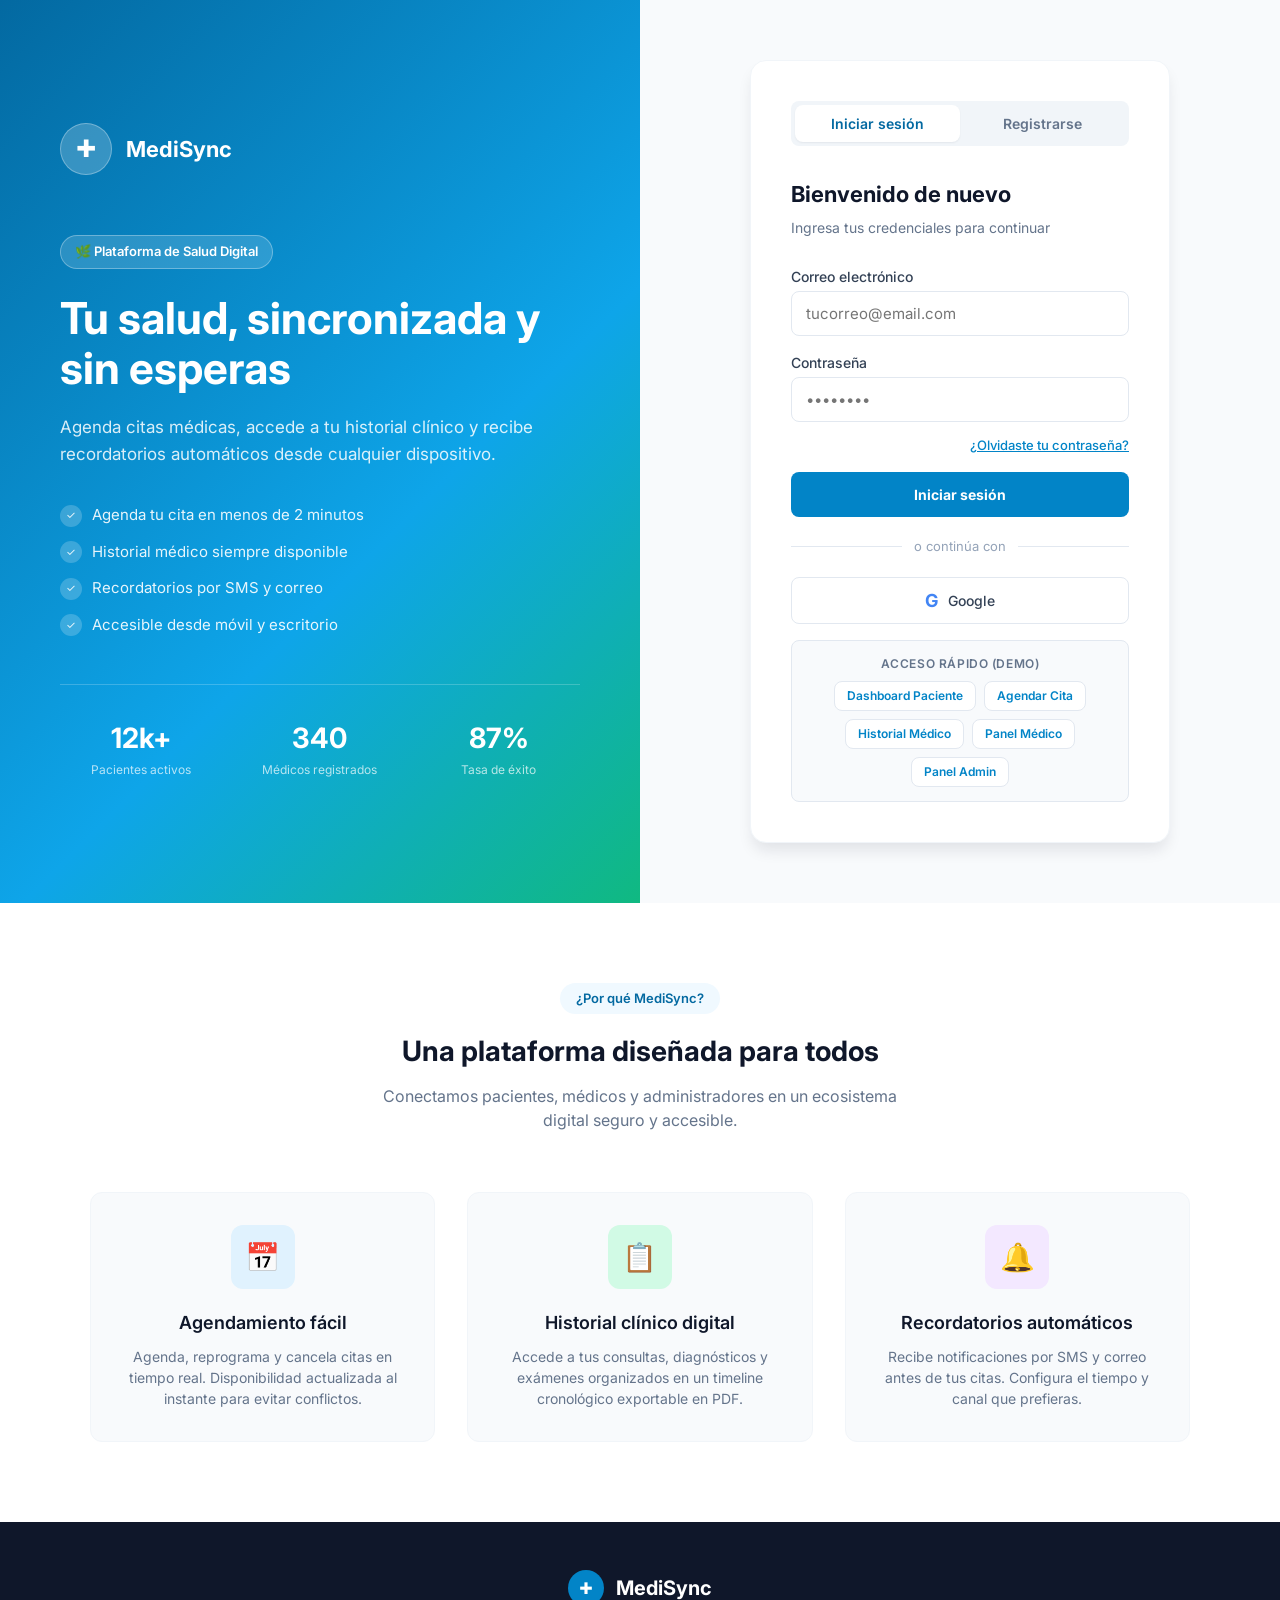
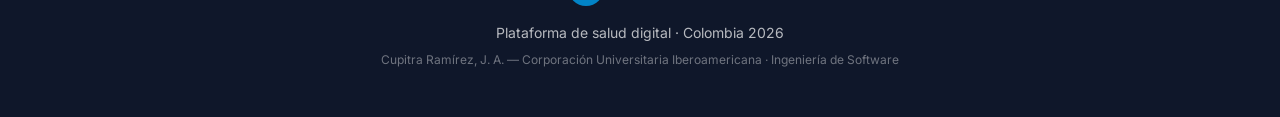
<file: index.html>
<!DOCTYPE html>
<html lang="es">
<head>
  <meta charset="UTF-8" />
  <meta name="viewport" content="width=device-width, initial-scale=1.0" />
  <title>MediSync — Plataforma de Salud Digital</title>
  <link rel="preconnect" href="https://fonts.googleapis.com" />
  <link href="https://fonts.googleapis.com/css2?family=Inter:wght@400;500;600;700&display=swap" rel="stylesheet" />
  <link rel="stylesheet" href="medisync.css" />
  <style>
    body { margin: 0; }
    .hero {
      display: grid;
      grid-template-columns: 1fr 1fr;
      min-height: 100vh;
    }
    .hero-left {
      background: linear-gradient(135deg, var(--primary-700) 0%, var(--primary-500) 60%, var(--secondary-500) 100%);
      display: flex;
      flex-direction: column;
      justify-content: center;
      padding: 80px 60px;
      color: white;
      position: relative;
      overflow: hidden;
    }
    .hero-brand {
      display: flex;
      align-items: center;
      gap: 14px;
      margin-bottom: 60px;
    }
    .hero-logo {
      width: 52px; height: 52px;
      background: rgba(255,255,255,0.2);
      border-radius: var(--radius-full);
      display: flex; align-items: center; justify-content: center;
      font-size: 24px;
      border: 1px solid rgba(255,255,255,0.3);
    }
    .hero-logo-text { font-size: 22px; font-weight: 700; color: white; }
    .hero-badge {
      display: inline-flex;
      align-items: center;
      gap: 6px;
      background: rgba(255,255,255,0.15);
      border: 1px solid rgba(255,255,255,0.3);
      color: white;
      font-size: 13px;
      font-weight: 600;
      padding: 6px 14px;
      border-radius: var(--radius-full);
      margin-bottom: 24px;
    }
    .hero-title { font-size: 44px; font-weight: 700; line-height: 1.15; margin-bottom: 20px; color: white; }
    .hero-subtitle { font-size: 17px; color: rgba(255,255,255,0.85); line-height: 1.6; margin-bottom: 36px; }
    .hero-features { display: flex; flex-direction: column; gap: 14px; }
    .hero-feature { display: flex; align-items: center; gap: 10px; font-size: 15px; color: rgba(255,255,255,0.9); }
    .feature-check {
      width: 22px; height: 22px;
      background: rgba(255,255,255,0.2);
      border-radius: 50%;
      display: flex; align-items: center; justify-content: center;
      font-size: 11px;
      flex-shrink: 0;
    }
    .hero-stats {
      display: grid;
      grid-template-columns: repeat(3, 1fr);
      gap: 16px;
      margin-top: 48px;
      padding-top: 32px;
      border-top: 1px solid rgba(255,255,255,0.2);
    }
    .stat-item { text-align: center; }
    .stat-num { font-size: 28px; font-weight: 700; color: white; }
    .stat-lbl { font-size: 12px; color: rgba(255,255,255,0.7); margin-top: 2px; }
    .hero-right {
      display: flex;
      align-items: center;
      justify-content: center;
      background: var(--gray-50);
      padding: 60px 48px;
    }
    .auth-box {
      background: white;
      border-radius: var(--radius-xl);
      box-shadow: var(--shadow-lg);
      border: 1px solid var(--gray-100);
      padding: 40px;
      width: 100%;
      max-width: 420px;
    }
    .auth-tabs {
      display: flex;
      background: var(--gray-100);
      border-radius: var(--radius-md);
      padding: 4px;
      margin-bottom: 32px;
    }
    .auth-tab {
      flex: 1;
      padding: 10px;
      text-align: center;
      font-size: 14px;
      font-weight: 600;
      border-radius: var(--radius-md);
      color: var(--gray-500);
      cursor: pointer;
      transition: all 150ms;
      background: none;
      border: none;
    }
    .auth-tab.active { background: white; color: var(--primary-700); box-shadow: var(--shadow-sm); }
    .auth-panel { display: none; }
    .auth-panel.active { display: block; }
    .auth-title { font-size: 22px; font-weight: 700; color: var(--gray-900); margin-bottom: 6px; }
    .auth-subtitle { font-size: 14px; color: var(--gray-500); margin-bottom: 28px; }
    .forgot-link { font-size: 13px; color: var(--primary-600); font-weight: 500; text-decoration: underline; cursor: pointer; }
    .divider-or {
      display: flex; align-items: center; gap: var(--space-3);
      color: var(--gray-400); font-size: 13px; margin: 20px 0;
    }
    .divider-or::before, .divider-or::after { content:''; flex:1; height:1px; background:var(--gray-200); }
    .social-btn {
      display: flex; align-items: center; justify-content: center; gap: 10px;
      width: 100%; padding: 12px;
      border: 1.5px solid var(--gray-200); border-radius: var(--radius-md);
      font-size: 14px; font-weight: 500; color: var(--gray-700);
      background: white; cursor: pointer; transition: background 150ms; min-height: 44px;
    }
    .social-btn:hover { background: var(--gray-50); }
    .role-select { display: grid; grid-template-columns: 1fr 1fr; gap: 10px; margin-bottom: 24px; }
    .role-opt {
      border: 1.5px solid var(--gray-200); border-radius: var(--radius-md);
      padding: 14px 12px; text-align: center; cursor: pointer; transition: all 150ms;
    }
    .role-opt:hover { border-color: var(--primary-400); background: var(--primary-50); }
    .role-opt.selected { border-color: var(--primary-600); background: var(--primary-50); }
    .role-icon { font-size: 24px; margin-bottom: 4px; }
    .role-name { font-size: 13px; font-weight: 600; color: var(--gray-700); }
    .terms-check { display: flex; align-items: flex-start; gap: 10px; font-size: 13px; color: var(--gray-600); margin-bottom: 20px; }
    .terms-check input { margin-top: 2px; }
    .features-section { background: white; padding: 80px 60px; }
    .features-header { text-align: center; margin-bottom: 60px; }
    .features-grid { display: grid; grid-template-columns: repeat(3, 1fr); gap: 32px; max-width: 1100px; margin: 0 auto; }
    .feature-card { background: var(--gray-50); border-radius: var(--radius-lg); padding: 32px 28px; text-align: center; border: 1px solid var(--gray-100); }
    .feature-icon { width: 64px; height: 64px; border-radius: var(--radius-lg); display: flex; align-items: center; justify-content: center; font-size: 28px; margin: 0 auto 20px; }
    .fi-blue { background: var(--primary-100); }
    .fi-green { background: var(--secondary-100); }
    .fi-purple { background: #F3E8FF; }
    .footer { background: var(--gray-900); color: rgba(255,255,255,0.7); padding: 48px 60px; text-align: center; }
    .footer-brand { display: flex; align-items: center; justify-content: center; gap: 12px; margin-bottom: 16px; }
    .demo-links { background: var(--gray-50); border: 1px solid var(--gray-200); border-radius: var(--radius-md); padding: 14px; margin-top: 16px; text-align: center; }
    .demo-links p { font-size: 12px; color: var(--gray-500); margin-bottom: 8px; font-weight: 600; text-transform: uppercase; letter-spacing: 0.05em; }
    .demo-links-row { display: flex; justify-content: center; gap: 8px; flex-wrap: wrap; }
    .demo-link { display: inline-block; padding: 5px 12px; background: white; border: 1px solid var(--gray-200); border-radius: var(--radius-md); font-size: 12px; font-weight: 600; color: var(--primary-600); transition: all 100ms; }
    .demo-link:hover { background: var(--primary-50); border-color: var(--primary-400); }
    @media (max-width: 900px) {
      .hero { grid-template-columns: 1fr; }
      .hero-left { padding: 48px 28px; }
      .hero-title { font-size: 30px; }
      .hero-right { padding: 40px 20px; }
      .features-grid { grid-template-columns: 1fr; }
      .features-section { padding: 48px 24px; }
      .footer { padding: 32px 24px; }
    }
  </style>
</head>
<body>
<div>

  <!-- HERO + AUTH -->
  <section class="hero">
    <div class="hero-left">
      <div class="hero-brand">
        <div class="hero-logo">✚</div>
        <span class="hero-logo-text">MediSync</span>
      </div>
      <div>
        <div class="hero-badge">🌿 Plataforma de Salud Digital</div>
        <h1 class="hero-title">Tu salud, sincronizada y sin esperas</h1>
        <p class="hero-subtitle">Agenda citas médicas, accede a tu historial clínico y recibe recordatorios automáticos desde cualquier dispositivo.</p>
        <div class="hero-features">
          <div class="hero-feature"><div class="feature-check">✓</div> Agenda tu cita en menos de 2 minutos</div>
          <div class="hero-feature"><div class="feature-check">✓</div> Historial médico siempre disponible</div>
          <div class="hero-feature"><div class="feature-check">✓</div> Recordatorios por SMS y correo</div>
          <div class="hero-feature"><div class="feature-check">✓</div> Accesible desde móvil y escritorio</div>
        </div>
        <div class="hero-stats">
          <div class="stat-item"><div class="stat-num">12k+</div><div class="stat-lbl">Pacientes activos</div></div>
          <div class="stat-item"><div class="stat-num">340</div><div class="stat-lbl">Médicos registrados</div></div>
          <div class="stat-item"><div class="stat-num">87%</div><div class="stat-lbl">Tasa de éxito</div></div>
        </div>
      </div>
    </div>

    <div class="hero-right">
      <div class="auth-box">
        <div class="auth-tabs">
          <button class="auth-tab active" onclick="switchTab('login')">Iniciar sesión</button>
          <button class="auth-tab" onclick="switchTab('register')">Registrarse</button>
        </div>

        <!-- LOGIN -->
        <div class="auth-panel active" id="panel-login">
          <h2 class="auth-title">Bienvenido de nuevo</h2>
          <p class="auth-subtitle">Ingresa tus credenciales para continuar</p>
          <form onsubmit="handleLogin(event)">
            <div class="flex flex-col gap-4">
              <div class="input-group">
                <label class="input-label" for="login-email">Correo electrónico</label>
                <input class="input" id="login-email" type="email" placeholder="tucorreo@email.com" required />
              </div>
              <div class="input-group">
                <label class="input-label" for="login-pass">Contraseña</label>
                <input class="input" id="login-pass" type="password" placeholder="••••••••" required />
                <div style="text-align:right;margin-top:6px;">
                  <a class="forgot-link" onclick="showForgot()">¿Olvidaste tu contraseña?</a>
                </div>
              </div>
              <button type="submit" class="btn btn-primary btn-full" style="padding:14px;">Iniciar sesión</button>
            </div>
          </form>
          <div class="divider-or">o continúa con</div>
          <button class="social-btn"><span style="font-size:18px;font-weight:700;color:#4285F4;">G</span> Google</button>
          <div class="demo-links">
            <p>Acceso rápido (demo)</p>
            <div class="demo-links-row">
              <a class="demo-link" href="dashboard.html">Dashboard Paciente</a>
              <a class="demo-link" href="agendar.html">Agendar Cita</a>
              <a class="demo-link" href="historial.html">Historial Médico</a>
              <a class="demo-link" href="medico.html">Panel Médico</a>
              <a class="demo-link" href="admin.html">Panel Admin</a>
            </div>
          </div>
        </div>

        <!-- REGISTER -->
        <div class="auth-panel" id="panel-register">
          <h2 class="auth-title">Crear cuenta</h2>
          <p class="auth-subtitle">Selecciona tu rol y completa tus datos</p>
          <div class="role-select">
            <div class="role-opt selected" onclick="selectRole(this)">
              <div class="role-icon">🧑‍⚕️</div>
              <div class="role-name">Paciente</div>
            </div>
            <div class="role-opt" onclick="selectRole(this)">
              <div class="role-icon">👨‍⚕️</div>
              <div class="role-name">Médico</div>
            </div>
          </div>
          <form onsubmit="handleRegister(event)">
            <div class="flex flex-col gap-3">
              <div style="display:grid;grid-template-columns:1fr 1fr;gap:12px;">
                <div class="input-group">
                  <label class="input-label">Nombre</label>
                  <input class="input" type="text" placeholder="Ana" required />
                </div>
                <div class="input-group">
                  <label class="input-label">Apellido</label>
                  <input class="input" type="text" placeholder="Gómez" required />
                </div>
              </div>
              <div class="input-group">
                <label class="input-label">Correo electrónico</label>
                <input class="input" type="email" placeholder="tucorreo@email.com" required />
              </div>
              <div class="input-group">
                <label class="input-label">Contraseña</label>
                <input class="input" type="password" placeholder="Mínimo 8 caracteres" required />
                <span class="input-hint">Al menos 8 caracteres, una mayúscula y un número</span>
              </div>
              <div class="terms-check">
                <input type="checkbox" id="terms" required />
                <label for="terms">Acepto los <a style="color:var(--primary-600)">Términos de uso</a> y la <a style="color:var(--primary-600)">Política de privacidad</a></label>
              </div>
              <button type="submit" class="btn btn-primary btn-full">Crear cuenta gratis</button>
            </div>
          </form>
        </div>
      </div>
    </div>
  </section>

  <!-- FEATURES -->
  <section class="features-section">
    <div class="features-header">
      <div style="display:inline-block;background:var(--primary-50);color:var(--primary-700);font-size:13px;font-weight:600;padding:6px 16px;border-radius:var(--radius-full);margin-bottom:16px;">¿Por qué MediSync?</div>
      <h2 style="font-size:28px;font-weight:700;margin-bottom:12px;">Una plataforma diseñada para todos</h2>
      <p style="color:var(--gray-500);max-width:560px;margin:0 auto;">Conectamos pacientes, médicos y administradores en un ecosistema digital seguro y accesible.</p>
    </div>
    <div class="features-grid">
      <div class="feature-card">
        <div class="feature-icon fi-blue">📅</div>
        <h3 style="font-size:18px;font-weight:600;margin-bottom:10px;">Agendamiento fácil</h3>
        <p style="font-size:14px;color:var(--gray-500);">Agenda, reprograma y cancela citas en tiempo real. Disponibilidad actualizada al instante para evitar conflictos.</p>
      </div>
      <div class="feature-card">
        <div class="feature-icon fi-green">📋</div>
        <h3 style="font-size:18px;font-weight:600;margin-bottom:10px;">Historial clínico digital</h3>
        <p style="font-size:14px;color:var(--gray-500);">Accede a tus consultas, diagnósticos y exámenes organizados en un timeline cronológico exportable en PDF.</p>
      </div>
      <div class="feature-card">
        <div class="feature-icon fi-purple">🔔</div>
        <h3 style="font-size:18px;font-weight:600;margin-bottom:10px;">Recordatorios automáticos</h3>
        <p style="font-size:14px;color:var(--gray-500);">Recibe notificaciones por SMS y correo antes de tus citas. Configura el tiempo y canal que prefieras.</p>
      </div>
    </div>
  </section>

  <!-- FOOTER -->
  <footer class="footer">
    <div class="footer-brand">
      <div style="width:36px;height:36px;background:var(--primary-600);border-radius:50%;display:flex;align-items:center;justify-content:center;color:white;font-weight:700;">✚</div>
      <span style="font-size:20px;font-weight:700;color:white;">MediSync</span>
    </div>
    <p style="margin-bottom:8px;font-size:14px;">Plataforma de salud digital · Colombia 2026</p>
    <p style="font-size:12px;color:rgba(255,255,255,0.4);">Cupitra Ramírez, J. A. — Corporación Universitaria Iberoamericana · Ingeniería de Software</p>
  </footer>
</div>

<div class="toast-container" id="toasts"></div>
<script>
function switchTab(tab) {
  document.querySelectorAll('.auth-tab').forEach((t,i) => {
    t.classList.toggle('active', (tab==='login'&&i===0)||(tab==='register'&&i===1));
  });
  document.getElementById('panel-login').classList.toggle('active', tab==='login');
  document.getElementById('panel-register').classList.toggle('active', tab==='register');
}
function selectRole(el) {
  document.querySelectorAll('.role-opt').forEach(r=>r.classList.remove('selected'));
  el.classList.add('selected');
}
function handleLogin(e) {
  e.preventDefault();
  showToast('Iniciando sesión…', '');
  setTimeout(()=>{ window.location.href='dashboard.html'; }, 800);
}
function handleRegister(e) {
  e.preventDefault();
  showToast('¡Cuenta creada! Redirigiendo…', 'success');
  setTimeout(()=>{ window.location.href='dashboard.html'; }, 1000);
}
function showForgot() {
  showToast('Hemos enviado un enlace de recuperación a tu correo.', '');
}
function showToast(msg, type) {
  const c=document.getElementById('toasts');
  const t=document.createElement('div');
  t.className='toast '+(type||'');
  t.textContent=msg;
  c.appendChild(t);
  setTimeout(()=>t.remove(), 4000);
}
</script>
</body>
</html>
</file>
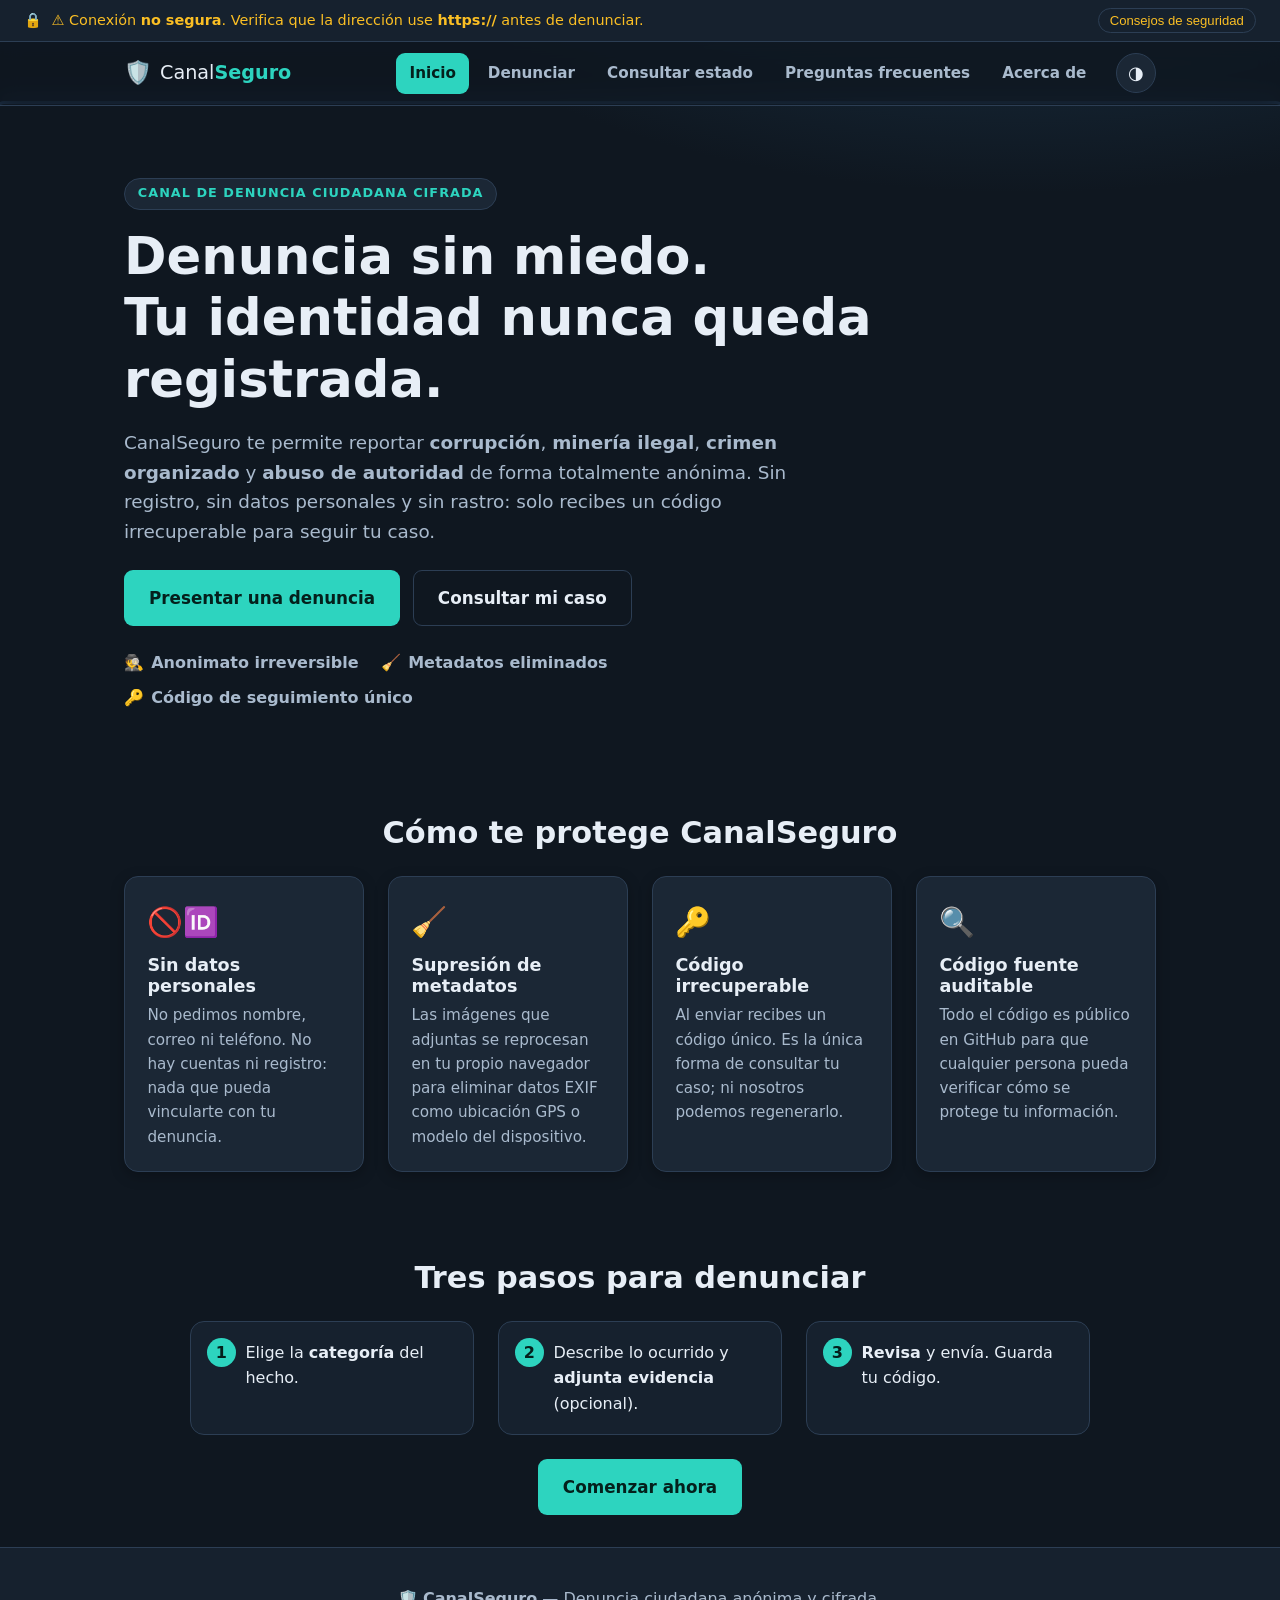
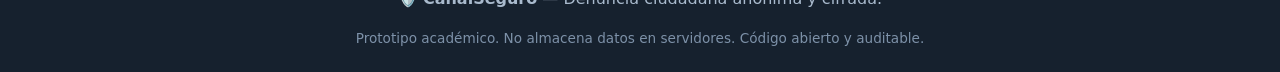
<file: canalseguro/index.html>
<!DOCTYPE html>
<html lang="es">
<head>
  <meta charset="UTF-8" />
  <meta name="viewport" content="width=device-width, initial-scale=1.0" />
  <meta name="description" content="CanalSeguro — canal de denuncia ciudadana anónima y cifrada. Reporta corrupción, minería ilegal, crimen organizado y abuso de autoridad sin revelar tu identidad." />
  <meta name="robots" content="index, follow" />
  <meta name="color-scheme" content="light dark" />
  <title>CanalSeguro — Denuncia ciudadana anónima y segura</title>
  <link rel="preconnect" href="https://fonts.googleapis.com" />
  <link rel="icon" href="data:image/svg+xml,<svg xmlns='http://www.w3.org/2000/svg' viewBox='0 0 100 100'><text y='.9em' font-size='90'>🛡️</text></svg>" />
  <link rel="stylesheet" href="assets/css/styles.css" />
</head>
<body>
  <!-- Salto de accesibilidad para navegación por teclado (HU-008) -->
  <a class="skip-link" href="#main">Saltar al contenido principal</a>

  <!-- Barra de seguridad de la conexión (HU-007) -->
  <div id="security-banner" class="security-banner" role="status" aria-live="polite">
    <span class="security-banner__icon" aria-hidden="true">🔒</span>
    <span id="security-banner__text" class="security-banner__text">Verificando la seguridad de la conexión…</span>
    <button id="security-banner__more" class="security-banner__more" type="button" aria-expanded="false">
      Consejos de seguridad
    </button>
  </div>
  <div id="security-tips" class="security-tips" hidden>
    <ul>
      <li>Para máximo anonimato, accede usando el <strong>Navegador Tor</strong> (torproject.org).</li>
      <li>Verifica que la dirección comience por <strong>https://</strong> y muestre el candado.</li>
      <li>No incluyas tu nombre, teléfono ni datos que permitan identificarte en la descripción.</li>
      <li>Usa una red en la que no puedas ser observado y cierra la sesión al terminar.</li>
    </ul>
  </div>

  <!-- Encabezado / navegación -->
  <header class="site-header">
    <div class="site-header__inner">
      <a class="brand" href="#inicio" data-route="inicio" aria-label="CanalSeguro, ir al inicio">
        <span class="brand__mark" aria-hidden="true">🛡️</span>
        <span class="brand__name">Canal<strong>Seguro</strong></span>
      </a>

      <nav class="main-nav" aria-label="Navegación principal">
        <button class="nav-toggle" id="nav-toggle" type="button" aria-expanded="false" aria-controls="nav-list">
          <span class="nav-toggle__bars" aria-hidden="true"></span>
          <span class="sr-only">Abrir menú</span>
        </button>
        <ul class="nav-list" id="nav-list">
          <li><a href="#inicio" data-route="inicio">Inicio</a></li>
          <li><a href="#denunciar" data-route="denunciar">Denunciar</a></li>
          <li><a href="#consultar" data-route="consultar">Consultar estado</a></li>
          <li><a href="#faq" data-route="faq">Preguntas frecuentes</a></li>
          <li><a href="#acerca" data-route="acerca">Acerca de</a></li>
        </ul>
      </nav>

      <!-- Modo alto contraste (HU-008) -->
      <button id="contrast-toggle" class="contrast-toggle" type="button" aria-pressed="false" title="Activar modo de alto contraste">
        <span aria-hidden="true">◑</span>
        <span class="sr-only">Alternar modo de alto contraste</span>
      </button>
    </div>
  </header>

  <main id="main" tabindex="-1">

    <!-- ===================== INICIO ===================== -->
    <section id="inicio" class="view" data-view="inicio">
      <div class="hero">
        <div class="hero__content">
          <p class="hero__eyebrow">Canal de denuncia ciudadana cifrada</p>
          <h1 class="hero__title">Denuncia sin miedo.<br />Tu identidad nunca queda registrada.</h1>
          <p class="hero__lead">
            CanalSeguro te permite reportar <strong>corrupción</strong>, <strong>minería ilegal</strong>,
            <strong>crimen organizado</strong> y <strong>abuso de autoridad</strong> de forma totalmente anónima.
            Sin registro, sin datos personales y sin rastro: solo recibes un código irrecuperable para
            seguir tu caso.
          </p>
          <div class="hero__actions">
            <a class="btn btn--primary btn--lg" href="#denunciar" data-route="denunciar">Presentar una denuncia</a>
            <a class="btn btn--ghost btn--lg" href="#consultar" data-route="consultar">Consultar mi caso</a>
          </div>
          <ul class="hero__badges" aria-label="Garantías de la plataforma">
            <li><span aria-hidden="true">🕵️</span> Anonimato irreversible</li>
            <li><span aria-hidden="true">🧹</span> Metadatos eliminados</li>
            <li><span aria-hidden="true">🔑</span> Código de seguimiento único</li>
          </ul>
        </div>
      </div>

      <div class="features">
        <h2 class="section-title">Cómo te protege CanalSeguro</h2>
        <div class="features__grid">
          <article class="feature-card">
            <div class="feature-card__icon" aria-hidden="true">🚫🆔</div>
            <h3>Sin datos personales</h3>
            <p>No pedimos nombre, correo ni teléfono. No hay cuentas ni registro: nada que pueda vincularte con tu denuncia.</p>
          </article>
          <article class="feature-card">
            <div class="feature-card__icon" aria-hidden="true">🧹</div>
            <h3>Supresión de metadatos</h3>
            <p>Las imágenes que adjuntas se reprocesan en tu propio navegador para eliminar datos EXIF como ubicación GPS o modelo del dispositivo.</p>
          </article>
          <article class="feature-card">
            <div class="feature-card__icon" aria-hidden="true">🔑</div>
            <h3>Código irrecuperable</h3>
            <p>Al enviar recibes un código único. Es la única forma de consultar tu caso; ni nosotros podemos regenerarlo.</p>
          </article>
          <article class="feature-card">
            <div class="feature-card__icon" aria-hidden="true">🔍</div>
            <h3>Código fuente auditable</h3>
            <p>Todo el código es público en GitHub para que cualquier persona pueda verificar cómo se protege tu información.</p>
          </article>
        </div>
      </div>

      <div class="steps">
        <h2 class="section-title">Tres pasos para denunciar</h2>
        <ol class="steps__list">
          <li><span class="steps__num">1</span> Elige la <strong>categoría</strong> del hecho.</li>
          <li><span class="steps__num">2</span> Describe lo ocurrido y <strong>adjunta evidencia</strong> (opcional).</li>
          <li><span class="steps__num">3</span> <strong>Revisa</strong> y envía. Guarda tu código.</li>
        </ol>
        <a class="btn btn--primary btn--lg" href="#denunciar" data-route="denunciar">Comenzar ahora</a>
      </div>
    </section>

    <!-- ===================== DENUNCIAR ===================== -->
    <section id="denunciar" class="view" data-view="denunciar" hidden>
      <div class="container container--narrow">
        <h1 class="page-title">Presentar una denuncia</h1>

        <!-- Indicador de pasos -->
        <ol class="stepper" id="stepper" aria-label="Progreso del formulario">
          <li class="stepper__item is-active" data-step="1"><span class="stepper__dot">1</span> Categoría</li>
          <li class="stepper__item" data-step="2"><span class="stepper__dot">2</span> Descripción</li>
          <li class="stepper__item" data-step="3"><span class="stepper__dot">3</span> Revisión</li>
        </ol>

        <form id="report-form" novalidate>
          <!-- Paso 1: categoría (HU-001) -->
          <fieldset class="form-step is-active" data-step="1">
            <legend class="form-step__legend">¿Qué tipo de irregularidad quieres reportar?</legend>
            <div class="category-grid" role="radiogroup" aria-label="Categoría de la denuncia">
              <label class="category-option">
                <input type="radio" name="categoria" value="Corrupción" required />
                <span class="category-option__box">
                  <span class="category-option__icon" aria-hidden="true">💰</span>
                  <span class="category-option__label">Corrupción</span>
                  <span class="category-option__desc">Soborno, peculado, contratación irregular</span>
                </span>
              </label>
              <label class="category-option">
                <input type="radio" name="categoria" value="Minería ilegal" />
                <span class="category-option__box">
                  <span class="category-option__icon" aria-hidden="true">⛏️</span>
                  <span class="category-option__label">Minería ilegal</span>
                  <span class="category-option__desc">Explotación sin licencia, daño ambiental</span>
                </span>
              </label>
              <label class="category-option">
                <input type="radio" name="categoria" value="Crimen organizado" />
                <span class="category-option__box">
                  <span class="category-option__icon" aria-hidden="true">🚨</span>
                  <span class="category-option__label">Crimen organizado</span>
                  <span class="category-option__desc">Extorsión, tráfico, estructuras armadas</span>
                </span>
              </label>
              <label class="category-option">
                <input type="radio" name="categoria" value="Abuso de autoridad" />
                <span class="category-option__box">
                  <span class="category-option__icon" aria-hidden="true">👮</span>
                  <span class="category-option__label">Abuso de autoridad</span>
                  <span class="category-option__desc">Uso indebido de la fuerza o del cargo</span>
                </span>
              </label>
            </div>
            <p class="field-error" id="error-categoria" role="alert" hidden>Selecciona una categoría para continuar.</p>
            <div class="form-nav">
              <span></span>
              <button type="button" class="btn btn--primary" data-action="next">Continuar</button>
            </div>
          </fieldset>

          <!-- Paso 2: descripción + evidencia (HU-002) -->
          <fieldset class="form-step" data-step="2" hidden>
            <legend class="form-step__legend">Describe los hechos</legend>

            <label class="field-label" for="descripcion">Descripción de la denuncia</label>
            <p class="field-hint">Cuenta qué ocurrió, dónde y cuándo. <strong>No incluyas tu nombre ni datos que te identifiquen.</strong></p>
            <textarea id="descripcion" name="descripcion" rows="8" minlength="30" required
              placeholder="Ej.: En el municipio de… se observó que…"></textarea>
            <div class="field-meta">
              <span id="desc-count" class="char-count">0 caracteres</span>
              <span class="field-hint">Mínimo 30 caracteres</span>
            </div>
            <p class="field-error" id="error-descripcion" role="alert" hidden>La descripción debe tener al menos 30 caracteres.</p>

            <label class="field-label" for="ubicacion">Ubicación aproximada (opcional)</label>
            <input type="text" id="ubicacion" name="ubicacion" placeholder="Departamento / municipio / zona" autocomplete="off" />

            <label class="field-label" id="evidencia-label">Evidencia adjunta (opcional)</label>
            <p class="field-hint">
              Las imágenes se procesan en tu navegador para <strong>eliminar metadatos</strong> (ubicación GPS, dispositivo). Máximo 25&nbsp;MB por archivo.
            </p>
            <div id="dropzone" class="dropzone" tabindex="0" role="button"
                 aria-labelledby="evidencia-label" aria-describedby="dropzone-help">
              <input type="file" id="file-input" multiple
                     accept="image/*,application/pdf,.doc,.docx,.txt,.mp3,.mp4,.m4a" hidden />
              <span class="dropzone__icon" aria-hidden="true">📎</span>
              <span id="dropzone-help" class="dropzone__text">
                Arrastra archivos aquí o <span class="dropzone__link">selecciona desde tu dispositivo</span>
              </span>
            </div>
            <p class="field-error" id="error-file" role="alert" hidden></p>
            <ul id="file-list" class="file-list" aria-live="polite"></ul>

            <div class="form-nav">
              <button type="button" class="btn btn--ghost" data-action="prev">Atrás</button>
              <button type="button" class="btn btn--primary" data-action="next">Continuar</button>
            </div>
          </fieldset>

          <!-- Paso 3: revisión (HU-005) -->
          <fieldset class="form-step" data-step="3" hidden>
            <legend class="form-step__legend">Revisa antes de enviar</legend>
            <p class="review-warning" role="note">
              ⚠️ Una vez enviada, <strong>no podrás modificar la denuncia</strong>. Revisa que todo sea correcto.
            </p>

            <dl class="review">
              <div class="review__row">
                <dt>Categoría</dt>
                <dd id="review-categoria">—</dd>
              </div>
              <div class="review__row">
                <dt>Descripción</dt>
                <dd id="review-descripcion" class="review__desc">—</dd>
              </div>
              <div class="review__row">
                <dt>Ubicación</dt>
                <dd id="review-ubicacion">—</dd>
              </div>
              <div class="review__row">
                <dt>Evidencia</dt>
                <dd id="review-evidencia">Sin archivos</dd>
              </div>
            </dl>

            <label class="checkbox">
              <input type="checkbox" id="confirma" name="confirma" required />
              <span>Entiendo que la denuncia es anónima e irreversible y que el código de seguimiento es la única forma de consultarla.</span>
            </label>
            <p class="field-error" id="error-confirma" role="alert" hidden>Debes confirmar para poder enviar.</p>

            <div class="form-nav">
              <button type="button" class="btn btn--ghost" data-action="prev">Atrás</button>
              <button type="submit" class="btn btn--primary" id="submit-btn">Enviar denuncia</button>
            </div>
          </fieldset>
        </form>

        <!-- Confirmación (HU-003) -->
        <div id="confirmation" class="confirmation" hidden>
          <div class="confirmation__icon" aria-hidden="true">✅</div>
          <h2>Denuncia recibida</h2>
          <p>Tu denuncia se registró de forma anónima. Guarda este código en un lugar seguro:
            es la <strong>única</strong> manera de consultar el estado de tu caso y <strong>no se puede recuperar</strong>.</p>
          <div class="tracking-code" role="group" aria-label="Código de seguimiento">
            <code id="tracking-code">—</code>
            <button type="button" id="copy-code" class="btn btn--primary">Copiar código</button>
          </div>
          <p id="copy-feedback" class="copy-feedback" role="status" aria-live="polite"></p>
          <p class="confirmation__hint">⚠️ Si pierdes este código, no podrás dar seguimiento a tu denuncia.</p>
          <div class="confirmation__actions">
            <a class="btn btn--ghost" href="#consultar" data-route="consultar">Consultar estado</a>
            <button type="button" class="btn btn--ghost" id="new-report">Presentar otra denuncia</button>
          </div>
        </div>
      </div>
    </section>

    <!-- ===================== CONSULTAR ===================== -->
    <section id="consultar" class="view" data-view="consultar" hidden>
      <div class="container container--narrow">
        <h1 class="page-title">Consultar estado de una denuncia</h1>
        <p class="page-lead">Ingresa el código de seguimiento que recibiste al enviar tu denuncia.</p>

        <form id="track-form" class="track-form" novalidate>
          <label class="field-label" for="track-input">Código de seguimiento</label>
          <input type="text" id="track-input" name="codigo" placeholder="CS-XXXX-XXXX-XXXX"
                 autocomplete="off" spellcheck="false" inputmode="text" />
          <button type="submit" class="btn btn--primary">Consultar</button>
        </form>

        <div id="track-result" class="track-result" aria-live="polite"></div>
      </div>
    </section>

    <!-- ===================== FAQ ===================== -->
    <section id="faq" class="view" data-view="faq" hidden>
      <div class="container container--narrow">
        <h1 class="page-title">Preguntas frecuentes</h1>
        <div class="accordion" id="accordion">
          <div class="accordion__item">
            <h2>
              <button class="accordion__trigger" type="button" aria-expanded="false" aria-controls="faq-1">
                ¿Realmente es anónimo? <span class="accordion__icon" aria-hidden="true">+</span>
              </button>
            </h2>
            <div class="accordion__panel" id="faq-1" hidden>
              <p>Sí. CanalSeguro no solicita ningún dato personal ni crea cuentas. No registramos nombres,
                correos ni teléfonos. Para reforzar el anonimato a nivel de red, recomendamos usar el Navegador Tor.</p>
            </div>
          </div>
          <div class="accordion__item">
            <h2>
              <button class="accordion__trigger" type="button" aria-expanded="false" aria-controls="faq-2">
                ¿Qué pasa con los metadatos de mis archivos? <span class="accordion__icon" aria-hidden="true">+</span>
              </button>
            </h2>
            <div class="accordion__panel" id="faq-2" hidden>
              <p>Las imágenes se reprocesan en tu propio navegador antes de cualquier envío, lo que elimina
                metadatos EXIF como la ubicación GPS, la fecha y el modelo del dispositivo. Aun así, te
                recomendamos revisar que el contenido visible no te identifique.</p>
            </div>
          </div>
          <div class="accordion__item">
            <h2>
              <button class="accordion__trigger" type="button" aria-expanded="false" aria-controls="faq-3">
                Perdí mi código de seguimiento, ¿pueden recuperarlo? <span class="accordion__icon" aria-hidden="true">+</span>
              </button>
            </h2>
            <div class="accordion__panel" id="faq-3" hidden>
              <p>No. El código es irrecuperable por diseño: esa es precisamente la garantía de que nadie
                —ni siquiera el equipo— puede vincular una denuncia con una persona. Si lo pierdes, deberás
                presentar una nueva denuncia.</p>
            </div>
          </div>
          <div class="accordion__item">
            <h2>
              <button class="accordion__trigger" type="button" aria-expanded="false" aria-controls="faq-4">
                ¿Quién está detrás de CanalSeguro? <span class="accordion__icon" aria-hidden="true">+</span>
              </button>
            </h2>
            <div class="accordion__panel" id="faq-4" hidden>
              <p>Es un prototipo académico inspirado en plataformas de denuncia segura como SecureDrop y
                GlobaLeaks. Su código fuente es público y auditable en GitHub.</p>
            </div>
          </div>
          <div class="accordion__item">
            <h2>
              <button class="accordion__trigger" type="button" aria-expanded="false" aria-controls="faq-5">
                ¿Cómo me protejo mejor al denunciar? <span class="accordion__icon" aria-hidden="true">+</span>
              </button>
            </h2>
            <div class="accordion__panel" id="faq-5" hidden>
              <p>Usa el Navegador Tor, conéctate desde una red donde no puedas ser observado, no incluyas
                datos que te identifiquen en la descripción y guarda tu código de seguimiento en un lugar seguro.</p>
            </div>
          </div>
        </div>
      </div>
    </section>

    <!-- ===================== ACERCA ===================== -->
    <section id="acerca" class="view" data-view="acerca" hidden>
      <div class="container container--narrow">
        <h1 class="page-title">Acerca de CanalSeguro</h1>
        <p class="page-lead">
          CanalSeguro es un prototipo de canal de denuncia ciudadana cifrada que busca eliminar las
          barreras de confianza que disuaden el reporte de irregularidades en contextos de alto riesgo.
        </p>

        <h2 class="section-title section-title--left">Principios</h2>
        <ul class="principles">
          <li><strong>Anonimato total e irreversible:</strong> ausencia de datos de identificación.</li>
          <li><strong>Confidencialidad de la evidencia:</strong> supresión de metadatos en los archivos.</li>
          <li><strong>Seguimiento sin identidad:</strong> código único e irrecuperable.</li>
          <li><strong>Transparencia:</strong> código fuente público para auditoría independiente.</li>
          <li><strong>Accesibilidad:</strong> interfaz clara, responsiva y con modo de alto contraste.</li>
        </ul>

        <div class="notice notice--info">
          <strong>Aviso sobre el prototipo.</strong> Esta es una demostración funcional desarrollada con
          fines académicos. El cifrado del lado del servidor y la recepción real de denuncias forman parte
          del backlog del proyecto; en esta versión las denuncias se guardan únicamente en el
          almacenamiento local de tu navegador para demostrar el flujo de extremo a extremo.
        </div>

        <h2 class="section-title section-title--left">Proyecto y metodología</h2>
        <p class="page-lead">
          Desarrollado de forma individual aplicando un enfoque ágil <strong>Kanban</strong> (con prácticas
          puntuales de Scrum) para la asignatura Diseño de Aplicaciones Web. El trabajo se gestionó con un
          tablero Kanban con límites de WIP, una bitácora diaria reflejada en los commits y seguimiento de
          incidencias mediante GitHub Issues.
        </p>
        <p class="page-lead">
          Código fuente: <a id="repo-link" href="https://github.com/josecr666/canalseguro" rel="noopener">github.com/josecr666/canalseguro</a>
        </p>
      </div>
    </section>
  </main>

  <footer class="site-footer">
    <div class="site-footer__inner">
      <p>🛡️ <strong>CanalSeguro</strong> — Denuncia ciudadana anónima y cifrada.</p>
      <p class="site-footer__small">Prototipo académico. No almacena datos en servidores. Código abierto y auditable.</p>
    </div>
  </footer>

  <script src="assets/js/app.js" defer></script>
</body>
</html>
</file>
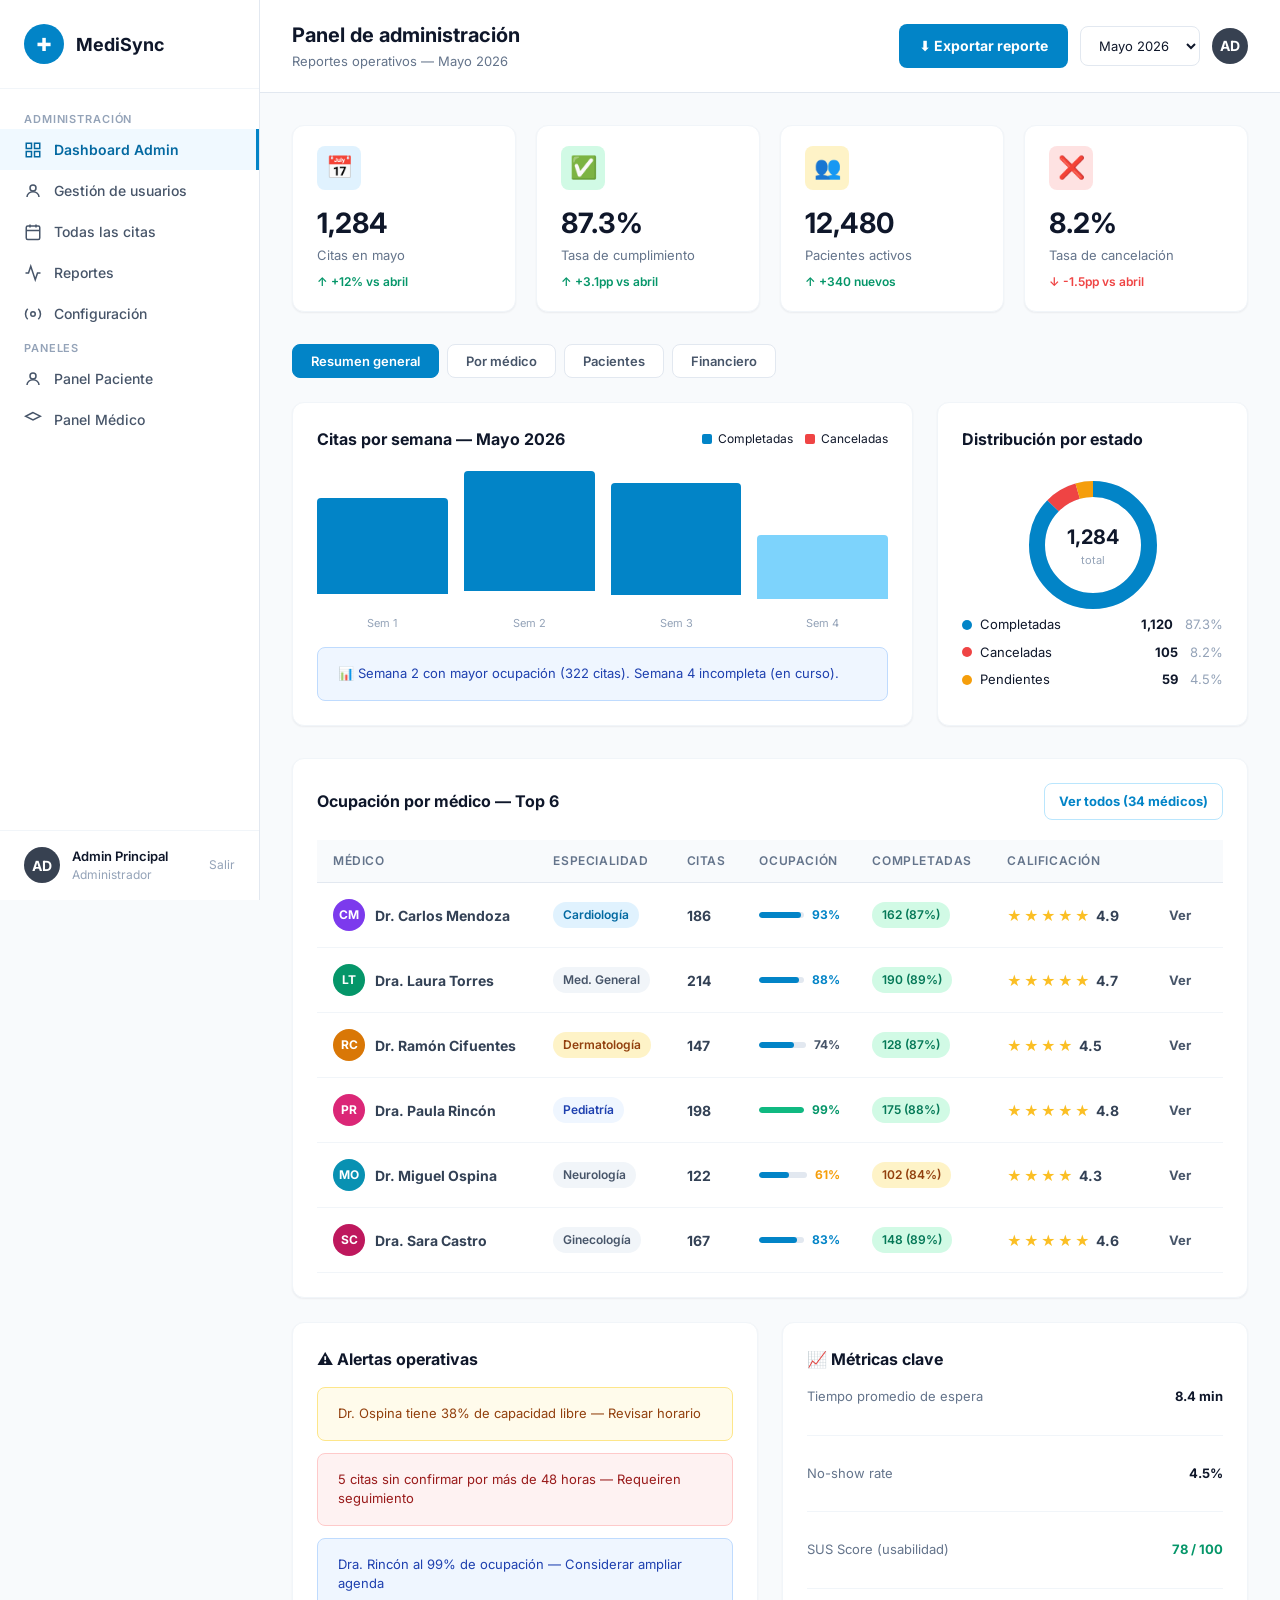
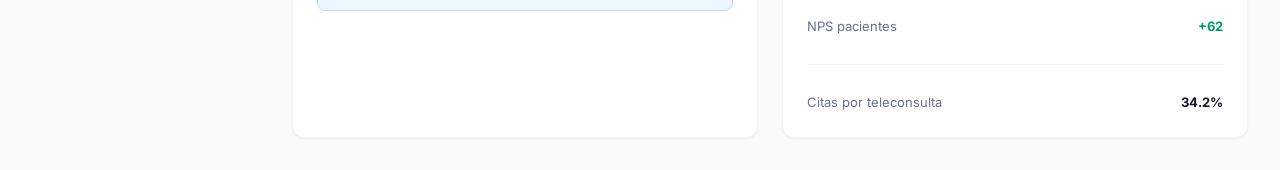
<file: admin.html>
<!DOCTYPE html>
<html lang="es">
<head>
  <meta charset="UTF-8" />
  <meta name="viewport" content="width=device-width, initial-scale=1.0" />
  <title>MediSync — Panel de Administración</title>
  <link rel="preconnect" href="https://fonts.googleapis.com" />
  <link href="https://fonts.googleapis.com/css2?family=Inter:wght@400;500;600;700&display=swap" rel="stylesheet" />
  <link rel="stylesheet" href="medisync.css" />
  <style>
    .admin-kpis { display: grid; grid-template-columns: repeat(4,1fr); gap: var(--space-5); margin-bottom: var(--space-8); }
    .chart-section { display: grid; grid-template-columns: 2fr 1fr; gap: var(--space-6); margin-bottom: var(--space-8); }
    .donut-wrap { width: 140px; height: 140px; position: relative; margin: 0 auto; }
    .donut-svg { transform: rotate(-90deg); }
    .donut-center { position: absolute; inset: 0; display: flex; flex-direction: column; align-items: center; justify-content: center; font-size: 20px; font-weight: 700; color: var(--gray-900); }
    .donut-center small { font-size: 11px; color: var(--gray-400); font-weight: 400; }
    .legend-item { display: flex; align-items: center; gap: 8px; font-size: 13px; }
    .legend-dot { width: 10px; height: 10px; border-radius: 50%; flex-shrink: 0; }
    .bar-row { display: flex; align-items: center; gap: var(--space-4); font-size: 13px; padding: 8px 0; border-bottom: 1px solid var(--gray-100); }
    .bar-name { width: 160px; font-weight: 500; flex-shrink: 0; }
    .bar-track { flex: 1; height: 8px; background: var(--gray-100); border-radius: var(--radius-full); overflow: hidden; }
    .bar-fill { height: 100%; background: var(--primary-500); border-radius: var(--radius-full); transition: width 300ms; }
    .bar-count { width: 40px; text-align: right; font-weight: 700; color: var(--gray-700); flex-shrink: 0; }
    .bar-rate { width: 50px; text-align: right; font-size: 12px; color: var(--gray-400); flex-shrink: 0; }
    .admin-tabs { display: flex; gap: var(--space-2); margin-bottom: var(--space-6); flex-wrap: wrap; }
    .admin-tab { padding: 8px 18px; font-size: 13px; font-weight: 600; border-radius: var(--radius-md); cursor: pointer; background: white; border: 1.5px solid var(--gray-200); color: var(--gray-600); transition: all 100ms; }
    .admin-tab.active { background: var(--primary-600); border-color: var(--primary-600); color: white; }
    .month-chart { height: 140px; display: flex; align-items: flex-end; gap: 4px; }
    .month-bar { flex: 1; border-radius: 4px 4px 0 0; background: var(--primary-200); transition: background 150ms; cursor: pointer; position: relative; }
    .month-bar:hover { background: var(--primary-500); }
    .month-bar.selected { background: var(--primary-600); }
    .month-bar .bar-tooltip { display: none; position: absolute; top: -28px; left: 50%; transform: translateX(-50%); background: var(--gray-900); color: white; font-size: 11px; padding: 3px 8px; border-radius: 4px; white-space: nowrap; }
    .month-bar:hover .bar-tooltip { display: block; }
    @media (max-width: 1100px) { .admin-kpis { grid-template-columns: repeat(2,1fr); } .chart-section { grid-template-columns: 1fr; } }
    @media (max-width: 700px) { .admin-kpis { grid-template-columns: 1fr 1fr; } }
  </style>
</head>
<body>
<div class="layout">

  <!-- SIDEBAR -->
  <aside class="sidebar" role="navigation">
    <div class="sidebar-logo">
      <div class="logo-icon">✚</div>
      <span class="logo-text">MediSync</span>
    </div>
    <nav class="sidebar-nav">
      <span class="nav-section-title">Administración</span>
      <a class="nav-link active" href="admin.html" aria-current="page">
        <svg viewBox="0 0 24 24" fill="none" stroke="currentColor" stroke-width="2"><rect x="3" y="3" width="7" height="7"/><rect x="14" y="3" width="7" height="7"/><rect x="3" y="14" width="7" height="7"/><rect x="14" y="14" width="7" height="7"/></svg>
        Dashboard Admin
      </a>
      <a class="nav-link" href="#">
        <svg viewBox="0 0 24 24" fill="none" stroke="currentColor" stroke-width="2"><circle cx="12" cy="8" r="4"/><path d="M4 20c0-4 3.6-7 8-7s8 3 8 7"/></svg>
        Gestión de usuarios
      </a>
      <a class="nav-link" href="#">
        <svg viewBox="0 0 24 24" fill="none" stroke="currentColor" stroke-width="2"><rect x="3" y="4" width="18" height="18" rx="2"/><path d="M16 2v4M8 2v4M3 10h18"/></svg>
        Todas las citas
      </a>
      <a class="nav-link" href="#">
        <svg viewBox="0 0 24 24" fill="none" stroke="currentColor" stroke-width="2"><polyline points="22 12 18 12 15 21 9 3 6 12 2 12"/></svg>
        Reportes
      </a>
      <a class="nav-link" href="#">
        <svg viewBox="0 0 24 24" fill="none" stroke="currentColor" stroke-width="2"><circle cx="12" cy="12" r="3"/><path d="M19.07 4.93a10 10 0 010 14.14M4.93 4.93a10 10 0 000 14.14"/></svg>
        Configuración
      </a>
      <span class="nav-section-title">Paneles</span>
      <a class="nav-link" href="dashboard.html">
        <svg viewBox="0 0 24 24" fill="none" stroke="currentColor" stroke-width="2"><circle cx="12" cy="8" r="4"/><path d="M4 20c0-4 3.6-7 8-7s8 3 8 7"/></svg>
        Panel Paciente
      </a>
      <a class="nav-link" href="medico.html">
        <svg viewBox="0 0 24 24" fill="none" stroke="currentColor" stroke-width="2"><path d="M12 2L2 7l10 5 10-5-10-5z"/></svg>
        Panel Médico
      </a>
    </nav>
    <div class="sidebar-user">
      <div class="avatar" style="background:#374151;">AD</div>
      <div>
        <div style="font-size:13px;font-weight:600;color:var(--gray-900);">Admin Principal</div>
        <div style="font-size:12px;color:var(--gray-400);">Administrador</div>
      </div>
      <a href="index.html" style="margin-left:auto;color:var(--gray-400);font-size:12px;">Salir</a>
    </div>
  </aside>

  <main class="main-content">
    <header class="page-header">
      <div>
        <h1 style="font-size:20px;font-weight:700;">Panel de administración</h1>
        <p style="font-size:13px;color:var(--gray-500);margin-top:2px;">Reportes operativos — Mayo 2026</p>
      </div>
      <div class="flex items-center gap-3">
        <button class="btn btn-primary" onclick="showToast('Generando reporte Excel…','')">⬇ Exportar reporte</button>
        <select class="input" style="width:auto;min-height:40px;padding:8px 14px;font-size:13px;">
          <option>Mayo 2026</option><option>Abril 2026</option><option>Q1 2026</option>
        </select>
        <div class="avatar" style="background:#374151;">AD</div>
      </div>
    </header>

    <div class="page-body">

      <!-- KPIs EJECUTIVOS -->
      <div class="admin-kpis">
        <div class="kpi-card">
          <div class="kpi-icon" style="background:var(--primary-100);">📅</div>
          <div class="kpi-value">1,284</div>
          <div class="kpi-label">Citas en mayo</div>
          <div class="kpi-trend trend-up">↑ +12% vs abril</div>
        </div>
        <div class="kpi-card">
          <div class="kpi-icon" style="background:var(--secondary-100);">✅</div>
          <div class="kpi-value">87.3%</div>
          <div class="kpi-label">Tasa de cumplimiento</div>
          <div class="kpi-trend trend-up">↑ +3.1pp vs abril</div>
        </div>
        <div class="kpi-card">
          <div class="kpi-icon" style="background:#FEF3C7;">👥</div>
          <div class="kpi-value">12,480</div>
          <div class="kpi-label">Pacientes activos</div>
          <div class="kpi-trend trend-up">↑ +340 nuevos</div>
        </div>
        <div class="kpi-card">
          <div class="kpi-icon" style="background:#FEE2E2;">❌</div>
          <div class="kpi-value">8.2%</div>
          <div class="kpi-label">Tasa de cancelación</div>
          <div class="kpi-trend trend-down">↓ -1.5pp vs abril</div>
        </div>
      </div>

      <!-- TABS -->
      <div class="admin-tabs">
        <button class="admin-tab active" onclick="setAdminTab(this,'general')">Resumen general</button>
        <button class="admin-tab" onclick="setAdminTab(this,'medicos')">Por médico</button>
        <button class="admin-tab" onclick="setAdminTab(this,'pacientes')">Pacientes</button>
        <button class="admin-tab" onclick="setAdminTab(this,'financiero')">Financiero</button>
      </div>

      <!-- TAB: GENERAL -->
      <div id="tab-general">
        <div class="chart-section">
          <!-- GRÁFICO DE BARRAS MENSUAL -->
          <div class="card">
            <div class="section-header mb-6">
              <h3 class="section-title">Citas por semana — Mayo 2026</h3>
              <div style="display:flex;gap:12px;">
                <div style="display:flex;align-items:center;gap:6px;font-size:12px;"><div style="width:10px;height:10px;background:var(--primary-600);border-radius:2px;"></div>Completadas</div>
                <div style="display:flex;align-items:center;gap:6px;font-size:12px;"><div style="width:10px;height:10px;background:var(--error-500);border-radius:2px;"></div>Canceladas</div>
              </div>
            </div>
            <div style="display:flex;align-items:flex-end;gap:var(--space-4);height:160px;margin-bottom:8px;">
              <div style="flex:1;display:flex;flex-direction:column;align-items:center;gap:4px;height:100%;justify-content:flex-end;">
                <div style="width:100%;background:var(--primary-600);border-radius:4px 4px 0 0;height:60%;position:relative;">
                  <div class="bar-tooltip" style="display:none;">293 citas</div>
                </div>
                <div style="width:100%;background:var(--error-200);border-radius:4px 4px 0 0;height:8%;"></div>
                <span style="font-size:11px;color:var(--gray-400);">Sem 1</span>
              </div>
              <div style="flex:1;display:flex;flex-direction:column;align-items:center;gap:4px;height:100%;justify-content:flex-end;">
                <div style="width:100%;background:var(--primary-600);border-radius:4px 4px 0 0;height:80%;"></div>
                <div style="width:100%;background:var(--error-200);border-radius:4px 4px 0 0;height:10%;"></div>
                <span style="font-size:11px;color:var(--gray-400);">Sem 2</span>
              </div>
              <div style="flex:1;display:flex;flex-direction:column;align-items:center;gap:4px;height:100%;justify-content:flex-end;">
                <div style="width:100%;background:var(--primary-600);border-radius:4px 4px 0 0;height:70%;"></div>
                <div style="width:100%;background:var(--error-200);border-radius:4px 4px 0 0;height:7%;"></div>
                <span style="font-size:11px;color:var(--gray-400);">Sem 3</span>
              </div>
              <div style="flex:1;display:flex;flex-direction:column;align-items:center;gap:4px;height:100%;justify-content:flex-end;">
                <div style="width:100%;background:var(--primary-300);border-radius:4px 4px 0 0;height:40%;"></div>
                <div style="width:100%;background:var(--error-100);border-radius:4px 4px 0 0;height:5%;"></div>
                <span style="font-size:11px;color:var(--gray-400);">Sem 4</span>
              </div>
            </div>
            <div class="alert alert-info" style="font-size:13px;margin-top:var(--space-4);">
              📊 Semana 2 con mayor ocupación (322 citas). Semana 4 incompleta (en curso).
            </div>
          </div>

          <!-- DONUT -->
          <div class="card">
            <h3 class="section-title mb-6">Distribución por estado</h3>
            <div class="donut-wrap mb-5">
              <svg class="donut-svg" viewBox="0 0 140 140" width="140" height="140">
                <!-- Total 1284, completadas 1120 (87.3%), canceladas 105 (8.2%), pendientes 59 (4.5%) -->
                <circle cx="70" cy="70" r="56" fill="none" stroke="#e2e8f0" stroke-width="16"/>
                <!-- Completadas: 87.3% → stroke-dasharray = 87.3% of 2πr (351.68) = 306.9 -->
                <circle cx="70" cy="70" r="56" fill="none" stroke="#0284C7" stroke-width="16"
                  stroke-dasharray="306.9 351.68" stroke-dashoffset="0"/>
                <!-- Canceladas: 8.2% = 28.8 -->
                <circle cx="70" cy="70" r="56" fill="none" stroke="#EF4444" stroke-width="16"
                  stroke-dasharray="28.8 351.68" stroke-dashoffset="-306.9"/>
                <!-- Pendientes: 4.5% = 15.8 -->
                <circle cx="70" cy="70" r="56" fill="none" stroke="#F59E0B" stroke-width="16"
                  stroke-dasharray="15.8 351.68" stroke-dashoffset="-335.7"/>
              </svg>
              <div class="donut-center">
                <span>1,284</span>
                <small>total</small>
              </div>
            </div>
            <div class="flex flex-col gap-2">
              <div class="legend-item"><div class="legend-dot" style="background:#0284C7;"></div><span style="flex:1;">Completadas</span><strong>1,120</strong><span style="color:var(--gray-400);margin-left:4px;">87.3%</span></div>
              <div class="legend-item"><div class="legend-dot" style="background:#EF4444;"></div><span style="flex:1;">Canceladas</span><strong>105</strong><span style="color:var(--gray-400);margin-left:4px;">8.2%</span></div>
              <div class="legend-item"><div class="legend-dot" style="background:#F59E0B;"></div><span style="flex:1;">Pendientes</span><strong>59</strong><span style="color:var(--gray-400);margin-left:4px;">4.5%</span></div>
            </div>
          </div>
        </div>

        <!-- TABLA POR MÉDICO -->
        <div class="card">
          <div class="section-header mb-5">
            <h3 class="section-title">Ocupación por médico — Top 6</h3>
            <a href="#" class="btn btn-secondary btn-sm">Ver todos (34 médicos)</a>
          </div>
          <div class="table-wrap">
            <table>
              <thead>
                <tr>
                  <th>Médico</th>
                  <th>Especialidad</th>
                  <th>Citas</th>
                  <th>Ocupación</th>
                  <th>Completadas</th>
                  <th>Calificación</th>
                  <th></th>
                </tr>
              </thead>
              <tbody>
                <tr>
                  <td><div style="display:flex;align-items:center;gap:10px;"><div class="avatar" style="background:#7C3AED;width:32px;height:32px;font-size:12px;">CM</div><strong>Dr. Carlos Mendoza</strong></div></td>
                  <td><span class="badge badge-primary">Cardiología</span></td>
                  <td><strong>186</strong></td>
                  <td>
                    <div style="display:flex;align-items:center;gap:8px;">
                      <div class="progress-bar" style="flex:1;"><div class="progress-fill" style="width:93%;"></div></div>
                      <span style="font-size:12px;font-weight:700;color:var(--primary-600);">93%</span>
                    </div>
                  </td>
                  <td><span class="badge badge-success">162 (87%)</span></td>
                  <td><span class="stars">★★★★★</span> <strong>4.9</strong></td>
                  <td><button class="btn btn-ghost btn-sm">Ver</button></td>
                </tr>
                <tr>
                  <td><div style="display:flex;align-items:center;gap:10px;"><div class="avatar" style="background:#059669;width:32px;height:32px;font-size:12px;">LT</div><strong>Dra. Laura Torres</strong></div></td>
                  <td><span class="badge badge-gray">Med. General</span></td>
                  <td><strong>214</strong></td>
                  <td>
                    <div style="display:flex;align-items:center;gap:8px;">
                      <div class="progress-bar" style="flex:1;"><div class="progress-fill" style="width:88%;"></div></div>
                      <span style="font-size:12px;font-weight:700;color:var(--primary-600);">88%</span>
                    </div>
                  </td>
                  <td><span class="badge badge-success">190 (89%)</span></td>
                  <td><span class="stars">★★★★★</span> <strong>4.7</strong></td>
                  <td><button class="btn btn-ghost btn-sm">Ver</button></td>
                </tr>
                <tr>
                  <td><div style="display:flex;align-items:center;gap:10px;"><div class="avatar" style="background:#D97706;width:32px;height:32px;font-size:12px;">RC</div><strong>Dr. Ramón Cifuentes</strong></div></td>
                  <td><span class="badge badge-warning">Dermatología</span></td>
                  <td><strong>147</strong></td>
                  <td>
                    <div style="display:flex;align-items:center;gap:8px;">
                      <div class="progress-bar" style="flex:1;"><div class="progress-fill" style="width:74%;"></div></div>
                      <span style="font-size:12px;font-weight:700;color:var(--gray-600);">74%</span>
                    </div>
                  </td>
                  <td><span class="badge badge-success">128 (87%)</span></td>
                  <td><span class="stars">★★★★</span> <strong>4.5</strong></td>
                  <td><button class="btn btn-ghost btn-sm">Ver</button></td>
                </tr>
                <tr>
                  <td><div style="display:flex;align-items:center;gap:10px;"><div class="avatar" style="background:#DB2777;width:32px;height:32px;font-size:12px;">PR</div><strong>Dra. Paula Rincón</strong></div></td>
                  <td><span class="badge badge-info">Pediatría</span></td>
                  <td><strong>198</strong></td>
                  <td>
                    <div style="display:flex;align-items:center;gap:8px;">
                      <div class="progress-bar" style="flex:1;"><div class="progress-fill green" style="width:99%;"></div></div>
                      <span style="font-size:12px;font-weight:700;color:var(--secondary-600);">99%</span>
                    </div>
                  </td>
                  <td><span class="badge badge-success">175 (88%)</span></td>
                  <td><span class="stars">★★★★★</span> <strong>4.8</strong></td>
                  <td><button class="btn btn-ghost btn-sm">Ver</button></td>
                </tr>
                <tr>
                  <td><div style="display:flex;align-items:center;gap:10px;"><div class="avatar" style="background:#0891B2;width:32px;height:32px;font-size:12px;">MO</div><strong>Dr. Miguel Ospina</strong></div></td>
                  <td><span class="badge badge-gray">Neurología</span></td>
                  <td><strong>122</strong></td>
                  <td>
                    <div style="display:flex;align-items:center;gap:8px;">
                      <div class="progress-bar" style="flex:1;"><div class="progress-fill" style="width:61%;"></div></div>
                      <span style="font-size:12px;font-weight:700;color:var(--warning-500);">61%</span>
                    </div>
                  </td>
                  <td><span class="badge badge-warning">102 (84%)</span></td>
                  <td><span class="stars">★★★★</span> <strong>4.3</strong></td>
                  <td><button class="btn btn-ghost btn-sm">Ver</button></td>
                </tr>
                <tr>
                  <td><div style="display:flex;align-items:center;gap:10px;"><div class="avatar" style="background:#BE185D;width:32px;height:32px;font-size:12px;">SC</div><strong>Dra. Sara Castro</strong></div></td>
                  <td><span class="badge badge-gray">Ginecología</span></td>
                  <td><strong>167</strong></td>
                  <td>
                    <div style="display:flex;align-items:center;gap:8px;">
                      <div class="progress-bar" style="flex:1;"><div class="progress-fill" style="width:83%;"></div></div>
                      <span style="font-size:12px;font-weight:700;color:var(--primary-600);">83%</span>
                    </div>
                  </td>
                  <td><span class="badge badge-success">148 (89%)</span></td>
                  <td><span class="stars">★★★★★</span> <strong>4.6</strong></td>
                  <td><button class="btn btn-ghost btn-sm">Ver</button></td>
                </tr>
              </tbody>
            </table>
          </div>
        </div>

        <!-- ALERTAS OPERATIVAS -->
        <div class="grid-2 mt-6">
          <div class="card">
            <h3 class="section-title mb-4">⚠️ Alertas operativas</h3>
            <div class="flex flex-col gap-3">
              <div class="alert alert-warning" style="font-size:13px;">Dr. Ospina tiene 38% de capacidad libre — Revisar horario</div>
              <div class="alert alert-error" style="font-size:13px;">5 citas sin confirmar por más de 48 horas — Requeiren seguimiento</div>
              <div class="alert alert-info" style="font-size:13px;">Dra. Rincón al 99% de ocupación — Considerar ampliar agenda</div>
            </div>
          </div>
          <div class="card">
            <h3 class="section-title mb-4">📈 Métricas clave</h3>
            <div class="flex flex-col gap-3" style="font-size:13px;">
              <div style="display:flex;justify-content:space-between;"><span style="color:var(--gray-500);">Tiempo promedio de espera</span><strong>8.4 min</strong></div>
              <div class="divider"></div>
              <div style="display:flex;justify-content:space-between;"><span style="color:var(--gray-500);">No-show rate</span><strong>4.5%</strong></div>
              <div class="divider"></div>
              <div style="display:flex;justify-content:space-between;"><span style="color:var(--gray-500);">SUS Score (usabilidad)</span><strong style="color:var(--secondary-600);">78 / 100</strong></div>
              <div class="divider"></div>
              <div style="display:flex;justify-content:space-between;"><span style="color:var(--gray-500);">NPS pacientes</span><strong style="color:var(--secondary-600);">+62</strong></div>
              <div class="divider"></div>
              <div style="display:flex;justify-content:space-between;"><span style="color:var(--gray-500);">Citas por teleconsulta</span><strong>34.2%</strong></div>
            </div>
          </div>
        </div>
      </div>

    </div>
  </main>
</div>

<div class="toast-container" id="toasts"></div>
<script>
function setAdminTab(btn, tab) {
  document.querySelectorAll('.admin-tab').forEach(t=>t.classList.remove('active'));
  btn.classList.add('active');
  showToast('Sección: ' + btn.textContent, '');
}
function showToast(msg, type) {
  const c=document.getElementById('toasts');
  const t=document.createElement('div');
  t.className='toast '+(type||'');
  t.textContent=msg;
  c.appendChild(t);
  setTimeout(()=>t.remove(), 3500);
}
</script>
</body>
</html>
</file>
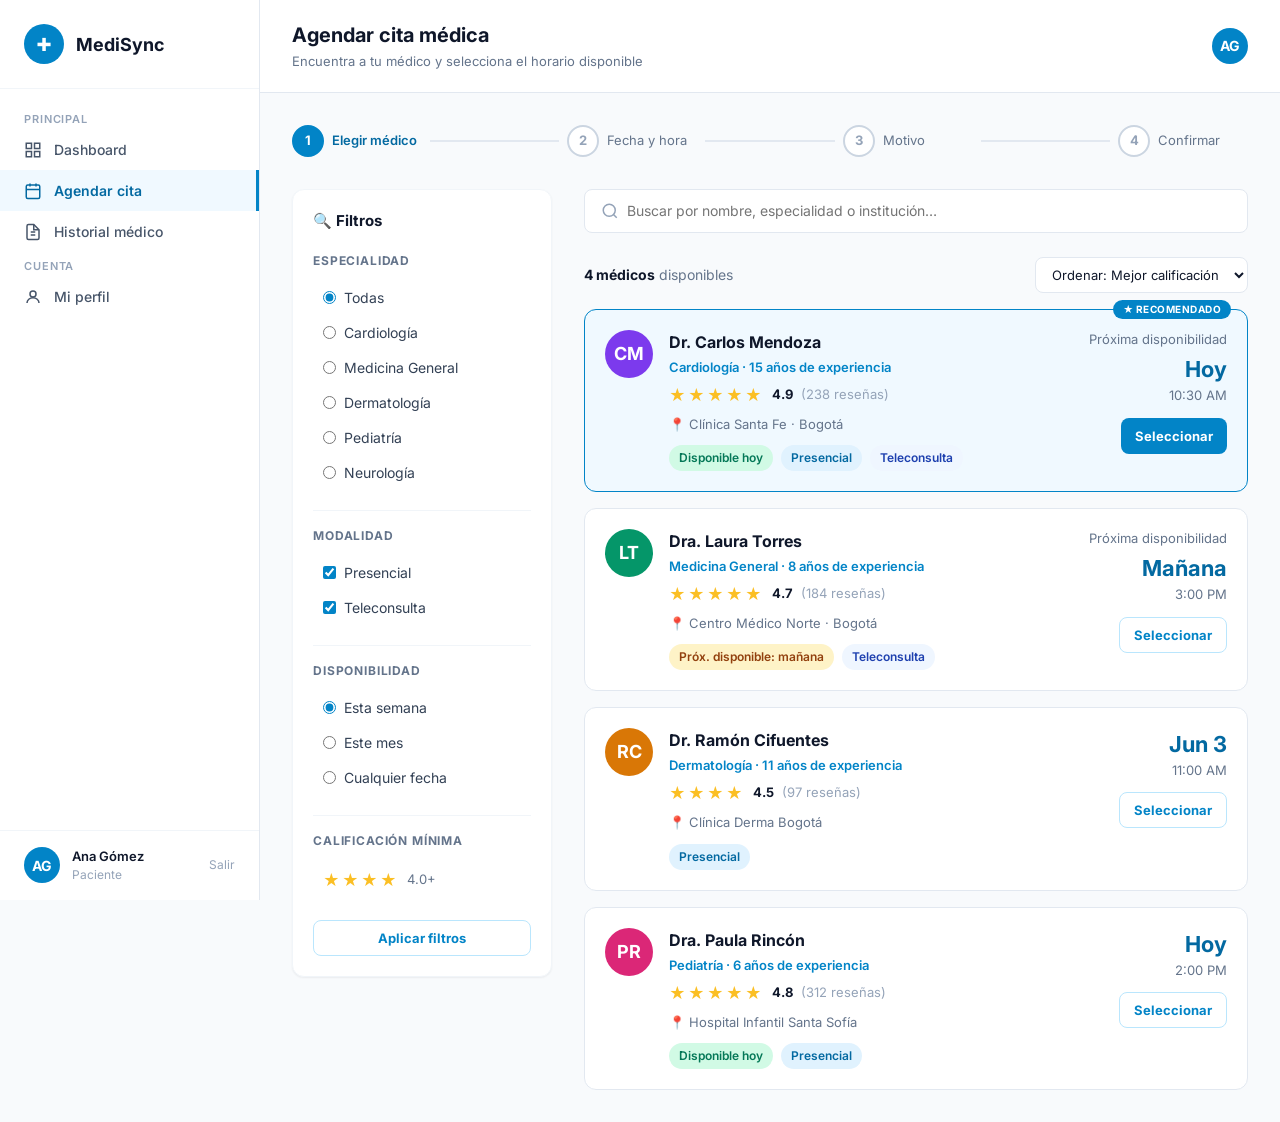
<file: agendar.html>
<!DOCTYPE html>
<html lang="es">
<head>
  <meta charset="UTF-8" />
  <meta name="viewport" content="width=device-width, initial-scale=1.0" />
  <title>MediSync — Agendar Cita</title>
  <link rel="preconnect" href="https://fonts.googleapis.com" />
  <link href="https://fonts.googleapis.com/css2?family=Inter:wght@400;500;600;700&display=swap" rel="stylesheet" />
  <link rel="stylesheet" href="medisync.css" />
  <style>
    .agendar-layout { display: grid; grid-template-columns: 260px 1fr; gap: var(--space-8); }
    .filters-panel { background: white; border-radius: var(--radius-lg); box-shadow: var(--shadow-sm); border: 1px solid var(--gray-100); padding: var(--space-5); height: fit-content; position: sticky; top: 80px; }
    .filter-group { margin-bottom: var(--space-5); }
    .filter-label { font-size: 12px; font-weight: 700; color: var(--gray-500); text-transform: uppercase; letter-spacing: 0.07em; margin-bottom: 10px; }
    .filter-option { display: flex; align-items: center; gap: 8px; padding: 7px 10px; border-radius: var(--radius-md); cursor: pointer; transition: background 100ms; font-size: 14px; color: var(--gray-700); }
    .filter-option:hover { background: var(--gray-50); }
    .filter-option input { accent-color: var(--primary-600); }
    .doctor-results { display: flex; flex-direction: column; gap: var(--space-4); }
    .step-2-layout { display: grid; grid-template-columns: 1fr 300px; gap: var(--space-6); }
    .step-panel { display: none; }
    .step-panel.active { display: block; }
    .confirm-summary { background: var(--primary-50); border: 1px solid var(--primary-100); border-radius: var(--radius-lg); padding: var(--space-5); }
    .confirm-row { display: flex; justify-content: space-between; align-items: center; font-size: 14px; padding: 7px 0; }
    .confirm-row:not(:last-child) { border-bottom: 1px solid var(--primary-100); }
    .conf-label { color: var(--gray-500); }
    .conf-val { font-weight: 600; color: var(--gray-900); }
    .modal-back { display: none; position: fixed; inset: 0; background: rgba(15,23,42,0.5); z-index: 1000; align-items: center; justify-content: center; padding: 20px; }
    .modal-back.open { display: flex; }
    @media (max-width: 900px) {
      .agendar-layout { grid-template-columns: 1fr; }
      .step-2-layout { grid-template-columns: 1fr; }
    }
  </style>
</head>
<body>
<div class="layout">

  <!-- SIDEBAR -->
  <aside class="sidebar" role="navigation">
    <div class="sidebar-logo">
      <div class="logo-icon">✚</div>
      <span class="logo-text">MediSync</span>
    </div>
    <nav class="sidebar-nav">
      <span class="nav-section-title">Principal</span>
      <a class="nav-link" href="dashboard.html">
        <svg viewBox="0 0 24 24" fill="none" stroke="currentColor" stroke-width="2"><rect x="3" y="3" width="7" height="7"/><rect x="14" y="3" width="7" height="7"/><rect x="3" y="14" width="7" height="7"/><rect x="14" y="14" width="7" height="7"/></svg>
        Dashboard
      </a>
      <a class="nav-link active" href="agendar.html" aria-current="page">
        <svg viewBox="0 0 24 24" fill="none" stroke="currentColor" stroke-width="2"><rect x="3" y="4" width="18" height="18" rx="2"/><path d="M16 2v4M8 2v4M3 10h18"/></svg>
        Agendar cita
      </a>
      <a class="nav-link" href="historial.html">
        <svg viewBox="0 0 24 24" fill="none" stroke="currentColor" stroke-width="2"><path d="M9 12h6M9 16h6M13 2H6a2 2 0 00-2 2v16a2 2 0 002 2h12a2 2 0 002-2V9z"/><path d="M13 2v7h7"/></svg>
        Historial médico
      </a>
      <span class="nav-section-title">Cuenta</span>
      <a class="nav-link" href="#">
        <svg viewBox="0 0 24 24" fill="none" stroke="currentColor" stroke-width="2"><circle cx="12" cy="8" r="4"/><path d="M4 20c0-4 3.6-7 8-7s8 3 8 7"/></svg>
        Mi perfil
      </a>
    </nav>
    <div class="sidebar-user">
      <div class="avatar">AG</div>
      <div>
        <div style="font-size:13px;font-weight:600;color:var(--gray-900);">Ana Gómez</div>
        <div style="font-size:12px;color:var(--gray-400);">Paciente</div>
      </div>
      <a href="index.html" style="margin-left:auto;color:var(--gray-400);font-size:12px;">Salir</a>
    </div>
  </aside>

  <main class="main-content" id="main">
    <header class="page-header">
      <div>
        <h1 style="font-size:20px;font-weight:700;">Agendar cita médica</h1>
        <p style="font-size:13px;color:var(--gray-500);margin-top:2px;">Encuentra a tu médico y selecciona el horario disponible</p>
      </div>
      <div class="flex items-center gap-3">
        <div class="avatar">AG</div>
      </div>
    </header>

    <div class="page-body">

      <!-- STEPPER -->
      <div class="stepper mb-8" id="stepper">
        <div class="step active" id="step-ind-1">
          <div class="step-circle">1</div>
          <span class="step-label">Elegir médico</span>
        </div>
        <div class="step-connector" id="conn-1"></div>
        <div class="step" id="step-ind-2">
          <div class="step-circle">2</div>
          <span class="step-label">Fecha y hora</span>
        </div>
        <div class="step-connector" id="conn-2"></div>
        <div class="step" id="step-ind-3">
          <div class="step-circle">3</div>
          <span class="step-label">Motivo</span>
        </div>
        <div class="step-connector" id="conn-3"></div>
        <div class="step" id="step-ind-4">
          <div class="step-circle">4</div>
          <span class="step-label">Confirmar</span>
        </div>
      </div>

      <!-- PASO 1: MÉDICO -->
      <div class="step-panel active" id="step-1">
        <div class="agendar-layout">
          <!-- FILTROS -->
          <div class="filters-panel">
            <h3 style="font-size:15px;font-weight:700;margin-bottom:var(--space-5);">🔍 Filtros</h3>
            <div class="filter-group">
              <div class="filter-label">Especialidad</div>
              <div class="filter-option"><input type="radio" name="esp" checked /> Todas</div>
              <div class="filter-option"><input type="radio" name="esp" /> Cardiología</div>
              <div class="filter-option"><input type="radio" name="esp" /> Medicina General</div>
              <div class="filter-option"><input type="radio" name="esp" /> Dermatología</div>
              <div class="filter-option"><input type="radio" name="esp" /> Pediatría</div>
              <div class="filter-option"><input type="radio" name="esp" /> Neurología</div>
            </div>
            <div class="divider"></div>
            <div class="filter-group">
              <div class="filter-label">Modalidad</div>
              <div class="filter-option"><input type="checkbox" checked /> Presencial</div>
              <div class="filter-option"><input type="checkbox" checked /> Teleconsulta</div>
            </div>
            <div class="divider"></div>
            <div class="filter-group">
              <div class="filter-label">Disponibilidad</div>
              <div class="filter-option"><input type="radio" name="disp" checked /> Esta semana</div>
              <div class="filter-option"><input type="radio" name="disp" /> Este mes</div>
              <div class="filter-option"><input type="radio" name="disp" /> Cualquier fecha</div>
            </div>
            <div class="divider"></div>
            <div class="filter-group">
              <div class="filter-label">Calificación mínima</div>
              <div style="display:flex;align-items:center;gap:8px;padding:8px 10px;">
                <span class="stars">★★★★</span>
                <span style="font-size:13px;color:var(--gray-500);">4.0+</span>
              </div>
            </div>
            <button class="btn btn-secondary btn-full btn-sm">Aplicar filtros</button>
          </div>

          <!-- RESULTADOS -->
          <div>
            <div class="search-bar mb-6" style="max-width:100%;">
              <svg viewBox="0 0 24 24" fill="none" stroke="currentColor" stroke-width="2"><circle cx="11" cy="11" r="8"/><path d="m21 21-4.35-4.35"/></svg>
              <input type="search" placeholder="Buscar por nombre, especialidad o institución…" aria-label="Buscar médico" />
            </div>

            <div style="display:flex;align-items:center;justify-content:space-between;margin-bottom:var(--space-4);">
              <span style="font-size:14px;color:var(--gray-500);"><strong style="color:var(--gray-900);">4 médicos</strong> disponibles</span>
              <select class="input" style="width:auto;min-height:36px;padding:6px 12px;font-size:13px;">
                <option>Ordenar: Mejor calificación</option>
                <option>Ordenar: Disponibilidad</option>
                <option>Ordenar: Distancia</option>
              </select>
            </div>

            <div class="doctor-results">

              <!-- MÉDICO RECOMENDADO -->
              <div class="doctor-card recommended" onclick="selectDoctor('Dr. Carlos Mendoza','Cardiología','4.9','Clínica Santa Fe')">
                <div class="rec-badge">★ RECOMENDADO</div>
                <div style="display:flex;align-items:flex-start;gap:var(--space-4);">
                  <div class="avatar avatar-lg" style="background:#7C3AED;">CM</div>
                  <div style="flex:1;">
                    <div style="font-size:16px;font-weight:700;margin-bottom:4px;">Dr. Carlos Mendoza</div>
                    <div style="font-size:13px;color:var(--primary-600);font-weight:600;margin-bottom:6px;">Cardiología · 15 años de experiencia</div>
                    <div style="display:flex;align-items:center;gap:8px;margin-bottom:8px;">
                      <span class="stars">★★★★★</span>
                      <span style="font-size:13px;font-weight:700;color:var(--gray-900);">4.9</span>
                      <span style="font-size:13px;color:var(--gray-400);">(238 reseñas)</span>
                    </div>
                    <div style="font-size:13px;color:var(--gray-500);">📍 Clínica Santa Fe · Bogotá</div>
                    <div style="margin-top:10px;display:flex;gap:8px;flex-wrap:wrap;">
                      <span class="badge badge-success">Disponible hoy</span>
                      <span class="badge badge-primary">Presencial</span>
                      <span class="badge badge-info">Teleconsulta</span>
                    </div>
                  </div>
                  <div style="text-align:right;">
                    <div style="font-size:13px;color:var(--gray-500);margin-bottom:4px;">Próxima disponibilidad</div>
                    <div style="font-size:22px;font-weight:700;color:var(--primary-700);">Hoy</div>
                    <div style="font-size:13px;color:var(--gray-500);">10:30 AM</div>
                    <button class="btn btn-primary btn-sm" style="margin-top:12px;" onclick="event.stopPropagation();selectDoctor('Dr. Carlos Mendoza','Cardiología','4.9','Clínica Santa Fe')">Seleccionar</button>
                  </div>
                </div>
              </div>

              <div class="doctor-card" onclick="selectDoctor('Dra. Laura Torres','Medicina General','4.7','Centro Médico Norte')">
                <div style="display:flex;align-items:flex-start;gap:var(--space-4);">
                  <div class="avatar avatar-lg" style="background:#059669;">LT</div>
                  <div style="flex:1;">
                    <div style="font-size:16px;font-weight:700;margin-bottom:4px;">Dra. Laura Torres</div>
                    <div style="font-size:13px;color:var(--primary-600);font-weight:600;margin-bottom:6px;">Medicina General · 8 años de experiencia</div>
                    <div style="display:flex;align-items:center;gap:8px;margin-bottom:8px;">
                      <span class="stars">★★★★★</span>
                      <span style="font-size:13px;font-weight:700;">4.7</span>
                      <span style="font-size:13px;color:var(--gray-400);">(184 reseñas)</span>
                    </div>
                    <div style="font-size:13px;color:var(--gray-500);">📍 Centro Médico Norte · Bogotá</div>
                    <div style="margin-top:10px;display:flex;gap:8px;flex-wrap:wrap;">
                      <span class="badge badge-warning">Próx. disponible: mañana</span>
                      <span class="badge badge-info">Teleconsulta</span>
                    </div>
                  </div>
                  <div style="text-align:right;">
                    <div style="font-size:13px;color:var(--gray-500);margin-bottom:4px;">Próxima disponibilidad</div>
                    <div style="font-size:22px;font-weight:700;color:var(--primary-700);">Mañana</div>
                    <div style="font-size:13px;color:var(--gray-500);">3:00 PM</div>
                    <button class="btn btn-secondary btn-sm" style="margin-top:12px;" onclick="event.stopPropagation();selectDoctor('Dra. Laura Torres','Medicina General','4.7','Centro Médico Norte')">Seleccionar</button>
                  </div>
                </div>
              </div>

              <div class="doctor-card" onclick="selectDoctor('Dr. Ramón Cifuentes','Dermatología','4.5','Clínica Derma Bogotá')">
                <div style="display:flex;align-items:flex-start;gap:var(--space-4);">
                  <div class="avatar avatar-lg" style="background:#D97706;">RC</div>
                  <div style="flex:1;">
                    <div style="font-size:16px;font-weight:700;margin-bottom:4px;">Dr. Ramón Cifuentes</div>
                    <div style="font-size:13px;color:var(--primary-600);font-weight:600;margin-bottom:6px;">Dermatología · 11 años de experiencia</div>
                    <div style="display:flex;align-items:center;gap:8px;margin-bottom:8px;">
                      <span class="stars">★★★★</span>
                      <span style="font-size:13px;font-weight:700;">4.5</span>
                      <span style="font-size:13px;color:var(--gray-400);">(97 reseñas)</span>
                    </div>
                    <div style="font-size:13px;color:var(--gray-500);">📍 Clínica Derma Bogotá</div>
                    <div style="margin-top:10px;"><span class="badge badge-primary">Presencial</span></div>
                  </div>
                  <div style="text-align:right;">
                    <div style="font-size:22px;font-weight:700;color:var(--primary-700);">Jun 3</div>
                    <div style="font-size:13px;color:var(--gray-500);">11:00 AM</div>
                    <button class="btn btn-secondary btn-sm" style="margin-top:12px;">Seleccionar</button>
                  </div>
                </div>
              </div>

              <div class="doctor-card" onclick="selectDoctor('Dra. Paula Rincón','Pediatría','4.8','Hospital Infantil')">
                <div style="display:flex;align-items:flex-start;gap:var(--space-4);">
                  <div class="avatar avatar-lg" style="background:#DB2777;">PR</div>
                  <div style="flex:1;">
                    <div style="font-size:16px;font-weight:700;margin-bottom:4px;">Dra. Paula Rincón</div>
                    <div style="font-size:13px;color:var(--primary-600);font-weight:600;margin-bottom:6px;">Pediatría · 6 años de experiencia</div>
                    <div style="display:flex;align-items:center;gap:8px;margin-bottom:8px;">
                      <span class="stars">★★★★★</span>
                      <span style="font-size:13px;font-weight:700;">4.8</span>
                      <span style="font-size:13px;color:var(--gray-400);">(312 reseñas)</span>
                    </div>
                    <div style="font-size:13px;color:var(--gray-500);">📍 Hospital Infantil Santa Sofía</div>
                    <div style="margin-top:10px;display:flex;gap:8px;"><span class="badge badge-success">Disponible hoy</span><span class="badge badge-primary">Presencial</span></div>
                  </div>
                  <div style="text-align:right;">
                    <div style="font-size:22px;font-weight:700;color:var(--primary-700);">Hoy</div>
                    <div style="font-size:13px;color:var(--gray-500);">2:00 PM</div>
                    <button class="btn btn-secondary btn-sm" style="margin-top:12px;">Seleccionar</button>
                  </div>
                </div>
              </div>
            </div>
          </div>
        </div>
      </div>

      <!-- PASO 2: FECHA Y HORA -->
      <div class="step-panel" id="step-2">
        <div style="background:var(--primary-50);border:1px solid var(--primary-100);border-radius:var(--radius-lg);padding:var(--space-5);display:flex;align-items:center;gap:var(--space-4);margin-bottom:var(--space-6);">
          <div class="avatar avatar-lg" style="background:#7C3AED;" id="doc-avatar">CM</div>
          <div>
            <div style="font-size:16px;font-weight:700;" id="doc-name-display">Dr. Carlos Mendoza</div>
            <div style="font-size:14px;color:var(--primary-600);font-weight:600;" id="doc-esp-display">Cardiología</div>
            <div style="font-size:13px;color:var(--gray-500);" id="doc-clinic-display">Clínica Santa Fe · ⭐ 4.9</div>
          </div>
          <button class="btn btn-ghost btn-sm" style="margin-left:auto;" onclick="goStep(1)">← Cambiar médico</button>
        </div>
        <div class="step-2-layout">
          <div>
            <div class="card mb-6">
              <h3 style="font-size:15px;font-weight:700;margin-bottom:var(--space-5);">Selecciona una fecha</h3>
              <div class="calendar">
                <div class="calendar-header">
                  <button class="btn btn-ghost btn-sm">←</button>
                  <span style="font-weight:700;">Mayo 2026</span>
                  <button class="btn btn-ghost btn-sm">→</button>
                </div>
                <div class="cal-grid" id="cal-grid">
                  <div class="cal-day-name">Lu</div><div class="cal-day-name">Ma</div><div class="cal-day-name">Mi</div><div class="cal-day-name">Ju</div><div class="cal-day-name">Vi</div><div class="cal-day-name">Sá</div><div class="cal-day-name">Do</div>
                </div>
              </div>
            </div>
            <div class="card">
              <h3 style="font-size:15px;font-weight:700;margin-bottom:var(--space-4);" id="slots-title">Horarios disponibles — <span id="selected-date-label">Selecciona una fecha</span></h3>
              <div id="slots-section" style="display:none;">
                <p style="font-size:13px;font-weight:600;color:var(--gray-500);margin-bottom:8px;">🌅 Mañana</p>
                <div class="slot-grid mb-4" id="slots-am"></div>
                <p style="font-size:13px;font-weight:600;color:var(--gray-500);margin-bottom:8px;">🌇 Tarde</p>
                <div class="slot-grid" id="slots-pm"></div>
                <div class="alert alert-info mt-4" style="font-size:13px;">💡 Los horarios en gris no están disponibles. Haz clic en uno libre para seleccionarlo.</div>
              </div>
              <div id="slots-placeholder" style="text-align:center;padding:40px;color:var(--gray-400);">
                <div style="font-size:32px;margin-bottom:8px;">📅</div>
                <div style="font-size:14px;">Selecciona una fecha para ver los horarios disponibles</div>
              </div>
            </div>
          </div>
          <!-- RESUMEN -->
          <div>
            <div class="confirm-summary">
              <h3 style="font-size:14px;font-weight:700;margin-bottom:var(--space-4);color:var(--primary-800);">Resumen de reserva</h3>
              <div class="confirm-row"><span class="conf-label">Médico</span><span class="conf-val" id="res-doc">—</span></div>
              <div class="confirm-row"><span class="conf-label">Especialidad</span><span class="conf-val" id="res-esp">—</span></div>
              <div class="confirm-row"><span class="conf-label">Fecha</span><span class="conf-val" id="res-date">—</span></div>
              <div class="confirm-row"><span class="conf-label">Hora</span><span class="conf-val" id="res-time">—</span></div>
              <div class="confirm-row"><span class="conf-label">Modalidad</span><span class="conf-val">Presencial</span></div>
            </div>
            <button class="btn btn-primary btn-full mt-4" onclick="goStep(3)" id="btn-next-2" disabled>Continuar →</button>
            <button class="btn btn-ghost btn-full btn-sm mt-2" onclick="goStep(1)">← Volver</button>
          </div>
        </div>
      </div>

      <!-- PASO 3: MOTIVO -->
      <div class="step-panel" id="step-3">
        <div class="card" style="max-width:600px;margin:0 auto;">
          <h3 style="font-size:18px;font-weight:700;margin-bottom:var(--space-6);">📝 Motivo de la consulta</h3>
          <div class="flex flex-col gap-5">
            <div class="input-group">
              <label class="input-label">Tipo de consulta</label>
              <select class="input">
                <option>Primera consulta</option>
                <option>Control / Seguimiento</option>
                <option>Urgencia no crítica</option>
                <option>Solicitud de exámenes</option>
              </select>
            </div>
            <div class="input-group">
              <label class="input-label">Describe tu motivo de consulta</label>
              <textarea class="input" rows="4" placeholder="Describe brevemente tus síntomas o el motivo de tu visita…" style="resize:vertical;"></textarea>
              <span class="input-hint">Esta información ayuda al médico a prepararse. Máx. 500 caracteres.</span>
            </div>
            <div class="input-group">
              <label class="input-label">¿Tienes alguna alergia conocida?</label>
              <input class="input" type="text" placeholder="Ej: Penicilina, Ibuprofeno (o deja en blanco si no tienes)" />
            </div>
            <div class="input-group">
              <label class="input-label">¿Actualmente tomas algún medicamento?</label>
              <input class="input" type="text" placeholder="Ej: Losartán 50mg, Metformina 850mg" />
            </div>
            <div style="display:flex;gap:var(--space-3);justify-content:flex-end;margin-top:var(--space-2);">
              <button class="btn btn-secondary" onclick="goStep(2)">← Volver</button>
              <button class="btn btn-primary" onclick="goStep(4)">Revisar cita →</button>
            </div>
          </div>
        </div>
      </div>

      <!-- PASO 4: CONFIRMAR -->
      <div class="step-panel" id="step-4">
        <div style="max-width:620px;margin:0 auto;">
          <div class="alert alert-info mb-6">
            <span style="font-size:18px;">ℹ️</span>
            <span>Por favor revisa todos los datos antes de confirmar. Recibirás una confirmación por correo y SMS.</span>
          </div>
          <div class="card mb-6">
            <h3 style="font-size:16px;font-weight:700;margin-bottom:var(--space-5);">Detalles de tu cita</h3>
            <div class="flex flex-col gap-0">
              <div class="confirm-row"><span class="conf-label">Médico</span><span class="conf-val" id="conf-doc">Dr. Carlos Mendoza</span></div>
              <div class="confirm-row"><span class="conf-label">Especialidad</span><span class="conf-val" id="conf-esp">Cardiología</span></div>
              <div class="confirm-row"><span class="conf-label">Centro médico</span><span class="conf-val" id="conf-clinic">Clínica Santa Fe</span></div>
              <div class="confirm-row"><span class="conf-label">Fecha</span><span class="conf-val" id="conf-date">—</span></div>
              <div class="confirm-row"><span class="conf-label">Hora</span><span class="conf-val" id="conf-time">—</span></div>
              <div class="confirm-row"><span class="conf-label">Modalidad</span><span class="conf-val">Presencial — Consultorio 302</span></div>
              <div class="confirm-row"><span class="conf-label">Motivo</span><span class="conf-val">Primera consulta</span></div>
            </div>
          </div>
          <div class="card mb-6">
            <h3 style="font-size:15px;font-weight:700;margin-bottom:var(--space-4);">🔔 Recordatorios</h3>
            <div class="flex flex-col gap-3">
              <div style="display:flex;justify-content:space-between;align-items:center;font-size:14px;">
                <span>SMS — 24 horas antes</span>
                <label class="toggle"><input type="checkbox" checked /><span class="toggle-slider"></span></label>
              </div>
              <div style="display:flex;justify-content:space-between;align-items:center;font-size:14px;">
                <span>Correo — 48 horas antes</span>
                <label class="toggle"><input type="checkbox" checked /><span class="toggle-slider"></span></label>
              </div>
            </div>
          </div>
          <div style="display:flex;gap:var(--space-3);">
            <button class="btn btn-secondary" onclick="goStep(3)">← Volver</button>
            <button class="btn btn-success" style="flex:1;" onclick="confirmAppointment()">✓ Confirmar cita</button>
          </div>
        </div>
      </div>

    </div>
  </main>
</div>

<!-- MODAL ÉXITO -->
<div class="modal-back" id="success-modal" role="dialog" aria-modal="true" aria-label="Cita confirmada">
  <div class="modal" style="text-align:center;">
    <div style="font-size:56px;margin-bottom:var(--space-4);">🎉</div>
    <h2 style="font-size:22px;font-weight:700;margin-bottom:var(--space-3);">¡Cita confirmada!</h2>
    <p style="color:var(--gray-500);margin-bottom:var(--space-4);">Tu cita ha sido agendada correctamente. Te enviaremos un recordatorio por SMS y correo.</p>
    <div class="confirm-summary" style="text-align:left;margin-bottom:var(--space-6);">
      <div class="confirm-row"><span class="conf-label">Médico</span><span class="conf-val" id="modal-doc">Dr. Carlos Mendoza</span></div>
      <div class="confirm-row"><span class="conf-label">Fecha</span><span class="conf-val" id="modal-date">—</span></div>
      <div class="confirm-row"><span class="conf-label">Hora</span><span class="conf-val" id="modal-time">—</span></div>
    </div>
    <div style="display:flex;gap:var(--space-3);">
      <a href="dashboard.html" class="btn btn-primary" style="flex:1;">Ver mi dashboard</a>
      <button class="btn btn-secondary" onclick="document.getElementById('success-modal').classList.remove('open')">Cerrar</button>
    </div>
  </div>
</div>

<div class="toast-container" id="toasts"></div>
<script>
// State
let selectedDoc = { name: 'Dr. Carlos Mendoza', esp: 'Cardiología', clinic: 'Clínica Santa Fe', rating: '4.9' };
let selectedDate = '';
let selectedTime = '';
let currentStep = 1;

// Doctor selection
function selectDoctor(name, esp, rating, clinic) {
  selectedDoc = { name, esp, rating, clinic };
  goStep(2);
}

// Step navigation
function goStep(n) {
  for(let i=1;i<=4;i++) {
    document.getElementById('step-'+i).classList.toggle('active', i===n);
    const ind = document.getElementById('step-ind-'+i);
    ind.classList.remove('active','completed');
    if(i===n) ind.classList.add('active');
    else if(i<n) ind.classList.add('completed');
    if(i<4) {
      const conn = document.getElementById('conn-'+i);
      conn.classList.toggle('done', i<n);
    }
  }
  currentStep = n;
  if(n===2) updateStep2();
  if(n===4) updateStep4();
  window.scrollTo({top:0,behavior:'smooth'});
}

function updateStep2() {
  document.getElementById('doc-name-display').textContent = selectedDoc.name;
  document.getElementById('doc-esp-display').textContent = selectedDoc.esp;
  document.getElementById('doc-clinic-display').textContent = selectedDoc.clinic + ' · ⭐ ' + selectedDoc.rating;
  document.getElementById('res-doc').textContent = selectedDoc.name;
  document.getElementById('res-esp').textContent = selectedDoc.esp;
  buildCalendar();
}

function updateStep4() {
  document.getElementById('conf-doc').textContent = selectedDoc.name;
  document.getElementById('conf-esp').textContent = selectedDoc.esp;
  document.getElementById('conf-clinic').textContent = selectedDoc.clinic;
  document.getElementById('conf-date').textContent = selectedDate || '—';
  document.getElementById('conf-time').textContent = selectedTime || '—';
}

// Build calendar
function buildCalendar() {
  const grid = document.getElementById('cal-grid');
  // Clear existing day cells (keep headers)
  while(grid.children.length > 7) grid.removeChild(grid.lastChild);

  const taken = [1,4,7,9,13,16,20,22,25,27];
  // May 2026 starts on Friday (day 5)
  const startDay = 4; // 0=Mon
  for(let i=0;i<startDay;i++) {
    const blank = document.createElement('div');
    blank.className = 'cal-day';
    grid.appendChild(blank);
  }
  for(let d=1;d<=31;d++) {
    const el = document.createElement('div');
    el.className = 'cal-day available';
    if(taken.includes(d)) el.classList.add('unavailable');
    if(d===17) el.classList.add('today');
    el.textContent = d;
    if(!taken.includes(d)) {
      el.onclick = () => pickDate(d, el);
    }
    grid.appendChild(el);
  }
}

function pickDate(d, el) {
  document.querySelectorAll('.cal-day').forEach(c=>c.classList.remove('selected'));
  el.classList.add('selected');
  selectedDate = `${d} de mayo de 2026`;
  document.getElementById('selected-date-label').textContent = selectedDate;
  document.getElementById('res-date').textContent = selectedDate;
  document.getElementById('res-time').textContent = '—';
  selectedTime = '';
  document.getElementById('btn-next-2').disabled = true;
  buildSlots();
}

function buildSlots() {
  const am = document.getElementById('slots-am');
  const pm = document.getElementById('slots-pm');
  am.innerHTML = '';
  pm.innerHTML = '';
  const takenAM = ['08:00','09:30','11:30'];
  const takenPM = ['01:00','02:30','04:30'];
  ['08:00','08:30','09:00','09:30','10:00','10:30','11:00','11:30','12:00','12:30'].forEach(t => {
    const s = document.createElement('div');
    s.className = 'slot' + (takenAM.includes(t) ? ' taken' : '');
    s.textContent = t;
    if(!takenAM.includes(t)) s.onclick = () => pickSlot(t, s);
    am.appendChild(s);
  });
  ['01:00','01:30','02:00','02:30','03:00','03:30','04:00','04:30','05:00','05:30'].forEach(t => {
    const s = document.createElement('div');
    s.className = 'slot' + (takenPM.includes(t) ? ' taken' : '');
    s.textContent = t;
    if(!takenPM.includes(t)) s.onclick = () => pickSlot(t, s);
    pm.appendChild(s);
  });
  document.getElementById('slots-section').style.display = 'block';
  document.getElementById('slots-placeholder').style.display = 'none';
}

function pickSlot(time, el) {
  document.querySelectorAll('.slot').forEach(s=>s.classList.remove('selected'));
  el.classList.add('selected');
  selectedTime = time;
  document.getElementById('res-time').textContent = time;
  document.getElementById('btn-next-2').disabled = false;
}

function confirmAppointment() {
  document.getElementById('modal-doc').textContent = selectedDoc.name;
  document.getElementById('modal-date').textContent = selectedDate || 'Mayo 18, 2026';
  document.getElementById('modal-time').textContent = selectedTime || '10:30';
  document.getElementById('success-modal').classList.add('open');
}

function showToast(msg, type) {
  const c=document.getElementById('toasts');
  const t=document.createElement('div');
  t.className='toast '+(type||'');
  t.textContent=msg;
  c.appendChild(t);
  setTimeout(()=>t.remove(), 3500);
}

// Init
buildCalendar();
</script>
</body>
</html>
</file>
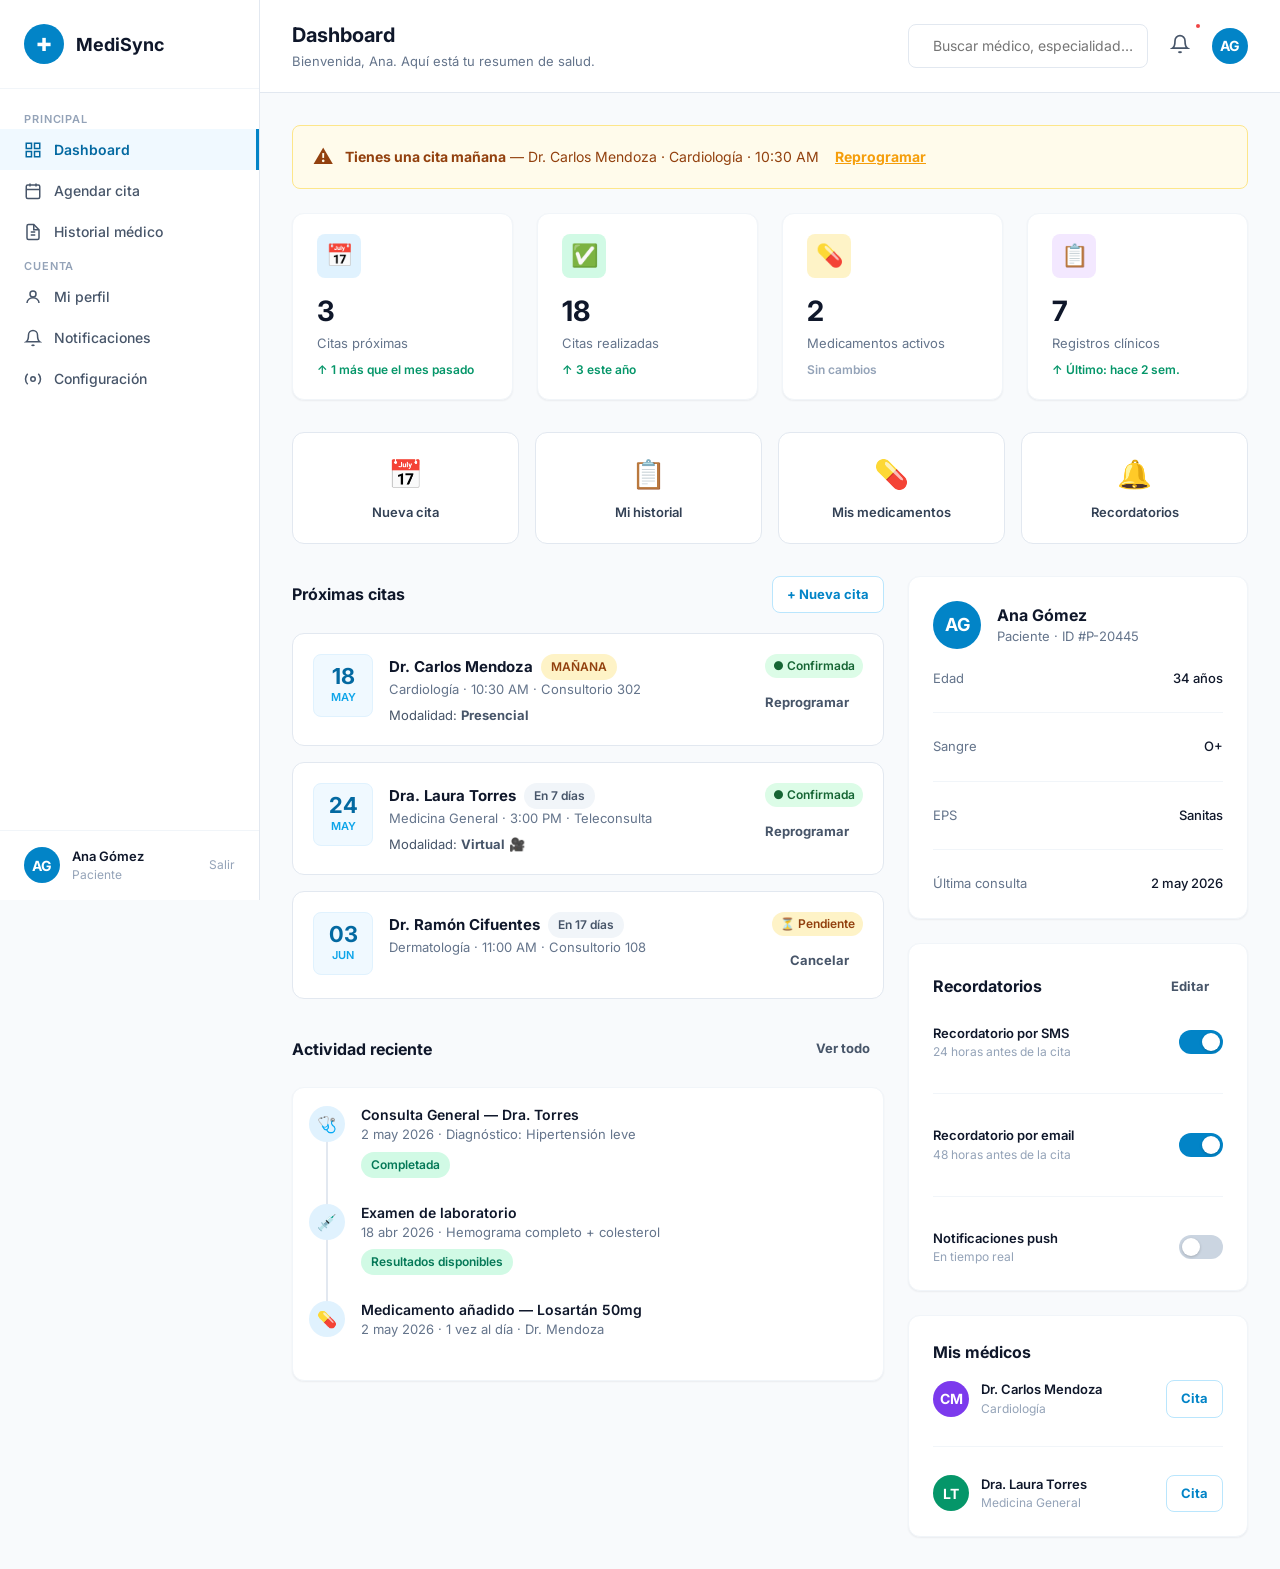
<file: dashboard.html>
<!DOCTYPE html>
<html lang="es">
<head>
  <meta charset="UTF-8" />
  <meta name="viewport" content="width=device-width, initial-scale=1.0" />
  <title>MediSync — Dashboard Paciente</title>
  <link rel="preconnect" href="https://fonts.googleapis.com" />
  <link href="https://fonts.googleapis.com/css2?family=Inter:wght@400;500;600;700&display=swap" rel="stylesheet" />
  <link rel="stylesheet" href="medisync.css" />
  <style>
    .appt-card {
      background: white;
      border: 1px solid var(--gray-200);
      border-radius: var(--radius-lg);
      padding: var(--space-5);
      display: flex;
      align-items: flex-start;
      gap: var(--space-4);
      transition: box-shadow 150ms;
    }
    .appt-card:hover { box-shadow: var(--shadow-md); }
    .appt-date-box {
      background: var(--primary-50);
      border: 1px solid var(--primary-100);
      border-radius: var(--radius-md);
      padding: 10px 14px;
      text-align: center;
      min-width: 60px;
    }
    .appt-day { font-size: 22px; font-weight: 700; color: var(--primary-700); line-height: 1; }
    .appt-month { font-size: 11px; font-weight: 600; color: var(--primary-500); text-transform: uppercase; margin-top: 2px; }
    .appt-info { flex: 1; }
    .appt-actions { display: flex; flex-direction: column; gap: 6px; align-items: flex-end; }
    .quick-actions { display: grid; grid-template-columns: repeat(4, 1fr); gap: var(--space-4); margin-bottom: var(--space-8); }
    .quick-action {
      background: white;
      border: 1.5px solid var(--gray-200);
      border-radius: var(--radius-lg);
      padding: var(--space-5);
      text-align: center;
      cursor: pointer;
      transition: all 150ms;
      text-decoration: none;
      display: block;
    }
    .quick-action:hover { border-color: var(--primary-400); background: var(--primary-50); transform: translateY(-1px); box-shadow: var(--shadow-sm); }
    .qa-icon { font-size: 28px; margin-bottom: 8px; }
    .qa-label { font-size: 13px; font-weight: 600; color: var(--gray-700); }
    .two-col { display: grid; grid-template-columns: 1fr 340px; gap: var(--space-6); }
    .user-info-box { display: flex; align-items: center; gap: var(--space-4); padding: var(--space-5) var(--space-6); background: var(--primary-50); border-radius: var(--radius-lg); border: 1px solid var(--primary-100); margin-bottom: var(--space-6); }
    @media (max-width: 1100px) { .two-col { grid-template-columns: 1fr; } }
    @media (max-width: 768px) {
      .quick-actions { grid-template-columns: repeat(2,1fr); }
      .kpi-grid { grid-template-columns: repeat(2,1fr); }
    }
  </style>
</head>
<body>
<div class="layout">

  <!-- SIDEBAR -->
  <aside class="sidebar" role="navigation" aria-label="Menú principal">
    <div class="sidebar-logo">
      <div class="logo-icon">✚</div>
      <span class="logo-text">MediSync</span>
    </div>
    <nav class="sidebar-nav">
      <span class="nav-section-title">Principal</span>
      <a class="nav-link active" href="dashboard.html" aria-current="page">
        <svg viewBox="0 0 24 24" fill="none" stroke="currentColor" stroke-width="2"><rect x="3" y="3" width="7" height="7"/><rect x="14" y="3" width="7" height="7"/><rect x="3" y="14" width="7" height="7"/><rect x="14" y="14" width="7" height="7"/></svg>
        Dashboard
      </a>
      <a class="nav-link" href="agendar.html">
        <svg viewBox="0 0 24 24" fill="none" stroke="currentColor" stroke-width="2"><rect x="3" y="4" width="18" height="18" rx="2"/><path d="M16 2v4M8 2v4M3 10h18"/></svg>
        Agendar cita
      </a>
      <a class="nav-link" href="historial.html">
        <svg viewBox="0 0 24 24" fill="none" stroke="currentColor" stroke-width="2"><path d="M9 12h6M9 16h6M13 2H6a2 2 0 00-2 2v16a2 2 0 002 2h12a2 2 0 002-2V9z"/><path d="M13 2v7h7"/></svg>
        Historial médico
      </a>
      <span class="nav-section-title">Cuenta</span>
      <a class="nav-link" href="#">
        <svg viewBox="0 0 24 24" fill="none" stroke="currentColor" stroke-width="2"><circle cx="12" cy="8" r="4"/><path d="M4 20c0-4 3.6-7 8-7s8 3 8 7"/></svg>
        Mi perfil
      </a>
      <a class="nav-link" href="#">
        <svg viewBox="0 0 24 24" fill="none" stroke="currentColor" stroke-width="2"><path d="M18 8A6 6 0 006 8c0 7-3 9-3 9h18s-3-2-3-9M13.73 21a2 2 0 01-3.46 0"/></svg>
        Notificaciones
      </a>
      <a class="nav-link" href="#">
        <svg viewBox="0 0 24 24" fill="none" stroke="currentColor" stroke-width="2"><circle cx="12" cy="12" r="3"/><path d="M19.07 4.93a10 10 0 010 14.14M4.93 4.93a10 10 0 000 14.14"/></svg>
        Configuración
      </a>
    </nav>
    <div class="sidebar-user">
      <div class="avatar">AG</div>
      <div>
        <div style="font-size:13px;font-weight:600;color:var(--gray-900);">Ana Gómez</div>
        <div style="font-size:12px;color:var(--gray-400);">Paciente</div>
      </div>
      <a href="index.html" style="margin-left:auto;color:var(--gray-400);font-size:12px;">Salir</a>
    </div>
  </aside>

  <!-- MAIN -->
  <main class="main-content" id="main">
    <header class="page-header">
      <div>
        <h1 style="font-size:20px;font-weight:700;color:var(--gray-900);">Dashboard</h1>
        <p style="font-size:13px;color:var(--gray-500);margin-top:2px;">Bienvenida, Ana. Aquí está tu resumen de salud.</p>
      </div>
      <div class="flex items-center gap-3">
        <div class="search-bar" style="width:240px;">
          <svg viewBox="0 0 24 24" fill="none" stroke="currentColor" stroke-width="2"><circle cx="11" cy="11" r="8"/><path d="m21 21-4.35-4.35"/></svg>
          <input type="search" placeholder="Buscar médico, especialidad…" aria-label="Buscar" />
        </div>
        <button class="btn btn-ghost notif-dot" style="padding:10px;" aria-label="Notificaciones">
          <svg width="20" height="20" viewBox="0 0 24 24" fill="none" stroke="currentColor" stroke-width="2"><path d="M18 8A6 6 0 006 8c0 7-3 9-3 9h18s-3-2-3-9"/><path d="M13.73 21a2 2 0 01-3.46 0"/></svg>
        </button>
        <div class="avatar">AG</div>
      </div>
    </header>

    <div class="page-body">

      <!-- ALERTA PROACTIVA -->
      <div class="alert alert-warning flex items-center gap-3 mb-6">
        <span style="font-size:20px;">⚠️</span>
        <div>
          <strong>Tienes una cita mañana</strong> — Dr. Carlos Mendoza · Cardiología · 10:30 AM
          <a href="agendar.html" style="margin-left:12px;color:var(--warning-500);font-weight:700;text-decoration:underline;">Reprogramar</a>
        </div>
      </div>

      <!-- KPIs -->
      <div class="kpi-grid">
        <div class="kpi-card">
          <div class="kpi-icon" style="background:var(--primary-100);">📅</div>
          <div class="kpi-value">3</div>
          <div class="kpi-label">Citas próximas</div>
          <div class="kpi-trend trend-up">↑ 1 más que el mes pasado</div>
        </div>
        <div class="kpi-card">
          <div class="kpi-icon" style="background:var(--secondary-100);">✅</div>
          <div class="kpi-value">18</div>
          <div class="kpi-label">Citas realizadas</div>
          <div class="kpi-trend trend-up">↑ 3 este año</div>
        </div>
        <div class="kpi-card">
          <div class="kpi-icon" style="background:#FEF3C7;">💊</div>
          <div class="kpi-value">2</div>
          <div class="kpi-label">Medicamentos activos</div>
          <div class="kpi-trend" style="color:var(--gray-400);">Sin cambios</div>
        </div>
        <div class="kpi-card">
          <div class="kpi-icon" style="background:#F3E8FF;">📋</div>
          <div class="kpi-value">7</div>
          <div class="kpi-label">Registros clínicos</div>
          <div class="kpi-trend trend-up">↑ Último: hace 2 sem.</div>
        </div>
      </div>

      <!-- ACCIONES RÁPIDAS -->
      <div class="quick-actions">
        <a class="quick-action" href="agendar.html">
          <div class="qa-icon">📅</div>
          <div class="qa-label">Nueva cita</div>
        </a>
        <a class="quick-action" href="historial.html">
          <div class="qa-icon">📋</div>
          <div class="qa-label">Mi historial</div>
        </a>
        <a class="quick-action" href="#">
          <div class="qa-icon">💊</div>
          <div class="qa-label">Mis medicamentos</div>
        </a>
        <a class="quick-action" href="#">
          <div class="qa-icon">🔔</div>
          <div class="qa-label">Recordatorios</div>
        </a>
      </div>

      <!-- CONTENT GRID -->
      <div class="two-col">

        <!-- PRÓXIMAS CITAS -->
        <div>
          <div class="section-header">
            <h2 class="section-title">Próximas citas</h2>
            <a href="agendar.html" class="btn btn-secondary btn-sm">+ Nueva cita</a>
          </div>
          <div class="flex flex-col gap-4">

            <div class="appt-card">
              <div class="appt-date-box">
                <div class="appt-day">18</div>
                <div class="appt-month">May</div>
              </div>
              <div class="appt-info">
                <div class="flex items-center gap-2 mb-1">
                  <strong style="font-size:15px;">Dr. Carlos Mendoza</strong>
                  <span class="badge badge-warning">MAÑANA</span>
                </div>
                <div style="font-size:13px;color:var(--gray-500);">Cardiología · 10:30 AM · Consultorio 302</div>
                <div style="font-size:13px;color:var(--gray-600);margin-top:6px;">Modalidad: <strong>Presencial</strong></div>
              </div>
              <div class="appt-actions">
                <span class="appt-status appt-confirmada">● Confirmada</span>
                <button class="btn btn-ghost btn-sm" onclick="showToast('Cita reprogramada con éxito','success')">Reprogramar</button>
              </div>
            </div>

            <div class="appt-card">
              <div class="appt-date-box">
                <div class="appt-day">24</div>
                <div class="appt-month">May</div>
              </div>
              <div class="appt-info">
                <div class="flex items-center gap-2 mb-1">
                  <strong style="font-size:15px;">Dra. Laura Torres</strong>
                  <span class="badge badge-gray">En 7 días</span>
                </div>
                <div style="font-size:13px;color:var(--gray-500);">Medicina General · 3:00 PM · Teleconsulta</div>
                <div style="font-size:13px;color:var(--gray-600);margin-top:6px;">Modalidad: <strong>Virtual</strong> 🎥</div>
              </div>
              <div class="appt-actions">
                <span class="appt-status appt-confirmada">● Confirmada</span>
                <button class="btn btn-ghost btn-sm">Reprogramar</button>
              </div>
            </div>

            <div class="appt-card">
              <div class="appt-date-box">
                <div class="appt-day">03</div>
                <div class="appt-month">Jun</div>
              </div>
              <div class="appt-info">
                <div class="flex items-center gap-2 mb-1">
                  <strong style="font-size:15px;">Dr. Ramón Cifuentes</strong>
                  <span class="badge badge-gray">En 17 días</span>
                </div>
                <div style="font-size:13px;color:var(--gray-500);">Dermatología · 11:00 AM · Consultorio 108</div>
              </div>
              <div class="appt-actions">
                <span class="appt-status appt-pendiente">⏳ Pendiente</span>
                <button class="btn btn-ghost btn-sm">Cancelar</button>
              </div>
            </div>

          </div>

          <!-- HISTORIAL RECIENTE -->
          <div class="section-header mt-8">
            <h2 class="section-title">Actividad reciente</h2>
            <a href="historial.html" class="btn btn-ghost btn-sm">Ver todo</a>
          </div>
          <div class="card card-sm">
            <div class="timeline">
              <div class="timeline-item">
                <div class="timeline-dot">🩺</div>
                <div class="timeline-body">
                  <div style="font-size:14px;font-weight:600;">Consulta General — Dra. Torres</div>
                  <div style="font-size:13px;color:var(--gray-500);">2 may 2026 · Diagnóstico: Hipertensión leve</div>
                  <div style="margin-top:6px;"><span class="badge badge-success">Completada</span></div>
                </div>
              </div>
              <div class="timeline-item">
                <div class="timeline-dot">💉</div>
                <div class="timeline-body">
                  <div style="font-size:14px;font-weight:600;">Examen de laboratorio</div>
                  <div style="font-size:13px;color:var(--gray-500);">18 abr 2026 · Hemograma completo + colesterol</div>
                  <div style="margin-top:6px;"><span class="badge badge-success">Resultados disponibles</span></div>
                </div>
              </div>
              <div class="timeline-item">
                <div class="timeline-dot">💊</div>
                <div class="timeline-body">
                  <div style="font-size:14px;font-weight:600;">Medicamento añadido — Losartán 50mg</div>
                  <div style="font-size:13px;color:var(--gray-500);">2 may 2026 · 1 vez al día · Dr. Mendoza</div>
                </div>
              </div>
            </div>
          </div>
        </div>

        <!-- PANEL DERECHO -->
        <div class="flex flex-col gap-6">

          <!-- PERFIL -->
          <div class="card">
            <div style="display:flex;align-items:center;gap:var(--space-4);margin-bottom:var(--space-5);">
              <div class="avatar avatar-lg">AG</div>
              <div>
                <div style="font-size:16px;font-weight:700;">Ana Gómez</div>
                <div style="font-size:13px;color:var(--gray-500);">Paciente · ID #P-20445</div>
              </div>
            </div>
            <div class="flex flex-col gap-2">
              <div style="display:flex;justify-content:space-between;font-size:13px;">
                <span style="color:var(--gray-500);">Edad</span><span style="font-weight:500;">34 años</span>
              </div>
              <div class="divider"></div>
              <div style="display:flex;justify-content:space-between;font-size:13px;">
                <span style="color:var(--gray-500);">Sangre</span><span style="font-weight:500;">O+</span>
              </div>
              <div class="divider"></div>
              <div style="display:flex;justify-content:space-between;font-size:13px;">
                <span style="color:var(--gray-500);">EPS</span><span style="font-weight:500;">Sanitas</span>
              </div>
              <div class="divider"></div>
              <div style="display:flex;justify-content:space-between;font-size:13px;">
                <span style="color:var(--gray-500);">Última consulta</span><span style="font-weight:500;">2 may 2026</span>
              </div>
            </div>
          </div>

          <!-- RECORDATORIOS -->
          <div class="card">
            <div class="section-header mb-4">
              <h3 class="section-title">Recordatorios</h3>
              <button class="btn btn-ghost btn-sm" onclick="showToast('Configuración guardada','success')">Editar</button>
            </div>
            <div class="flex flex-col gap-4">
              <div style="display:flex;align-items:center;justify-content:space-between;">
                <div>
                  <div style="font-size:13px;font-weight:600;">Recordatorio por SMS</div>
                  <div style="font-size:12px;color:var(--gray-400);">24 horas antes de la cita</div>
                </div>
                <label class="toggle" aria-label="Recordatorio SMS">
                  <input type="checkbox" checked onchange="toggleLabel(this)" />
                  <span class="toggle-slider"></span>
                </label>
              </div>
              <div class="divider"></div>
              <div style="display:flex;align-items:center;justify-content:space-between;">
                <div>
                  <div style="font-size:13px;font-weight:600;">Recordatorio por email</div>
                  <div style="font-size:12px;color:var(--gray-400);">48 horas antes de la cita</div>
                </div>
                <label class="toggle" aria-label="Recordatorio email">
                  <input type="checkbox" checked onchange="toggleLabel(this)" />
                  <span class="toggle-slider"></span>
                </label>
              </div>
              <div class="divider"></div>
              <div style="display:flex;align-items:center;justify-content:space-between;">
                <div>
                  <div style="font-size:13px;font-weight:600;">Notificaciones push</div>
                  <div style="font-size:12px;color:var(--gray-400);">En tiempo real</div>
                </div>
                <label class="toggle" aria-label="Push">
                  <input type="checkbox" onchange="toggleLabel(this)" />
                  <span class="toggle-slider"></span>
                </label>
              </div>
            </div>
          </div>

          <!-- MÉDICOS FRECUENTES -->
          <div class="card">
            <h3 class="section-title mb-4">Mis médicos</h3>
            <div class="flex flex-col gap-3">
              <div style="display:flex;align-items:center;gap:12px;">
                <div class="avatar" style="background:#7C3AED;">CM</div>
                <div style="flex:1;">
                  <div style="font-size:13px;font-weight:600;">Dr. Carlos Mendoza</div>
                  <div style="font-size:12px;color:var(--gray-400);">Cardiología</div>
                </div>
                <a href="agendar.html" class="btn btn-secondary btn-sm">Cita</a>
              </div>
              <div class="divider"></div>
              <div style="display:flex;align-items:center;gap:12px;">
                <div class="avatar" style="background:#059669;">LT</div>
                <div style="flex:1;">
                  <div style="font-size:13px;font-weight:600;">Dra. Laura Torres</div>
                  <div style="font-size:12px;color:var(--gray-400);">Medicina General</div>
                </div>
                <a href="agendar.html" class="btn btn-secondary btn-sm">Cita</a>
              </div>
            </div>
          </div>
        </div>
      </div>
    </div>
  </main>
</div>

<div class="toast-container" id="toasts"></div>
<script>
function showToast(msg, type) {
  const c=document.getElementById('toasts');
  const t=document.createElement('div');
  t.className='toast '+(type||'');
  t.textContent=msg;
  c.appendChild(t);
  setTimeout(()=>t.remove(), 3500);
}
function toggleLabel(input) {
  const lbl = input.closest('.toggle').previousElementSibling.querySelector('div:last-child');
  showToast(input.checked ? 'Recordatorio activado' : 'Recordatorio desactivado', input.checked ? 'success' : '');
}
</script>
</body>
</html>
</file>
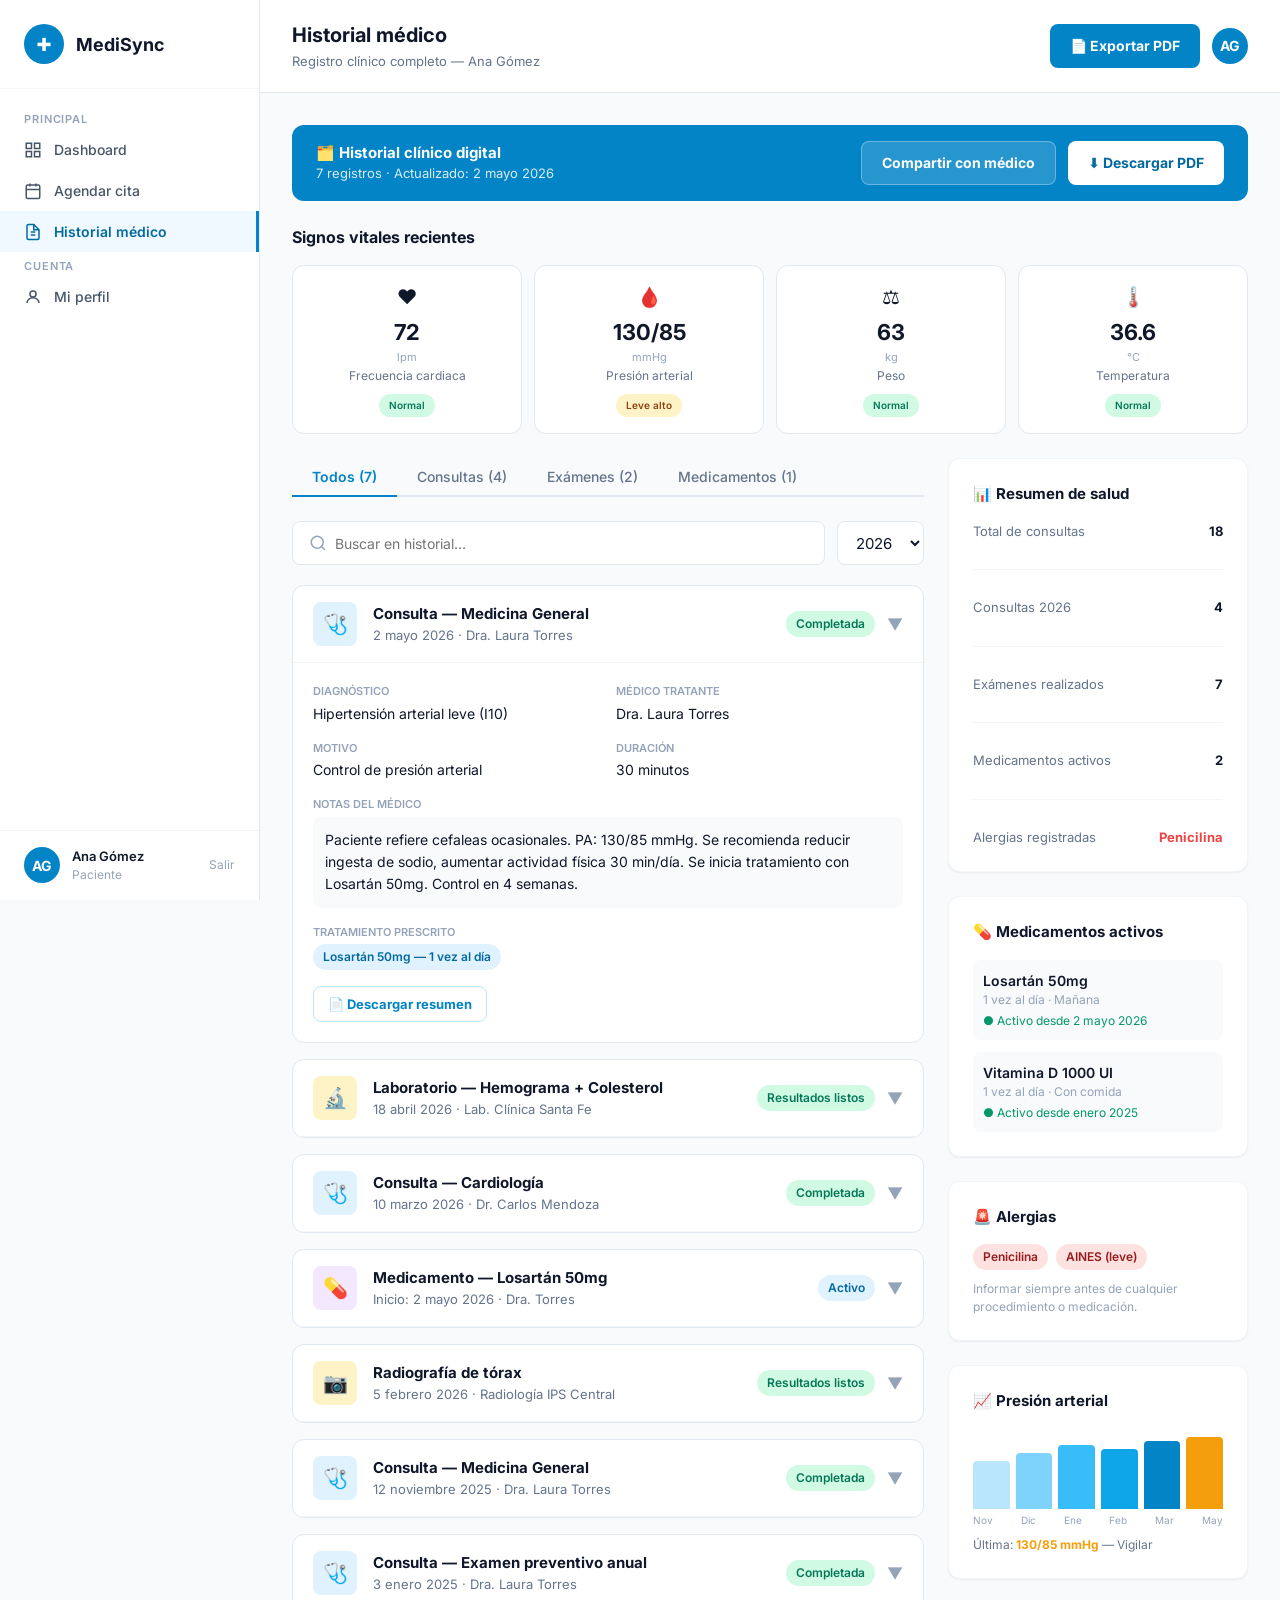
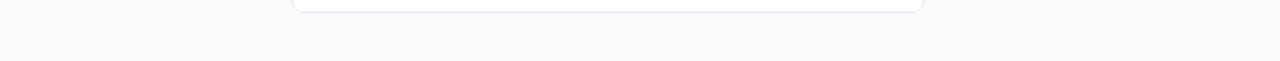
<file: historial.html>
<!DOCTYPE html>
<html lang="es">
<head>
  <meta charset="UTF-8" />
  <meta name="viewport" content="width=device-width, initial-scale=1.0" />
  <title>MediSync — Historial Médico</title>
  <link rel="preconnect" href="https://fonts.googleapis.com" />
  <link href="https://fonts.googleapis.com/css2?family=Inter:wght@400;500;600;700&display=swap" rel="stylesheet" />
  <link rel="stylesheet" href="medisync.css" />
  <style>
    .historial-layout { display: grid; grid-template-columns: 1fr 300px; gap: var(--space-6); }
    .record-card {
      background: white;
      border: 1px solid var(--gray-200);
      border-radius: var(--radius-lg);
      overflow: hidden;
      margin-bottom: var(--space-4);
      transition: box-shadow 150ms;
    }
    .record-card:hover { box-shadow: var(--shadow-md); }
    .record-header {
      display: flex;
      align-items: center;
      justify-content: space-between;
      padding: var(--space-4) var(--space-5);
      border-bottom: 1px solid var(--gray-100);
      cursor: pointer;
    }
    .record-body { padding: var(--space-5); display: none; }
    .record-body.open { display: block; }
    .detail-grid { display: grid; grid-template-columns: 1fr 1fr; gap: var(--space-4); }
    .detail-item { font-size: 13px; }
    .detail-label { color: var(--gray-400); font-weight: 600; text-transform: uppercase; font-size: 11px; margin-bottom: 3px; }
    .detail-value { color: var(--gray-900); font-size: 14px; }
    .export-bar {
      display: flex;
      align-items: center;
      justify-content: space-between;
      background: var(--primary-600);
      color: white;
      border-radius: var(--radius-lg);
      padding: var(--space-4) var(--space-6);
      margin-bottom: var(--space-6);
    }
    .vitals-grid { display: grid; grid-template-columns: repeat(4,1fr); gap: var(--space-3); margin-bottom: var(--space-6); }
    .vital-card {
      background: white;
      border: 1px solid var(--gray-200);
      border-radius: var(--radius-lg);
      padding: var(--space-4);
      text-align: center;
    }
    .vital-icon { font-size: 20px; margin-bottom: 4px; }
    .vital-val { font-size: 22px; font-weight: 700; color: var(--gray-900); }
    .vital-unit { font-size: 11px; color: var(--gray-400); }
    .vital-label { font-size: 12px; color: var(--gray-500); margin-top: 2px; }
    @media (max-width: 1000px) { .historial-layout { grid-template-columns: 1fr; } .vitals-grid { grid-template-columns: repeat(2,1fr); } }
    @media (max-width: 600px) { .detail-grid { grid-template-columns: 1fr; } }
  </style>
</head>
<body>
<div class="layout">

  <!-- SIDEBAR -->
  <aside class="sidebar" role="navigation">
    <div class="sidebar-logo">
      <div class="logo-icon">✚</div>
      <span class="logo-text">MediSync</span>
    </div>
    <nav class="sidebar-nav">
      <span class="nav-section-title">Principal</span>
      <a class="nav-link" href="dashboard.html">
        <svg viewBox="0 0 24 24" fill="none" stroke="currentColor" stroke-width="2"><rect x="3" y="3" width="7" height="7"/><rect x="14" y="3" width="7" height="7"/><rect x="3" y="14" width="7" height="7"/><rect x="14" y="14" width="7" height="7"/></svg>
        Dashboard
      </a>
      <a class="nav-link" href="agendar.html">
        <svg viewBox="0 0 24 24" fill="none" stroke="currentColor" stroke-width="2"><rect x="3" y="4" width="18" height="18" rx="2"/><path d="M16 2v4M8 2v4M3 10h18"/></svg>
        Agendar cita
      </a>
      <a class="nav-link active" href="historial.html" aria-current="page">
        <svg viewBox="0 0 24 24" fill="none" stroke="currentColor" stroke-width="2"><path d="M9 12h6M9 16h6M13 2H6a2 2 0 00-2 2v16a2 2 0 002 2h12a2 2 0 002-2V9z"/><path d="M13 2v7h7"/></svg>
        Historial médico
      </a>
      <span class="nav-section-title">Cuenta</span>
      <a class="nav-link" href="#">
        <svg viewBox="0 0 24 24" fill="none" stroke="currentColor" stroke-width="2"><circle cx="12" cy="8" r="4"/><path d="M4 20c0-4 3.6-7 8-7s8 3 8 7"/></svg>
        Mi perfil
      </a>
    </nav>
    <div class="sidebar-user">
      <div class="avatar">AG</div>
      <div>
        <div style="font-size:13px;font-weight:600;color:var(--gray-900);">Ana Gómez</div>
        <div style="font-size:12px;color:var(--gray-400);">Paciente</div>
      </div>
      <a href="index.html" style="margin-left:auto;color:var(--gray-400);font-size:12px;">Salir</a>
    </div>
  </aside>

  <main class="main-content">
    <header class="page-header">
      <div>
        <h1 style="font-size:20px;font-weight:700;">Historial médico</h1>
        <p style="font-size:13px;color:var(--gray-500);margin-top:2px;">Registro clínico completo — Ana Gómez</p>
      </div>
      <div class="flex items-center gap-3">
        <button class="btn btn-primary" onclick="showToast('Generando PDF…','')">
          📄 Exportar PDF
        </button>
        <div class="avatar">AG</div>
      </div>
    </header>

    <div class="page-body">

      <!-- EXPORT BAR -->
      <div class="export-bar">
        <div>
          <div style="font-weight:700;font-size:15px;">🗂️ Historial clínico digital</div>
          <div style="font-size:13px;opacity:0.85;">7 registros · Actualizado: 2 mayo 2026</div>
        </div>
        <div style="display:flex;gap:var(--space-3);">
          <button class="btn btn-secondary" style="background:rgba(255,255,255,0.15);border:1px solid rgba(255,255,255,0.3);color:white;" onclick="showToast('Compartiendo con médico…','')">Compartir con médico</button>
          <button class="btn" style="background:white;color:var(--primary-700);font-weight:700;" onclick="showToast('PDF generado. Descargando…','success')">⬇ Descargar PDF</button>
        </div>
      </div>

      <!-- VITALES RECIENTES -->
      <h2 style="font-size:16px;font-weight:700;margin-bottom:var(--space-4);">Signos vitales recientes</h2>
      <div class="vitals-grid">
        <div class="vital-card">
          <div class="vital-icon">❤️</div>
          <div class="vital-val">72</div>
          <div class="vital-unit">lpm</div>
          <div class="vital-label">Frecuencia cardiaca</div>
          <div style="margin-top:6px;"><span class="badge badge-success" style="font-size:10px;">Normal</span></div>
        </div>
        <div class="vital-card">
          <div class="vital-icon">🩸</div>
          <div class="vital-val">130/85</div>
          <div class="vital-unit">mmHg</div>
          <div class="vital-label">Presión arterial</div>
          <div style="margin-top:6px;"><span class="badge badge-warning" style="font-size:10px;">Leve alto</span></div>
        </div>
        <div class="vital-card">
          <div class="vital-icon">⚖️</div>
          <div class="vital-val">63</div>
          <div class="vital-unit">kg</div>
          <div class="vital-label">Peso</div>
          <div style="margin-top:6px;"><span class="badge badge-success" style="font-size:10px;">Normal</span></div>
        </div>
        <div class="vital-card">
          <div class="vital-icon">🌡️</div>
          <div class="vital-val">36.6</div>
          <div class="vital-unit">°C</div>
          <div class="vital-label">Temperatura</div>
          <div style="margin-top:6px;"><span class="badge badge-success" style="font-size:10px;">Normal</span></div>
        </div>
      </div>

      <div class="historial-layout">
        <!-- TIMELINE -->
        <div>
          <!-- TABS -->
          <div class="tabs mb-6" role="tablist">
            <button class="tab-btn active" role="tab" aria-selected="true" onclick="filterTab(this,'all')">Todos (7)</button>
            <button class="tab-btn" role="tab" onclick="filterTab(this,'consulta')">Consultas (4)</button>
            <button class="tab-btn" role="tab" onclick="filterTab(this,'examen')">Exámenes (2)</button>
            <button class="tab-btn" role="tab" onclick="filterTab(this,'medicamento')">Medicamentos (1)</button>
          </div>

          <!-- SEARCH & FILTER ROW -->
          <div style="display:flex;gap:var(--space-3);margin-bottom:var(--space-5);">
            <div class="search-bar" style="flex:1;">
              <svg viewBox="0 0 24 24" fill="none" stroke="currentColor" stroke-width="2"><circle cx="11" cy="11" r="8"/><path d="m21 21-4.35-4.35"/></svg>
              <input type="search" placeholder="Buscar en historial…" />
            </div>
            <select class="input" style="width:auto;min-height:44px;padding:0 14px;">
              <option>2026</option><option>2025</option><option>2024</option>
            </select>
          </div>

          <!-- RECORDS -->
          <div id="records">

            <div class="record-card" data-type="consulta">
              <div class="record-header" onclick="toggleRecord(this)">
                <div style="display:flex;align-items:center;gap:var(--space-4);">
                  <div style="width:44px;height:44px;background:var(--primary-100);border-radius:var(--radius-md);display:flex;align-items:center;justify-content:center;font-size:20px;">🩺</div>
                  <div>
                    <div style="font-size:15px;font-weight:700;">Consulta — Medicina General</div>
                    <div style="font-size:13px;color:var(--gray-500);">2 mayo 2026 · Dra. Laura Torres</div>
                  </div>
                </div>
                <div style="display:flex;align-items:center;gap:var(--space-3);">
                  <span class="badge badge-success">Completada</span>
                  <span style="color:var(--gray-400);">▼</span>
                </div>
              </div>
              <div class="record-body open">
                <div class="detail-grid mb-4">
                  <div class="detail-item"><div class="detail-label">Diagnóstico</div><div class="detail-value">Hipertensión arterial leve (I10)</div></div>
                  <div class="detail-item"><div class="detail-label">Médico tratante</div><div class="detail-value">Dra. Laura Torres</div></div>
                  <div class="detail-item"><div class="detail-label">Motivo</div><div class="detail-value">Control de presión arterial</div></div>
                  <div class="detail-item"><div class="detail-label">Duración</div><div class="detail-value">30 minutos</div></div>
                </div>
                <div class="detail-item mb-4">
                  <div class="detail-label">Notas del médico</div>
                  <div class="detail-value" style="margin-top:4px;padding:12px;background:var(--gray-50);border-radius:var(--radius-md);font-size:14px;line-height:1.6;">
                    Paciente refiere cefaleas ocasionales. PA: 130/85 mmHg. Se recomienda reducir ingesta de sodio, aumentar actividad física 30 min/día. Se inicia tratamiento con Losartán 50mg. Control en 4 semanas.
                  </div>
                </div>
                <div class="detail-item mb-4">
                  <div class="detail-label">Tratamiento prescrito</div>
                  <div style="margin-top:4px;"><span class="badge badge-primary">Losartán 50mg — 1 vez al día</span></div>
                </div>
                <button class="btn btn-secondary btn-sm" onclick="showToast('Descargando resumen…','')">📄 Descargar resumen</button>
              </div>
            </div>

            <div class="record-card" data-type="examen">
              <div class="record-header" onclick="toggleRecord(this)">
                <div style="display:flex;align-items:center;gap:var(--space-4);">
                  <div style="width:44px;height:44px;background:#FEF3C7;border-radius:var(--radius-md);display:flex;align-items:center;justify-content:center;font-size:20px;">🔬</div>
                  <div>
                    <div style="font-size:15px;font-weight:700;">Laboratorio — Hemograma + Colesterol</div>
                    <div style="font-size:13px;color:var(--gray-500);">18 abril 2026 · Lab. Clínica Santa Fe</div>
                  </div>
                </div>
                <div style="display:flex;align-items:center;gap:var(--space-3);">
                  <span class="badge badge-success">Resultados listos</span>
                  <span style="color:var(--gray-400);">▼</span>
                </div>
              </div>
              <div class="record-body">
                <div class="detail-grid mb-4">
                  <div class="detail-item"><div class="detail-label">Hemoglobina</div><div class="detail-value">13.8 g/dL <span style="color:var(--secondary-500);font-size:12px;">✓ Normal</span></div></div>
                  <div class="detail-item"><div class="detail-label">Hematocrito</div><div class="detail-value">41% <span style="color:var(--secondary-500);font-size:12px;">✓ Normal</span></div></div>
                  <div class="detail-item"><div class="detail-label">Colesterol total</div><div class="detail-value">195 mg/dL <span style="color:var(--secondary-500);font-size:12px;">✓ Normal</span></div></div>
                  <div class="detail-item"><div class="detail-label">Colesterol LDL</div><div class="detail-value">118 mg/dL <span style="color:var(--warning-500);font-size:12px;">⚠ Vigilar</span></div></div>
                  <div class="detail-item"><div class="detail-label">Glucemia en ayunas</div><div class="detail-value">92 mg/dL <span style="color:var(--secondary-500);font-size:12px;">✓ Normal</span></div></div>
                  <div class="detail-item"><div class="detail-label">Plaquetas</div><div class="detail-value">265,000 /μL <span style="color:var(--secondary-500);font-size:12px;">✓ Normal</span></div></div>
                </div>
                <button class="btn btn-secondary btn-sm" onclick="showToast('Descargando resultados…','')">📄 Descargar resultados</button>
              </div>
            </div>

            <div class="record-card" data-type="consulta">
              <div class="record-header" onclick="toggleRecord(this)">
                <div style="display:flex;align-items:center;gap:var(--space-4);">
                  <div style="width:44px;height:44px;background:var(--primary-100);border-radius:var(--radius-md);display:flex;align-items:center;justify-content:center;font-size:20px;">🩺</div>
                  <div>
                    <div style="font-size:15px;font-weight:700;">Consulta — Cardiología</div>
                    <div style="font-size:13px;color:var(--gray-500);">10 marzo 2026 · Dr. Carlos Mendoza</div>
                  </div>
                </div>
                <div style="display:flex;align-items:center;gap:var(--space-3);">
                  <span class="badge badge-success">Completada</span>
                  <span style="color:var(--gray-400);">▼</span>
                </div>
              </div>
              <div class="record-body">
                <div class="detail-grid mb-4">
                  <div class="detail-item"><div class="detail-label">Diagnóstico</div><div class="detail-value">Palpitaciones funcionales (R00.2)</div></div>
                  <div class="detail-item"><div class="detail-label">EKG</div><div class="detail-value">Ritmo sinusal normal</div></div>
                </div>
                <div class="detail-item mb-4">
                  <div class="detail-label">Notas del médico</div>
                  <div class="detail-value" style="margin-top:4px;padding:12px;background:var(--gray-50);border-radius:var(--radius-md);font-size:14px;line-height:1.6;">
                    EKG dentro de límites normales. Palpitaciones probablemente relacionadas con estrés. Se recomienda técnicas de relajación y evitar cafeína. No requiere tratamiento farmacológico.
                  </div>
                </div>
              </div>
            </div>

            <div class="record-card" data-type="medicamento">
              <div class="record-header" onclick="toggleRecord(this)">
                <div style="display:flex;align-items:center;gap:var(--space-4);">
                  <div style="width:44px;height:44px;background:#F3E8FF;border-radius:var(--radius-md);display:flex;align-items:center;justify-content:center;font-size:20px;">💊</div>
                  <div>
                    <div style="font-size:15px;font-weight:700;">Medicamento — Losartán 50mg</div>
                    <div style="font-size:13px;color:var(--gray-500);">Inicio: 2 mayo 2026 · Dra. Torres</div>
                  </div>
                </div>
                <div style="display:flex;align-items:center;gap:var(--space-3);">
                  <span class="badge badge-primary">Activo</span>
                  <span style="color:var(--gray-400);">▼</span>
                </div>
              </div>
              <div class="record-body">
                <div class="detail-grid mb-4">
                  <div class="detail-item"><div class="detail-label">Dosis</div><div class="detail-value">50mg — 1 vez al día</div></div>
                  <div class="detail-item"><div class="detail-label">Vía</div><div class="detail-value">Oral</div></div>
                  <div class="detail-item"><div class="detail-label">Horario</div><div class="detail-value">En la mañana con agua</div></div>
                  <div class="detail-item"><div class="detail-label">Duración</div><div class="detail-value">Tratamiento crónico</div></div>
                </div>
                <div class="alert alert-warning" style="font-size:13px;">⚠️ Evitar uso con antiinflamatorios (AINES). Reportar mareos o hipotensión.</div>
              </div>
            </div>

            <div class="record-card" data-type="examen">
              <div class="record-header" onclick="toggleRecord(this)">
                <div style="display:flex;align-items:center;gap:var(--space-4);">
                  <div style="width:44px;height:44px;background:#FEF3C7;border-radius:var(--radius-md);display:flex;align-items:center;justify-content:center;font-size:20px;">📷</div>
                  <div>
                    <div style="font-size:15px;font-weight:700;">Radiografía de tórax</div>
                    <div style="font-size:13px;color:var(--gray-500);">5 febrero 2026 · Radiología IPS Central</div>
                  </div>
                </div>
                <div style="display:flex;align-items:center;gap:var(--space-3);">
                  <span class="badge badge-success">Resultados listos</span>
                  <span style="color:var(--gray-400);">▼</span>
                </div>
              </div>
              <div class="record-body">
                <div class="detail-item mb-4">
                  <div class="detail-label">Resultado</div>
                  <div class="detail-value" style="margin-top:4px;padding:12px;background:var(--gray-50);border-radius:var(--radius-md);font-size:14px;line-height:1.6;">
                    Campos pulmonares sin infiltrados, consolidaciones ni masas. Silueta cardiaca de tamaño normal. Índice cardiotorácico 0.48. Sin hallazgos patológicos significativos.
                  </div>
                </div>
              </div>
            </div>

            <div class="record-card" data-type="consulta">
              <div class="record-header" onclick="toggleRecord(this)">
                <div style="display:flex;align-items:center;gap:var(--space-4);">
                  <div style="width:44px;height:44px;background:var(--primary-100);border-radius:var(--radius-md);display:flex;align-items:center;justify-content:center;font-size:20px;">🩺</div>
                  <div>
                    <div style="font-size:15px;font-weight:700;">Consulta — Medicina General</div>
                    <div style="font-size:13px;color:var(--gray-500);">12 noviembre 2025 · Dra. Laura Torres</div>
                  </div>
                </div>
                <div style="display:flex;align-items:center;gap:var(--space-3);">
                  <span class="badge badge-success">Completada</span>
                  <span style="color:var(--gray-400);">▼</span>
                </div>
              </div>
              <div class="record-body">
                <div class="detail-grid mb-4">
                  <div class="detail-item"><div class="detail-label">Diagnóstico</div><div class="detail-value">Infección respiratoria alta (J06.9)</div></div>
                  <div class="detail-item"><div class="detail-label">Tratamiento</div><div class="detail-value">Amoxicilina 500mg · 7 días</div></div>
                </div>
              </div>
            </div>

            <div class="record-card" data-type="consulta">
              <div class="record-header" onclick="toggleRecord(this)">
                <div style="display:flex;align-items:center;gap:var(--space-4);">
                  <div style="width:44px;height:44px;background:var(--primary-100);border-radius:var(--radius-md);display:flex;align-items:center;justify-content:center;font-size:20px;">🩺</div>
                  <div>
                    <div style="font-size:15px;font-weight:700;">Consulta — Examen preventivo anual</div>
                    <div style="font-size:13px;color:var(--gray-500);">3 enero 2025 · Dra. Laura Torres</div>
                  </div>
                </div>
                <div style="display:flex;align-items:center;gap:var(--space-3);">
                  <span class="badge badge-success">Completada</span>
                  <span style="color:var(--gray-400);">▼</span>
                </div>
              </div>
              <div class="record-body">
                <div class="detail-grid">
                  <div class="detail-item"><div class="detail-label">Resultado</div><div class="detail-value">Sin hallazgos patológicos</div></div>
                  <div class="detail-item"><div class="detail-label">Vacunas</div><div class="detail-value">Influenza estacional al día</div></div>
                </div>
              </div>
            </div>
          </div>
        </div>

        <!-- PANEL DERECHO -->
        <div class="flex flex-col gap-6">
          <div class="card">
            <h3 style="font-size:15px;font-weight:700;margin-bottom:var(--space-4);">📊 Resumen de salud</h3>
            <div class="flex flex-col gap-3" style="font-size:13px;">
              <div style="display:flex;justify-content:space-between;"><span style="color:var(--gray-500);">Total de consultas</span><strong>18</strong></div>
              <div class="divider"></div>
              <div style="display:flex;justify-content:space-between;"><span style="color:var(--gray-500);">Consultas 2026</span><strong>4</strong></div>
              <div class="divider"></div>
              <div style="display:flex;justify-content:space-between;"><span style="color:var(--gray-500);">Exámenes realizados</span><strong>7</strong></div>
              <div class="divider"></div>
              <div style="display:flex;justify-content:space-between;"><span style="color:var(--gray-500);">Medicamentos activos</span><strong>2</strong></div>
              <div class="divider"></div>
              <div style="display:flex;justify-content:space-between;"><span style="color:var(--gray-500);">Alergias registradas</span><strong style="color:var(--error-500);">Penicilina</strong></div>
            </div>
          </div>

          <div class="card">
            <h3 style="font-size:15px;font-weight:700;margin-bottom:var(--space-4);">💊 Medicamentos activos</h3>
            <div class="flex flex-col gap-3">
              <div style="padding:10px;background:var(--gray-50);border-radius:var(--radius-md);">
                <div style="font-size:14px;font-weight:600;">Losartán 50mg</div>
                <div style="font-size:12px;color:var(--gray-400);">1 vez al día · Mañana</div>
                <div style="font-size:12px;color:var(--secondary-600);margin-top:3px;">● Activo desde 2 mayo 2026</div>
              </div>
              <div style="padding:10px;background:var(--gray-50);border-radius:var(--radius-md);">
                <div style="font-size:14px;font-weight:600;">Vitamina D 1000 UI</div>
                <div style="font-size:12px;color:var(--gray-400);">1 vez al día · Con comida</div>
                <div style="font-size:12px;color:var(--secondary-600);margin-top:3px;">● Activo desde enero 2025</div>
              </div>
            </div>
          </div>

          <div class="card">
            <h3 style="font-size:15px;font-weight:700;margin-bottom:var(--space-4);">🚨 Alergias</h3>
            <div style="display:flex;flex-wrap:wrap;gap:8px;">
              <span class="badge badge-error">Penicilina</span>
              <span class="badge badge-error">AINES (leve)</span>
            </div>
            <p style="font-size:12px;color:var(--gray-400);margin-top:10px;">Informar siempre antes de cualquier procedimiento o medicación.</p>
          </div>

          <div class="card">
            <h3 style="font-size:15px;font-weight:700;margin-bottom:var(--space-4);">📈 Presión arterial</h3>
            <div style="height:80px;display:flex;align-items:flex-end;gap:6px;">
              <div style="flex:1;background:var(--primary-200);border-radius:4px 4px 0 0;height:60%;"></div>
              <div style="flex:1;background:var(--primary-300);border-radius:4px 4px 0 0;height:70%;"></div>
              <div style="flex:1;background:var(--primary-400);border-radius:4px 4px 0 0;height:80%;"></div>
              <div style="flex:1;background:var(--primary-500);border-radius:4px 4px 0 0;height:75%;"></div>
              <div style="flex:1;background:var(--primary-600);border-radius:4px 4px 0 0;height:85%;"></div>
              <div style="flex:1;background:var(--warning-500);border-radius:4px 4px 0 0;height:90%;"></div>
            </div>
            <div style="display:flex;justify-content:space-between;font-size:10px;color:var(--gray-400);margin-top:4px;">
              <span>Nov</span><span>Dic</span><span>Ene</span><span>Feb</span><span>Mar</span><span>May</span>
            </div>
            <div style="margin-top:8px;font-size:12px;color:var(--gray-500);">Última: <strong style="color:var(--warning-500);">130/85 mmHg</strong> — Vigilar</div>
          </div>
        </div>
      </div>
    </div>
  </main>
</div>

<div class="toast-container" id="toasts"></div>
<script>
function toggleRecord(header) {
  const body = header.nextElementSibling;
  const isOpen = body.classList.contains('open');
  body.classList.toggle('open', !isOpen);
  const arrow = header.querySelector('span:last-child');
  if(arrow) arrow.textContent = isOpen ? '▼' : '▲';
}

function filterTab(btn, type) {
  document.querySelectorAll('.tab-btn').forEach(b=>b.classList.remove('active'));
  btn.classList.add('active');
  document.querySelectorAll('.record-card').forEach(card=>{
    if(type==='all') card.style.display='';
    else card.style.display = card.dataset.type===type ? '' : 'none';
  });
}

function showToast(msg, type) {
  const c=document.getElementById('toasts');
  const t=document.createElement('div');
  t.className='toast '+(type||'');
  t.textContent=msg;
  c.appendChild(t);
  setTimeout(()=>t.remove(), 3500);
}
</script>
</body>
</html>
</file>
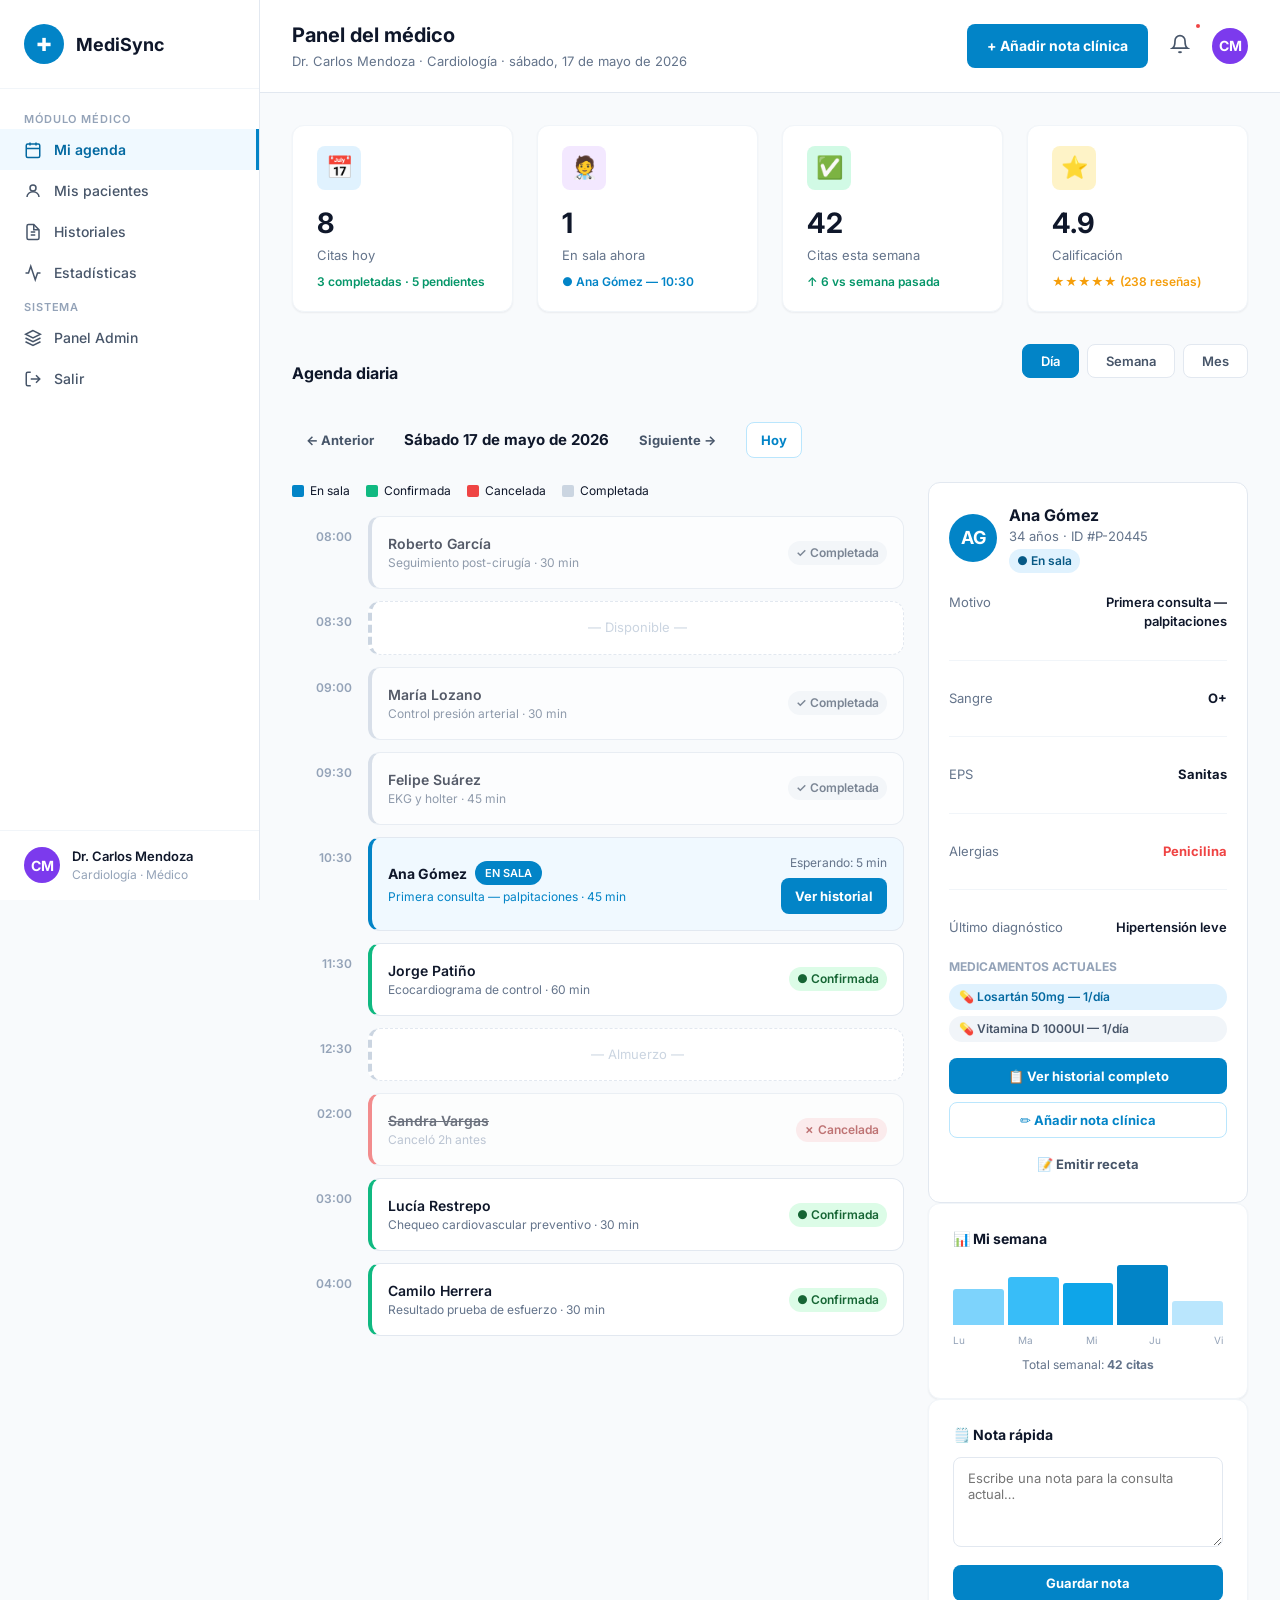
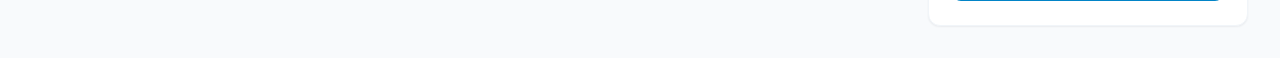
<file: medico.html>
<!DOCTYPE html>
<html lang="es">
<head>
  <meta charset="UTF-8" />
  <meta name="viewport" content="width=device-width, initial-scale=1.0" />
  <title>MediSync — Panel del Médico</title>
  <link rel="preconnect" href="https://fonts.googleapis.com" />
  <link href="https://fonts.googleapis.com/css2?family=Inter:wght@400;500;600;700&display=swap" rel="stylesheet" />
  <link rel="stylesheet" href="medisync.css" />
  <style>
    .medico-layout { display: grid; grid-template-columns: 1fr 320px; gap: var(--space-6); }
    .agenda-slot {
      display: flex;
      align-items: stretch;
      gap: var(--space-4);
      margin-bottom: var(--space-3);
    }
    .time-col {
      width: 60px;
      text-align: right;
      padding-top: 12px;
      font-size: 12px;
      color: var(--gray-400);
      font-weight: 600;
      flex-shrink: 0;
    }
    .agenda-item {
      flex: 1;
      background: white;
      border: 1.5px solid var(--gray-200);
      border-radius: var(--radius-lg);
      padding: var(--space-4);
      cursor: pointer;
      transition: all 150ms;
      border-left: 4px solid var(--gray-300);
    }
    .agenda-item:hover { box-shadow: var(--shadow-md); transform: translateX(2px); }
    .agenda-item.confirmada { border-left-color: var(--secondary-500); }
    .agenda-item.en-sala { border-left-color: var(--primary-600); background: var(--primary-50); }
    .agenda-item.cancelada { border-left-color: var(--error-500); opacity: 0.6; }
    .agenda-item.completada { border-left-color: var(--gray-300); opacity: 0.7; }
    .agenda-item.empty {
      border-style: dashed;
      border-left-style: dashed;
      display: flex;
      align-items: center;
      justify-content: center;
      color: var(--gray-300);
      font-size: 13px;
      min-height: 52px;
      cursor: default;
    }
    .agenda-item.empty:hover { box-shadow: none; transform: none; }
    .view-tabs { display: flex; gap: var(--space-2); margin-bottom: var(--space-6); }
    .view-tab {
      padding: 8px 18px;
      font-size: 13px;
      font-weight: 600;
      border-radius: var(--radius-md);
      cursor: pointer;
      transition: all 100ms;
      background: white;
      border: 1.5px solid var(--gray-200);
      color: var(--gray-600);
    }
    .view-tab.active { background: var(--primary-600); border-color: var(--primary-600); color: white; }
    .patient-panel { background: white; border: 1px solid var(--gray-200); border-radius: var(--radius-lg); padding: var(--space-5); }
    @media (max-width: 1000px) { .medico-layout { grid-template-columns: 1fr; } }
  </style>
</head>
<body>
<div class="layout">

  <!-- SIDEBAR -->
  <aside class="sidebar" role="navigation">
    <div class="sidebar-logo">
      <div class="logo-icon">✚</div>
      <span class="logo-text">MediSync</span>
    </div>
    <nav class="sidebar-nav">
      <span class="nav-section-title">Módulo médico</span>
      <a class="nav-link active" href="medico.html" aria-current="page">
        <svg viewBox="0 0 24 24" fill="none" stroke="currentColor" stroke-width="2"><rect x="3" y="4" width="18" height="18" rx="2"/><path d="M16 2v4M8 2v4M3 10h18"/></svg>
        Mi agenda
      </a>
      <a class="nav-link" href="#">
        <svg viewBox="0 0 24 24" fill="none" stroke="currentColor" stroke-width="2"><circle cx="12" cy="8" r="4"/><path d="M4 20c0-4 3.6-7 8-7s8 3 8 7"/></svg>
        Mis pacientes
      </a>
      <a class="nav-link" href="#">
        <svg viewBox="0 0 24 24" fill="none" stroke="currentColor" stroke-width="2"><path d="M9 12h6M9 16h6M13 2H6a2 2 0 00-2 2v16a2 2 0 002 2h12a2 2 0 002-2V9z"/><path d="M13 2v7h7"/></svg>
        Historiales
      </a>
      <a class="nav-link" href="#">
        <svg viewBox="0 0 24 24" fill="none" stroke="currentColor" stroke-width="2"><polyline points="22 12 18 12 15 21 9 3 6 12 2 12"/></svg>
        Estadísticas
      </a>
      <span class="nav-section-title">Sistema</span>
      <a class="nav-link" href="admin.html">
        <svg viewBox="0 0 24 24" fill="none" stroke="currentColor" stroke-width="2"><path d="M12 2L2 7l10 5 10-5-10-5zM2 17l10 5 10-5M2 12l10 5 10-5"/></svg>
        Panel Admin
      </a>
      <a class="nav-link" href="index.html">
        <svg viewBox="0 0 24 24" fill="none" stroke="currentColor" stroke-width="2"><path d="M9 21H5a2 2 0 01-2-2V5a2 2 0 012-2h4M16 17l5-5-5-5M21 12H9"/></svg>
        Salir
      </a>
    </nav>
    <div class="sidebar-user">
      <div class="avatar" style="background:#7C3AED;">CM</div>
      <div>
        <div style="font-size:13px;font-weight:600;color:var(--gray-900);">Dr. Carlos Mendoza</div>
        <div style="font-size:12px;color:var(--gray-400);">Cardiología · Médico</div>
      </div>
    </div>
  </aside>

  <main class="main-content">
    <header class="page-header">
      <div>
        <h1 style="font-size:20px;font-weight:700;">Panel del médico</h1>
        <p style="font-size:13px;color:var(--gray-500);margin-top:2px;">Dr. Carlos Mendoza · Cardiología · sábado, 17 de mayo de 2026</p>
      </div>
      <div class="flex items-center gap-3">
        <button class="btn btn-primary" onclick="showToast('Abriendo formulario de notas…','')">+ Añadir nota clínica</button>
        <button class="btn btn-ghost notif-dot" style="padding:10px;" aria-label="Notificaciones">
          <svg width="20" height="20" viewBox="0 0 24 24" fill="none" stroke="currentColor" stroke-width="2"><path d="M18 8A6 6 0 006 8c0 7-3 9-3 9h18s-3-2-3-9"/><path d="M13.73 21a2 2 0 01-3.46 0"/></svg>
        </button>
        <div class="avatar" style="background:#7C3AED;">CM</div>
      </div>
    </header>

    <div class="page-body">

      <!-- KPIs -->
      <div class="kpi-grid mb-8">
        <div class="kpi-card">
          <div class="kpi-icon" style="background:var(--primary-100);">📅</div>
          <div class="kpi-value">8</div>
          <div class="kpi-label">Citas hoy</div>
          <div class="kpi-trend trend-up">3 completadas · 5 pendientes</div>
        </div>
        <div class="kpi-card">
          <div class="kpi-icon" style="background:#F3E8FF;">🧑‍⚕️</div>
          <div class="kpi-value">1</div>
          <div class="kpi-label">En sala ahora</div>
          <div class="kpi-trend" style="color:var(--primary-600);">● Ana Gómez — 10:30</div>
        </div>
        <div class="kpi-card">
          <div class="kpi-icon" style="background:var(--secondary-100);">✅</div>
          <div class="kpi-value">42</div>
          <div class="kpi-label">Citas esta semana</div>
          <div class="kpi-trend trend-up">↑ 6 vs semana pasada</div>
        </div>
        <div class="kpi-card">
          <div class="kpi-icon" style="background:#FEF3C7;">⭐</div>
          <div class="kpi-value">4.9</div>
          <div class="kpi-label">Calificación</div>
          <div class="kpi-trend" style="color:var(--warning-500);">★★★★★ (238 reseñas)</div>
        </div>
      </div>

      <!-- VISTA AGENDA -->
      <div class="section-header mb-4">
        <h2 class="section-title">Agenda diaria</h2>
        <div class="view-tabs">
          <button class="view-tab active" onclick="setView(this)">Día</button>
          <button class="view-tab" onclick="setView(this)">Semana</button>
          <button class="view-tab" onclick="setView(this)">Mes</button>
        </div>
      </div>

      <!-- FECHA NAV -->
      <div style="display:flex;align-items:center;gap:var(--space-4);margin-bottom:var(--space-6);">
        <button class="btn btn-ghost btn-sm">← Anterior</button>
        <strong style="font-size:15px;">Sábado 17 de mayo de 2026</strong>
        <button class="btn btn-ghost btn-sm">Siguiente →</button>
        <button class="btn btn-secondary btn-sm" onclick="showToast('Vista de hoy','')">Hoy</button>
      </div>

      <div class="medico-layout">

        <!-- AGENDA -->
        <div>
          <!-- LEYENDA -->
          <div style="display:flex;align-items:center;gap:16px;margin-bottom:var(--space-4);flex-wrap:wrap;">
            <div style="display:flex;align-items:center;gap:6px;font-size:12px;"><div style="width:12px;height:12px;background:var(--primary-600);border-radius:2px;"></div>En sala</div>
            <div style="display:flex;align-items:center;gap:6px;font-size:12px;"><div style="width:12px;height:12px;background:var(--secondary-500);border-radius:2px;"></div>Confirmada</div>
            <div style="display:flex;align-items:center;gap:6px;font-size:12px;"><div style="width:12px;height:12px;background:var(--error-500);border-radius:2px;"></div>Cancelada</div>
            <div style="display:flex;align-items:center;gap:6px;font-size:12px;"><div style="width:12px;height:12px;background:var(--gray-300);border-radius:2px;"></div>Completada</div>
          </div>

          <!-- SLOTS DE AGENDA -->
          <div>
            <div class="agenda-slot">
              <div class="time-col">08:00</div>
              <div class="agenda-item completada" onclick="selectPatient('Roberto García','68 años','Seguimiento post-cirugía coronaria','completada')">
                <div style="display:flex;align-items:center;justify-content:space-between;">
                  <div>
                    <div style="font-size:14px;font-weight:600;">Roberto García</div>
                    <div style="font-size:12px;color:var(--gray-500);">Seguimiento post-cirugía · 30 min</div>
                  </div>
                  <span class="appt-status appt-completada">✓ Completada</span>
                </div>
              </div>
            </div>

            <div class="agenda-slot">
              <div class="time-col">08:30</div>
              <div class="agenda-item empty">— Disponible —</div>
            </div>

            <div class="agenda-slot">
              <div class="time-col">09:00</div>
              <div class="agenda-item completada" onclick="selectPatient('María Lozano','45 años','Control presión arterial','completada')">
                <div style="display:flex;align-items:center;justify-content:space-between;">
                  <div>
                    <div style="font-size:14px;font-weight:600;">María Lozano</div>
                    <div style="font-size:12px;color:var(--gray-500);">Control presión arterial · 30 min</div>
                  </div>
                  <span class="appt-status appt-completada">✓ Completada</span>
                </div>
              </div>
            </div>

            <div class="agenda-slot">
              <div class="time-col">09:30</div>
              <div class="agenda-item completada" onclick="selectPatient('Felipe Suárez','52 años','EKG y holter','completada')">
                <div style="display:flex;align-items:center;justify-content:space-between;">
                  <div>
                    <div style="font-size:14px;font-weight:600;">Felipe Suárez</div>
                    <div style="font-size:12px;color:var(--gray-500);">EKG y holter · 45 min</div>
                  </div>
                  <span class="appt-status appt-completada">✓ Completada</span>
                </div>
              </div>
            </div>

            <div class="agenda-slot">
              <div class="time-col">10:30</div>
              <div class="agenda-item en-sala" onclick="selectPatient('Ana Gómez','34 años','Primera consulta — palpitaciones','en-sala')">
                <div style="display:flex;align-items:center;justify-content:space-between;">
                  <div>
                    <div style="display:flex;align-items:center;gap:8px;margin-bottom:3px;">
                      <div style="font-size:14px;font-weight:700;">Ana Gómez</div>
                      <span class="badge badge-primary" style="font-size:11px;background:var(--primary-600);color:white;">EN SALA</span>
                    </div>
                    <div style="font-size:12px;color:var(--primary-600);">Primera consulta — palpitaciones · 45 min</div>
                  </div>
                  <div style="text-align:right;">
                    <div style="font-size:12px;color:var(--gray-500);">Esperando: 5 min</div>
                    <button class="btn btn-primary btn-sm" style="margin-top:6px;" onclick="event.stopPropagation();showToast('Abriendo historial de Ana Gómez…','')">Ver historial</button>
                  </div>
                </div>
              </div>
            </div>

            <div class="agenda-slot">
              <div class="time-col">11:30</div>
              <div class="agenda-item confirmada" onclick="selectPatient('Jorge Patiño','61 años','Ecocardiograma de control','confirmada')">
                <div style="display:flex;align-items:center;justify-content:space-between;">
                  <div>
                    <div style="font-size:14px;font-weight:600;">Jorge Patiño</div>
                    <div style="font-size:12px;color:var(--gray-500);">Ecocardiograma de control · 60 min</div>
                  </div>
                  <span class="appt-status appt-confirmada">● Confirmada</span>
                </div>
              </div>
            </div>

            <div class="agenda-slot">
              <div class="time-col">12:30</div>
              <div class="agenda-item empty">— Almuerzo —</div>
            </div>

            <div class="agenda-slot">
              <div class="time-col">02:00</div>
              <div class="agenda-item cancelada">
                <div style="display:flex;align-items:center;justify-content:space-between;">
                  <div>
                    <div style="font-size:14px;font-weight:600;text-decoration:line-through;">Sandra Vargas</div>
                    <div style="font-size:12px;color:var(--gray-400);">Canceló 2h antes</div>
                  </div>
                  <span class="appt-status appt-cancelada">✗ Cancelada</span>
                </div>
              </div>
            </div>

            <div class="agenda-slot">
              <div class="time-col">03:00</div>
              <div class="agenda-item confirmada" onclick="selectPatient('Lucía Restrepo','29 años','Chequeo cardiovascular preventivo','confirmada')">
                <div style="display:flex;align-items:center;justify-content:space-between;">
                  <div>
                    <div style="font-size:14px;font-weight:600;">Lucía Restrepo</div>
                    <div style="font-size:12px;color:var(--gray-500);">Chequeo cardiovascular preventivo · 30 min</div>
                  </div>
                  <span class="appt-status appt-confirmada">● Confirmada</span>
                </div>
              </div>
            </div>

            <div class="agenda-slot">
              <div class="time-col">04:00</div>
              <div class="agenda-item confirmada" onclick="selectPatient('Camilo Herrera','44 años','Resultado de prueba de esfuerzo','confirmada')">
                <div style="display:flex;align-items:center;justify-content:space-between;">
                  <div>
                    <div style="font-size:14px;font-weight:600;">Camilo Herrera</div>
                    <div style="font-size:12px;color:var(--gray-500);">Resultado prueba de esfuerzo · 30 min</div>
                  </div>
                  <span class="appt-status appt-confirmada">● Confirmada</span>
                </div>
              </div>
            </div>
          </div>
        </div>

        <!-- PANEL PACIENTE -->
        <div class="flex flex-col gap-5">
          <div class="patient-panel" id="patient-panel">
            <div style="display:flex;align-items:center;gap:var(--space-3);margin-bottom:var(--space-5);">
              <div class="avatar avatar-lg" style="background:var(--primary-600);" id="pp-avatar">AG</div>
              <div>
                <div style="font-size:16px;font-weight:700;" id="pp-name">Ana Gómez</div>
                <div style="font-size:13px;color:var(--gray-500);" id="pp-age">34 años · ID #P-20445</div>
                <span class="appt-status appt-en-sala" id="pp-status">● En sala</span>
              </div>
            </div>

            <div class="flex flex-col gap-3" style="font-size:13px;margin-bottom:var(--space-5);">
              <div style="display:flex;justify-content:space-between;"><span style="color:var(--gray-500);">Motivo</span><span style="font-weight:600;text-align:right;max-width:60%;" id="pp-motivo">Primera consulta — palpitaciones</span></div>
              <div class="divider"></div>
              <div style="display:flex;justify-content:space-between;"><span style="color:var(--gray-500);">Sangre</span><strong>O+</strong></div>
              <div class="divider"></div>
              <div style="display:flex;justify-content:space-between;"><span style="color:var(--gray-500);">EPS</span><strong>Sanitas</strong></div>
              <div class="divider"></div>
              <div style="display:flex;justify-content:space-between;"><span style="color:var(--gray-500);">Alergias</span><strong style="color:var(--error-500);">Penicilina</strong></div>
              <div class="divider"></div>
              <div style="display:flex;justify-content:space-between;"><span style="color:var(--gray-500);">Último diagnóstico</span><span style="font-weight:600;">Hipertensión leve</span></div>
            </div>

            <div style="margin-bottom:var(--space-4);">
              <div style="font-size:12px;font-weight:700;color:var(--gray-400);text-transform:uppercase;margin-bottom:8px;">Medicamentos actuales</div>
              <div style="display:flex;flex-direction:column;gap:6px;">
                <span class="badge badge-primary" style="justify-content:flex-start;">💊 Losartán 50mg — 1/día</span>
                <span class="badge badge-gray" style="justify-content:flex-start;">💊 Vitamina D 1000UI — 1/día</span>
              </div>
            </div>

            <div class="flex flex-col gap-2">
              <button class="btn btn-primary btn-full btn-sm" onclick="showToast('Abriendo historial clínico…','')">📋 Ver historial completo</button>
              <button class="btn btn-secondary btn-full btn-sm" onclick="showToast('Abriendo notas…','')">✏️ Añadir nota clínica</button>
              <button class="btn btn-ghost btn-full btn-sm" onclick="showToast('Abriendo formulario de receta…','')">📝 Emitir receta</button>
            </div>
          </div>

          <!-- ESTADÍSTICAS RÁPIDAS -->
          <div class="card">
            <h3 style="font-size:14px;font-weight:700;margin-bottom:var(--space-4);">📊 Mi semana</h3>
            <div style="display:grid;grid-template-columns:repeat(5,1fr);gap:4px;height:60px;align-items:flex-end;margin-bottom:8px;">
              <div style="background:var(--primary-300);border-radius:3px 3px 0 0;height:60%;"></div>
              <div style="background:var(--primary-400);border-radius:3px 3px 0 0;height:80%;"></div>
              <div style="background:var(--primary-500);border-radius:3px 3px 0 0;height:70%;"></div>
              <div style="background:var(--primary-600);border-radius:3px 3px 0 0;height:100%;"></div>
              <div style="background:var(--primary-200);border-radius:3px 3px 0 0;height:40%;"></div>
            </div>
            <div style="display:flex;justify-content:space-between;font-size:10px;color:var(--gray-400);">
              <span>Lu</span><span>Ma</span><span>Mi</span><span>Ju</span><span>Vi</span>
            </div>
            <div style="font-size:12px;color:var(--gray-500);margin-top:8px;text-align:center;">Total semanal: <strong>42 citas</strong></div>
          </div>

          <!-- NOTA RÁPIDA -->
          <div class="card">
            <h3 style="font-size:14px;font-weight:700;margin-bottom:var(--space-3);">🗒️ Nota rápida</h3>
            <textarea class="input" rows="4" placeholder="Escribe una nota para la consulta actual…" style="resize:vertical;font-size:13px;"></textarea>
            <button class="btn btn-primary btn-full btn-sm mt-3" onclick="showToast('Nota guardada','success')">Guardar nota</button>
          </div>
        </div>
      </div>
    </div>
  </main>
</div>

<div class="toast-container" id="toasts"></div>
<script>
function setView(btn) {
  document.querySelectorAll('.view-tab').forEach(t=>t.classList.remove('active'));
  btn.classList.add('active');
  showToast('Vista: ' + btn.textContent, '');
}

function selectPatient(name, age, motivo, status) {
  const initials = name.split(' ').map(w=>w[0]).join('').substring(0,2).toUpperCase();
  document.getElementById('pp-avatar').textContent = initials;
  document.getElementById('pp-name').textContent = name;
  document.getElementById('pp-age').textContent = age + ' · Seleccionado';
  document.getElementById('pp-motivo').textContent = motivo;
  const statusEl = document.getElementById('pp-status');
  statusEl.className = 'appt-status appt-' + status;
  statusEl.textContent = status === 'en-sala' ? '● En sala' : status === 'confirmada' ? '● Confirmada' : status === 'completada' ? '✓ Completada' : '✗ Cancelada';
}

function showToast(msg, type) {
  const c=document.getElementById('toasts');
  const t=document.createElement('div');
  t.className='toast '+(type||'');
  t.textContent=msg;
  c.appendChild(t);
  setTimeout(()=>t.remove(), 3500);
}
</script>
</body>
</html>
</file>
<file: medisync.css>
/* MediSync — Design System Tokens & Global Styles */

/* ──── TOKENS ──── */
:root {
  /* Primary (Sky Blue) */
  --primary-50:  #F0F9FF;
  --primary-100: #E0F2FE;
  --primary-200: #BAE6FD;
  --primary-300: #7DD3FC;
  --primary-400: #38BDF8;
  --primary-500: #0EA5E9;
  --primary-600: #0284C7;
  --primary-700: #0369A1;
  --primary-800: #075985;
  --primary-900: #0C4A6E;

  /* Secondary (Emerald) */
  --secondary-50:  #ECFDF5;
  --secondary-100: #D1FAE5;
  --secondary-400: #34D399;
  --secondary-500: #10B981;
  --secondary-600: #059669;
  --secondary-700: #047857;

  /* Semantic */
  --success-500: #10B981;
  --warning-500: #F59E0B;
  --error-500:   #EF4444;
  --info-500:    #3B82F6;

  /* Grays */
  --gray-50:  #F8FAFC;
  --gray-100: #F1F5F9;
  --gray-200: #E2E8F0;
  --gray-300: #CBD5E1;
  --gray-400: #94A3B8;
  --gray-500: #64748B;
  --gray-600: #475569;
  --gray-700: #334155;
  --gray-800: #1E293B;
  --gray-900: #0F172A;

  /* Spacing (base 4px) */
  --space-1:  4px;
  --space-2:  8px;
  --space-3:  12px;
  --space-4:  16px;
  --space-5:  20px;
  --space-6:  24px;
  --space-8:  32px;
  --space-10: 40px;
  --space-12: 48px;
  --space-16: 64px;

  /* Border radius */
  --radius-sm:   4px;
  --radius-md:   8px;
  --radius-lg:   12px;
  --radius-xl:   16px;
  --radius-full: 9999px;

  /* Shadows */
  --shadow-sm: 0 1px 2px rgba(15,23,42,0.06);
  --shadow-md: 0 4px 6px -1px rgba(15,23,42,0.08);
  --shadow-lg: 0 10px 15px -3px rgba(15,23,42,0.10);

  /* Typography */
  --font-family: 'Inter', system-ui, -apple-system, sans-serif;
}

/* ──── RESET ──── */
*, *::before, *::after { box-sizing: border-box; margin: 0; padding: 0; }
html { font-size: 16px; scroll-behavior: smooth; }
body {
  font-family: var(--font-family);
  background: var(--gray-50);
  color: var(--gray-900);
  line-height: 1.5;
  -webkit-font-smoothing: antialiased;
}
a { color: inherit; text-decoration: none; }
img { max-width: 100%; }
button { cursor: pointer; border: none; background: none; font-family: inherit; }
input, select, textarea { font-family: inherit; }
ul { list-style: none; }

/* ──── TYPOGRAPHY ──── */
.text-display { font-size: 48px; font-weight: 700; line-height: 1.15; }
.text-h1      { font-size: 36px; font-weight: 700; line-height: 1.2;  }
.text-h2      { font-size: 28px; font-weight: 700; line-height: 1.25; }
.text-h3      { font-size: 22px; font-weight: 600; line-height: 1.3;  }
.text-h4      { font-size: 18px; font-weight: 600; line-height: 1.35; }
.text-body-lg { font-size: 18px; font-weight: 400; line-height: 1.6;  }
.text-body    { font-size: 16px; font-weight: 400; line-height: 1.5;  }
.text-sm      { font-size: 14px; font-weight: 400; line-height: 1.5;  }
.text-xs      { font-size: 12px; font-weight: 400; line-height: 1.4;  }

/* ──── BUTTONS ──── */
.btn {
  display: inline-flex;
  align-items: center;
  gap: var(--space-2);
  padding: 12px 20px;
  border-radius: var(--radius-md);
  font-weight: 700;
  font-size: 14px;
  transition: all 150ms ease;
  min-height: 44px;
  white-space: nowrap;
}
.btn-primary {
  background: var(--primary-600);
  color: white;
}
.btn-primary:hover {
  background: var(--primary-700);
  transform: translateY(-1px);
  box-shadow: var(--shadow-md);
}
.btn-primary:focus-visible {
  outline: 2px solid var(--primary-500);
  outline-offset: 2px;
}
.btn-secondary {
  background: white;
  color: var(--primary-600);
  border: 1.5px solid var(--primary-200);
}
.btn-secondary:hover {
  background: var(--primary-50);
  border-color: var(--primary-400);
}
.btn-ghost {
  background: transparent;
  color: var(--gray-600);
}
.btn-ghost:hover {
  background: var(--gray-100);
  color: var(--gray-900);
}
.btn-danger {
  background: var(--error-500);
  color: white;
}
.btn-danger:hover { background: #DC2626; }
.btn-success {
  background: var(--secondary-600);
  color: white;
}
.btn-success:hover { background: var(--secondary-700); }
.btn-sm { padding: 8px 14px; font-size: 13px; min-height: 36px; }
.btn-lg { padding: 16px 28px; font-size: 16px; }
.btn-full { width: 100%; justify-content: center; }

/* ──── INPUTS ──── */
.input-group { display: flex; flex-direction: column; gap: var(--space-1); }
.input-label {
  font-size: 14px;
  font-weight: 500;
  color: var(--gray-700);
}
.input {
  width: 100%;
  padding: 12px 14px;
  border: 1.5px solid var(--gray-200);
  border-radius: var(--radius-md);
  font-size: 15px;
  color: var(--gray-900);
  background: white;
  transition: border-color 150ms, box-shadow 150ms;
  min-height: 44px;
}
.input:focus {
  outline: none;
  border-color: var(--primary-600);
  box-shadow: 0 0 0 3px rgba(14,165,233,0.15);
}
.input.error { border-color: var(--error-500); }
.input-error-msg { font-size: 12px; color: var(--error-500); }
.input-hint { font-size: 12px; color: var(--gray-500); }

/* ──── CARDS ──── */
.card {
  background: white;
  border-radius: var(--radius-lg);
  box-shadow: var(--shadow-sm);
  border: 1px solid var(--gray-100);
  padding: var(--space-6);
}
.card-sm { padding: var(--space-4); }
.card-hover:hover { box-shadow: var(--shadow-md); transform: translateY(-1px); transition: all 200ms; }

/* ──── BADGES ──── */
.badge {
  display: inline-flex;
  align-items: center;
  gap: 4px;
  padding: 4px 10px;
  border-radius: var(--radius-full);
  font-size: 12px;
  font-weight: 600;
}
.badge-primary { background: var(--primary-100); color: var(--primary-700); }
.badge-success { background: var(--secondary-100); color: var(--secondary-700); }
.badge-warning { background: #FEF3C7; color: #92400E; }
.badge-error   { background: #FEE2E2; color: #991B1B; }
.badge-gray    { background: var(--gray-100); color: var(--gray-600); }
.badge-info    { background: #EFF6FF; color: #1E40AF; }

/* ──── SIDEBAR ──── */
.layout { display: flex; min-height: 100vh; }
.sidebar {
  width: 260px;
  background: white;
  border-right: 1px solid var(--gray-200);
  display: flex;
  flex-direction: column;
  position: fixed;
  top: 0; left: 0; bottom: 0;
  z-index: 100;
  overflow-y: auto;
}
.sidebar-logo {
  display: flex;
  align-items: center;
  gap: var(--space-3);
  padding: var(--space-6);
  border-bottom: 1px solid var(--gray-100);
}
.logo-icon {
  width: 40px; height: 40px;
  background: var(--primary-600);
  border-radius: var(--radius-full);
  display: flex; align-items: center; justify-content: center;
  color: white; font-size: 18px; font-weight: 700;
  flex-shrink: 0;
}
.logo-text { font-size: 18px; font-weight: 700; color: var(--gray-900); }
.sidebar-nav { flex: 1; padding: var(--space-4) 0; }
.nav-section-title {
  font-size: 11px;
  font-weight: 600;
  color: var(--gray-400);
  text-transform: uppercase;
  letter-spacing: 0.08em;
  padding: var(--space-3) var(--space-6);
  margin-top: var(--space-3);
}
.nav-link {
  display: flex;
  align-items: center;
  gap: var(--space-3);
  padding: 10px var(--space-6);
  color: var(--gray-600);
  font-size: 14px;
  font-weight: 500;
  border-radius: 0;
  transition: all 150ms;
  text-decoration: none;
}
.nav-link:hover { background: var(--gray-50); color: var(--gray-900); }
.nav-link.active {
  background: var(--primary-50);
  color: var(--primary-700);
  font-weight: 600;
  border-right: 3px solid var(--primary-600);
}
.nav-link svg { width: 18px; height: 18px; flex-shrink: 0; }
.sidebar-user {
  padding: var(--space-4) var(--space-6);
  border-top: 1px solid var(--gray-100);
  display: flex;
  align-items: center;
  gap: var(--space-3);
}
.avatar {
  width: 36px; height: 36px;
  border-radius: var(--radius-full);
  background: var(--primary-600);
  color: white;
  display: flex; align-items: center; justify-content: center;
  font-size: 14px; font-weight: 700;
  flex-shrink: 0;
}
.avatar-lg { width: 48px; height: 48px; font-size: 18px; }

/* ──── MAIN CONTENT ──── */
.main-content {
  margin-left: 260px;
  flex: 1;
  min-height: 100vh;
}
.page-header {
  background: white;
  border-bottom: 1px solid var(--gray-200);
  padding: var(--space-5) var(--space-8);
  display: flex;
  align-items: center;
  justify-content: space-between;
  position: sticky;
  top: 0;
  z-index: 50;
}
.page-body { padding: var(--space-8); }

/* ──── KPI CARDS ──── */
.kpi-grid {
  display: grid;
  grid-template-columns: repeat(4, 1fr);
  gap: var(--space-6);
  margin-bottom: var(--space-8);
}
.kpi-card {
  background: white;
  border-radius: var(--radius-lg);
  padding: var(--space-5) var(--space-6);
  box-shadow: var(--shadow-sm);
  border: 1px solid var(--gray-100);
}
.kpi-icon {
  width: 44px; height: 44px;
  border-radius: var(--radius-md);
  display: flex; align-items: center; justify-content: center;
  margin-bottom: var(--space-3);
  font-size: 22px;
}
.kpi-value { font-size: 28px; font-weight: 700; color: var(--gray-900); }
.kpi-label { font-size: 13px; color: var(--gray-500); margin-top: 2px; }
.kpi-trend {
  font-size: 12px;
  font-weight: 600;
  margin-top: var(--space-2);
}
.trend-up   { color: var(--secondary-600); }
.trend-down { color: var(--error-500); }

/* ──── TABS ──── */
.tabs { display: flex; gap: 0; border-bottom: 2px solid var(--gray-200); margin-bottom: var(--space-6); }
.tab-btn {
  padding: 10px var(--space-5);
  font-size: 14px;
  font-weight: 500;
  color: var(--gray-500);
  border-bottom: 2px solid transparent;
  margin-bottom: -2px;
  transition: all 150ms;
  background: none;
  border-left: none; border-right: none; border-top: none;
  cursor: pointer;
}
.tab-btn:hover { color: var(--gray-800); }
.tab-btn.active {
  color: var(--primary-600);
  border-bottom-color: var(--primary-600);
  font-weight: 600;
}

/* ──── STEPPER ──── */
.stepper {
  display: flex;
  align-items: center;
  gap: 0;
  margin-bottom: var(--space-8);
}
.step {
  display: flex;
  align-items: center;
  gap: var(--space-2);
  flex: 1;
}
.step-circle {
  width: 32px; height: 32px;
  border-radius: var(--radius-full);
  display: flex; align-items: center; justify-content: center;
  font-size: 13px; font-weight: 700;
  flex-shrink: 0;
  border: 2px solid var(--gray-300);
  color: var(--gray-400);
  background: white;
}
.step.active .step-circle {
  background: var(--primary-600);
  border-color: var(--primary-600);
  color: white;
}
.step.completed .step-circle {
  background: var(--secondary-500);
  border-color: var(--secondary-500);
  color: white;
}
.step-label { font-size: 13px; color: var(--gray-500); }
.step.active .step-label { color: var(--primary-700); font-weight: 600; }
.step.completed .step-label { color: var(--secondary-700); }
.step-connector { flex: 1; height: 2px; background: var(--gray-200); margin: 0 var(--space-2); }
.step-connector.done { background: var(--secondary-500); }

/* ──── TABLE ──── */
.table-wrap { overflow-x: auto; }
table { width: 100%; border-collapse: collapse; }
th {
  text-align: left;
  font-size: 12px;
  font-weight: 600;
  color: var(--gray-500);
  text-transform: uppercase;
  letter-spacing: 0.05em;
  padding: 12px var(--space-4);
  border-bottom: 1px solid var(--gray-200);
  background: var(--gray-50);
}
td {
  padding: 14px var(--space-4);
  font-size: 14px;
  color: var(--gray-700);
  border-bottom: 1px solid var(--gray-100);
}
tr:hover td { background: var(--gray-50); }

/* ──── ALERT ──── */
.alert {
  display: flex;
  align-items: flex-start;
  gap: var(--space-3);
  padding: var(--space-4) var(--space-5);
  border-radius: var(--radius-md);
  font-size: 14px;
}
.alert-warning {
  background: #FFFBEB;
  border: 1px solid #FDE68A;
  color: #92400E;
}
.alert-info {
  background: #EFF6FF;
  border: 1px solid #BFDBFE;
  color: #1E40AF;
}
.alert-success {
  background: var(--secondary-50);
  border: 1px solid var(--secondary-100);
  color: var(--secondary-700);
}
.alert-error {
  background: #FEF2F2;
  border: 1px solid #FECACa;
  color: #991B1B;
}

/* ──── PROGRESS BAR ──── */
.progress-bar { background: var(--gray-200); border-radius: var(--radius-full); height: 6px; overflow: hidden; }
.progress-fill { height: 100%; border-radius: var(--radius-full); background: var(--primary-600); transition: width 300ms; }
.progress-fill.green { background: var(--secondary-500); }
.progress-fill.warning { background: var(--warning-500); }

/* ──── TOGGLE ──── */
.toggle {
  position: relative;
  display: inline-block;
  width: 44px; height: 24px;
}
.toggle input { opacity: 0; width: 0; height: 0; }
.toggle-slider {
  position: absolute;
  inset: 0;
  background: var(--gray-300);
  border-radius: var(--radius-full);
  cursor: pointer;
  transition: background 200ms;
}
.toggle-slider::before {
  content: '';
  position: absolute;
  width: 18px; height: 18px;
  left: 3px; top: 3px;
  background: white;
  border-radius: 50%;
  transition: transform 200ms;
  box-shadow: 0 1px 3px rgba(0,0,0,0.2);
}
.toggle input:checked + .toggle-slider { background: var(--primary-600); }
.toggle input:checked + .toggle-slider::before { transform: translateX(20px); }

/* ──── DROPDOWN / MENU ──── */
.dropdown { position: relative; display: inline-block; }
.dropdown-menu {
  position: absolute;
  top: calc(100% + 6px);
  right: 0;
  background: white;
  border: 1px solid var(--gray-200);
  border-radius: var(--radius-md);
  box-shadow: var(--shadow-lg);
  min-width: 160px;
  z-index: 200;
  overflow: hidden;
}
.dropdown-item {
  display: flex;
  align-items: center;
  gap: var(--space-2);
  padding: 10px var(--space-4);
  font-size: 14px;
  color: var(--gray-700);
  cursor: pointer;
  transition: background 100ms;
}
.dropdown-item:hover { background: var(--gray-50); }

/* ──── MODAL ──── */
.modal-overlay {
  position: fixed;
  inset: 0;
  background: rgba(15,23,42,0.5);
  z-index: 1000;
  display: flex;
  align-items: center;
  justify-content: center;
  padding: var(--space-4);
}
.modal {
  background: white;
  border-radius: var(--radius-xl);
  box-shadow: var(--shadow-lg);
  width: 100%;
  max-width: 480px;
  padding: var(--space-8);
}
.modal-header {
  display: flex;
  align-items: center;
  justify-content: space-between;
  margin-bottom: var(--space-6);
}

/* ──── SKELETON ──── */
.skeleton {
  background: linear-gradient(90deg, var(--gray-200) 25%, var(--gray-100) 50%, var(--gray-200) 75%);
  background-size: 200% 100%;
  animation: skeleton-shimmer 1.5s infinite;
  border-radius: var(--radius-md);
}
@keyframes skeleton-shimmer {
  0% { background-position: 200% 0; }
  100% { background-position: -200% 0; }
}

/* ──── CHART BARS ──── */
.chart-bar-wrap { display: flex; align-items: flex-end; gap: var(--space-2); height: 120px; }
.chart-bar {
  flex: 1;
  border-radius: var(--radius-sm) var(--radius-sm) 0 0;
  background: var(--primary-200);
  transition: background 150ms;
  cursor: pointer;
}
.chart-bar:hover { background: var(--primary-500); }
.chart-bar.active { background: var(--primary-600); }

/* ──── CALENDAR ──── */
.calendar { width: 100%; }
.calendar-header {
  display: flex;
  align-items: center;
  justify-content: space-between;
  margin-bottom: var(--space-4);
}
.cal-grid {
  display: grid;
  grid-template-columns: repeat(7, 1fr);
  gap: var(--space-1);
}
.cal-day-name {
  text-align: center;
  font-size: 12px;
  font-weight: 600;
  color: var(--gray-400);
  padding: var(--space-2) 0;
}
.cal-day {
  aspect-ratio: 1;
  display: flex;
  align-items: center;
  justify-content: center;
  border-radius: var(--radius-md);
  font-size: 13px;
  cursor: pointer;
  transition: all 100ms;
  color: var(--gray-700);
}
.cal-day:hover { background: var(--primary-50); color: var(--primary-700); }
.cal-day.available { font-weight: 600; }
.cal-day.selected { background: var(--primary-600); color: white; font-weight: 700; }
.cal-day.unavailable { color: var(--gray-300); cursor: not-allowed; text-decoration: line-through; }
.cal-day.today { border: 1.5px solid var(--primary-400); color: var(--primary-700); }

/* ──── TIMELINE ──── */
.timeline { display: flex; flex-direction: column; gap: 0; }
.timeline-item {
  display: flex;
  gap: var(--space-4);
  position: relative;
}
.timeline-item::before {
  content: '';
  position: absolute;
  left: 17px;
  top: 36px;
  bottom: -4px;
  width: 2px;
  background: var(--gray-200);
}
.timeline-item:last-child::before { display: none; }
.timeline-dot {
  width: 36px; height: 36px;
  border-radius: var(--radius-full);
  background: var(--primary-100);
  display: flex; align-items: center; justify-content: center;
  font-size: 16px;
  flex-shrink: 0;
  margin-top: 2px;
  z-index: 1;
}
.timeline-body { flex: 1; padding-bottom: var(--space-6); }

/* ──── SLOT GRID ──── */
.slot-grid { display: grid; grid-template-columns: repeat(4, 1fr); gap: var(--space-2); }
.slot {
  padding: 8px;
  text-align: center;
  border-radius: var(--radius-md);
  font-size: 13px;
  font-weight: 600;
  border: 1.5px solid var(--gray-200);
  cursor: pointer;
  transition: all 100ms;
  color: var(--gray-700);
}
.slot:hover { border-color: var(--primary-400); background: var(--primary-50); color: var(--primary-700); }
.slot.selected { background: var(--primary-600); border-color: var(--primary-600); color: white; }
.slot.taken { color: var(--gray-300); cursor: not-allowed; border-color: var(--gray-100); background: var(--gray-50); }

/* ──── SEARCH BAR ──── */
.search-bar {
  display: flex;
  align-items: center;
  gap: var(--space-2);
  background: white;
  border: 1.5px solid var(--gray-200);
  border-radius: var(--radius-md);
  padding: 0 var(--space-4);
  min-height: 44px;
}
.search-bar input {
  border: none;
  background: none;
  flex: 1;
  font-size: 14px;
  color: var(--gray-900);
  outline: none;
}
.search-bar:focus-within { border-color: var(--primary-400); }
.search-bar svg { color: var(--gray-400); width: 18px; height: 18px; }

/* ──── TOOLTIP ──── */
.tooltip-wrap { position: relative; display: inline-block; }
.tooltip-content {
  position: absolute;
  bottom: calc(100% + 6px);
  left: 50%;
  transform: translateX(-50%);
  background: var(--gray-900);
  color: white;
  font-size: 12px;
  padding: 4px 10px;
  border-radius: var(--radius-sm);
  white-space: nowrap;
  pointer-events: none;
  opacity: 0;
  transition: opacity 150ms;
}
.tooltip-wrap:hover .tooltip-content { opacity: 1; }

/* ──── NOTIFICATION DOT ──── */
.notif-dot {
  position: relative;
  display: inline-block;
}
.notif-dot::after {
  content: '';
  position: absolute;
  top: -2px; right: -2px;
  width: 8px; height: 8px;
  background: var(--error-500);
  border-radius: 50%;
  border: 2px solid white;
}

/* ──── UTILITY CLASSES ──── */
.flex { display: flex; }
.flex-col { display: flex; flex-direction: column; }
.items-center { align-items: center; }
.items-start { align-items: flex-start; }
.justify-between { justify-content: space-between; }
.justify-center { justify-content: center; }
.gap-1 { gap: var(--space-1); }
.gap-2 { gap: var(--space-2); }
.gap-3 { gap: var(--space-3); }
.gap-4 { gap: var(--space-4); }
.gap-6 { gap: var(--space-6); }
.gap-8 { gap: var(--space-8); }
.w-full { width: 100%; }
.text-center { text-align: center; }
.text-right { text-align: right; }
.font-bold { font-weight: 700; }
.font-semibold { font-weight: 600; }
.font-medium { font-weight: 500; }
.text-primary { color: var(--primary-600); }
.text-secondary { color: var(--secondary-600); }
.text-gray { color: var(--gray-500); }
.text-muted { color: var(--gray-400); }
.text-error { color: var(--error-500); }
.text-success { color: var(--secondary-600); }
.text-warning { color: var(--warning-500); }
.mt-1 { margin-top: var(--space-1); }
.mt-2 { margin-top: var(--space-2); }
.mt-3 { margin-top: var(--space-3); }
.mt-4 { margin-top: var(--space-4); }
.mt-6 { margin-top: var(--space-6); }
.mt-8 { margin-top: var(--space-8); }
.mb-2 { margin-bottom: var(--space-2); }
.mb-4 { margin-bottom: var(--space-4); }
.mb-6 { margin-bottom: var(--space-6); }
.mb-8 { margin-bottom: var(--space-8); }
.pb-4 { padding-bottom: var(--space-4); }
.grid-2 { display: grid; grid-template-columns: 1fr 1fr; gap: var(--space-6); }
.grid-3 { display: grid; grid-template-columns: 1fr 1fr 1fr; gap: var(--space-6); }
.divider { height: 1px; background: var(--gray-100); margin: var(--space-4) 0; }
.truncate { overflow: hidden; text-overflow: ellipsis; white-space: nowrap; }
.rounded-full { border-radius: var(--radius-full); }
.hidden { display: none !important; }

/* ──── RESPONSIVE ──── */
@media (max-width: 1024px) {
  .kpi-grid { grid-template-columns: repeat(2, 1fr); }
}
@media (max-width: 768px) {
  .sidebar { transform: translateX(-100%); }
  .sidebar.open { transform: translateX(0); }
  .main-content { margin-left: 0; }
  .kpi-grid { grid-template-columns: repeat(2, 1fr); }
  .grid-2, .grid-3 { grid-template-columns: 1fr; }
  .page-body { padding: var(--space-4); }
  .slot-grid { grid-template-columns: repeat(3, 1fr); }
}

/* ──── TOAST NOTIFICATIONS ──── */
.toast-container {
  position: fixed;
  top: var(--space-6);
  right: var(--space-6);
  z-index: 9999;
  display: flex;
  flex-direction: column;
  gap: var(--space-3);
}
.toast {
  display: flex;
  align-items: center;
  gap: var(--space-3);
  padding: var(--space-4) var(--space-5);
  background: var(--gray-900);
  color: white;
  border-radius: var(--radius-md);
  font-size: 14px;
  box-shadow: var(--shadow-lg);
  animation: toast-slide-in 300ms ease;
}
.toast.success { background: var(--secondary-600); }
.toast.error   { background: var(--error-500); }
.toast.warning { background: var(--warning-500); color: var(--gray-900); }
@keyframes toast-slide-in {
  from { opacity: 0; transform: translateX(100%); }
  to   { opacity: 1; transform: translateX(0); }
}

/* ──── SECTION HEADERS ──── */
.section-header {
  display: flex;
  align-items: center;
  justify-content: space-between;
  margin-bottom: var(--space-5);
}
.section-title { font-size: 16px; font-weight: 700; color: var(--gray-900); }

/* ──── DOCTOR CARD ──── */
.doctor-card {
  background: white;
  border: 1.5px solid var(--gray-200);
  border-radius: var(--radius-lg);
  padding: var(--space-5);
  cursor: pointer;
  transition: all 150ms;
  position: relative;
}
.doctor-card:hover {
  border-color: var(--primary-400);
  box-shadow: var(--shadow-md);
}
.doctor-card.recommended {
  border-color: var(--primary-600);
  background: var(--primary-50);
}
.rec-badge {
  position: absolute;
  top: -10px; right: var(--space-4);
  background: var(--primary-600);
  color: white;
  font-size: 10px;
  font-weight: 700;
  padding: 2px 10px;
  border-radius: var(--radius-full);
  letter-spacing: 0.05em;
}

/* ──── STAR RATING ──── */
.stars { color: #FBBF24; letter-spacing: 2px; }

/* ──── APPOINTMENT STATUS ──── */
.appt-status {
  display: inline-flex;
  align-items: center;
  gap: 4px;
  font-size: 12px;
  font-weight: 600;
  padding: 3px 8px;
  border-radius: var(--radius-full);
}
.appt-confirmada   { background: #DCFCE7; color: #166534; }
.appt-pendiente    { background: #FEF3C7; color: #92400E; }
.appt-cancelada    { background: #FEE2E2; color: #991B1B; }
.appt-en-sala      { background: var(--primary-100); color: var(--primary-800); }
.appt-completada   { background: var(--gray-100); color: var(--gray-600); }
</file>
<file: canalseguro/assets/css/styles.css>
/* =========================================================
   CanalSeguro — Hoja de estilos
   Identidad visual centralizada mediante variables CSS.
   Diseño responsivo (mobile-first) + modo de alto contraste.
   ========================================================= */

:root {
  /* Paleta */
  --c-bg: #0f1720;
  --c-bg-soft: #16212e;
  --c-surface: #1b2735;
  --c-surface-2: #223043;
  --c-border: #2c3e54;
  --c-text: #e7eef6;
  --c-text-soft: #a9bacd;
  --c-text-dim: #7d91a8;

  --c-primary: #2dd4bf;
  --c-primary-strong: #14b8a6;
  --c-primary-ink: #04201c;
  --c-accent: #60a5fa;
  --c-danger: #f87171;
  --c-warning: #fbbf24;
  --c-success: #34d399;

  /* Tipografía */
  --font-sans: system-ui, -apple-system, "Segoe UI", Roboto, "Liberation Sans", Arial, sans-serif;
  --font-mono: "SF Mono", "Liberation Mono", Menlo, Consolas, monospace;

  /* Métricas */
  --radius: 14px;
  --radius-sm: 9px;
  --shadow: 0 10px 30px rgba(0, 0, 0, 0.35);
  --shadow-sm: 0 4px 14px rgba(0, 0, 0, 0.25);
  --maxw: 1080px;
  --maxw-narrow: 720px;
  --gap: clamp(1rem, 2vw, 1.5rem);
  --transition: 180ms ease;
}

/* Modo de alto contraste (HU-008) */
body.high-contrast {
  --c-bg: #000000;
  --c-bg-soft: #000000;
  --c-surface: #0a0a0a;
  --c-surface-2: #111111;
  --c-border: #ffffff;
  --c-text: #ffffff;
  --c-text-soft: #ffffff;
  --c-text-dim: #f2f2f2;
  --c-primary: #ffe600;
  --c-primary-strong: #ffe600;
  --c-primary-ink: #000000;
  --c-accent: #66e0ff;
  --c-danger: #ff6b6b;
  --c-warning: #ffd000;
  --c-success: #5dff9d;
  --shadow: none;
  --shadow-sm: none;
}
body.high-contrast * { text-shadow: none !important; }
body.high-contrast .feature-card,
body.high-contrast .category-option__box,
body.high-contrast .accordion__item,
body.high-contrast input,
body.high-contrast textarea,
body.high-contrast .dropzone { border-width: 2px; }

/* ------------------------- Base ------------------------- */
*, *::before, *::after { box-sizing: border-box; }

html { scroll-behavior: smooth; }
@media (prefers-reduced-motion: reduce) {
  html { scroll-behavior: auto; }
  * { transition: none !important; animation: none !important; }
}

body {
  margin: 0;
  font-family: var(--font-sans);
  color: var(--c-text);
  background: radial-gradient(1200px 600px at 80% -10%, #1d3a52 0%, transparent 60%), var(--c-bg);
  line-height: 1.6;
  -webkit-font-smoothing: antialiased;
  min-height: 100vh;
  display: flex;
  flex-direction: column;
}

h1, h2, h3 { line-height: 1.2; font-weight: 700; }
a { color: var(--c-primary); text-decoration: none; }
a:hover { text-decoration: underline; }

img { max-width: 100%; display: block; }

/* Foco visible para navegación por teclado (HU-008) */
:focus-visible {
  outline: 3px solid var(--c-accent);
  outline-offset: 2px;
  border-radius: 4px;
}

.sr-only {
  position: absolute; width: 1px; height: 1px;
  padding: 0; margin: -1px; overflow: hidden;
  clip: rect(0, 0, 0, 0); white-space: nowrap; border: 0;
}

.skip-link {
  position: absolute; left: 50%; transform: translateX(-50%) translateY(-150%);
  top: 0; z-index: 1000;
  background: var(--c-primary); color: var(--c-primary-ink);
  padding: 0.6rem 1rem; border-radius: 0 0 var(--radius-sm) var(--radius-sm);
  font-weight: 700; transition: transform var(--transition);
}
.skip-link:focus { transform: translateX(-50%) translateY(0); text-decoration: none; }

.container { width: 100%; max-width: var(--maxw); margin-inline: auto; padding-inline: var(--gap); }
.container--narrow { max-width: var(--maxw-narrow); }

/* --------------------- Banner seguridad ----------------- */
.security-banner {
  display: flex; align-items: center; gap: 0.6rem;
  background: var(--c-bg-soft);
  border-bottom: 1px solid var(--c-border);
  color: var(--c-text-soft);
  padding: 0.5rem var(--gap);
  font-size: 0.9rem;
  flex-wrap: wrap;
}
.security-banner.is-secure { color: var(--c-success); }
.security-banner.is-insecure { color: var(--c-warning); }
.security-banner__text { flex: 1 1 auto; min-width: 200px; }
.security-banner__more {
  background: transparent; border: 1px solid var(--c-border);
  color: inherit; padding: 0.25rem 0.7rem; border-radius: 999px;
  cursor: pointer; font-size: 0.82rem;
}
.security-banner__more:hover { border-color: var(--c-primary); }
.security-tips {
  background: var(--c-surface); border-bottom: 1px solid var(--c-border);
  padding: 0.75rem var(--gap);
}
.security-tips ul { margin: 0 auto; max-width: var(--maxw); padding-left: 1.2rem; color: var(--c-text-soft); font-size: 0.9rem; }
.security-tips li { margin: 0.25rem 0; }

/* ----------------------- Header ------------------------- */
.site-header {
  position: sticky; top: 0; z-index: 100;
  background: rgba(15, 23, 32, 0.85);
  backdrop-filter: blur(10px);
  border-bottom: 1px solid var(--c-border);
}
body.high-contrast .site-header { background: #000; }
.site-header__inner {
  max-width: var(--maxw); margin-inline: auto;
  display: flex; align-items: center; gap: 1rem;
  padding: 0.7rem var(--gap);
}
.brand { display: inline-flex; align-items: center; gap: 0.5rem; color: var(--c-text); font-size: 1.2rem; }
.brand:hover { text-decoration: none; }
.brand__mark { font-size: 1.4rem; }
.brand__name strong { color: var(--c-primary); }

.main-nav { margin-left: auto; }
.nav-list { display: flex; gap: 0.3rem; list-style: none; margin: 0; padding: 0; }
.nav-list a {
  display: block; padding: 0.5rem 0.85rem; border-radius: var(--radius-sm);
  color: var(--c-text-soft); font-weight: 600; font-size: 0.95rem;
}
.nav-list a:hover { color: var(--c-text); background: var(--c-surface); text-decoration: none; }
.nav-list a.is-active { color: var(--c-primary-ink); background: var(--c-primary); }

.nav-toggle { display: none; }
.contrast-toggle {
  flex: 0 0 auto;
  width: 40px; height: 40px; border-radius: 50%;
  border: 1px solid var(--c-border); background: var(--c-surface);
  color: var(--c-text); cursor: pointer; font-size: 1.1rem;
}
.contrast-toggle:hover { border-color: var(--c-primary); }
.contrast-toggle[aria-pressed="true"] { background: var(--c-primary); color: var(--c-primary-ink); }

/* ----------------------- Botones ------------------------ */
.btn {
  display: inline-flex; align-items: center; justify-content: center; gap: 0.5rem;
  border: 1px solid transparent; border-radius: var(--radius-sm);
  padding: 0.65rem 1.15rem; font: inherit; font-weight: 700;
  cursor: pointer; transition: transform var(--transition), background var(--transition), border-color var(--transition);
  text-decoration: none;
}
.btn:hover { text-decoration: none; transform: translateY(-1px); }
.btn:active { transform: translateY(0); }
.btn--lg { padding: 0.85rem 1.5rem; font-size: 1.05rem; }
.btn--primary { background: var(--c-primary); color: var(--c-primary-ink); }
.btn--primary:hover { background: var(--c-primary-strong); }
.btn--ghost { background: transparent; color: var(--c-text); border-color: var(--c-border); }
.btn--ghost:hover { border-color: var(--c-primary); color: var(--c-primary); }
.btn:disabled { opacity: 0.5; cursor: not-allowed; transform: none; }

/* ------------------------- Vistas ----------------------- */
.view { animation: fade-in 220ms ease; }
@keyframes fade-in { from { opacity: 0; transform: translateY(6px); } to { opacity: 1; transform: none; } }

.page-title { font-size: clamp(1.6rem, 4vw, 2.2rem); margin: 1.5rem 0 0.5rem; }
.page-lead { color: var(--c-text-soft); max-width: 60ch; }
.section-title { text-align: center; font-size: clamp(1.4rem, 3vw, 1.9rem); margin: 2.5rem 0 1.5rem; }
.section-title--left { text-align: left; margin-top: 2rem; }

/* ------------------------- Hero ------------------------- */
.hero {
  max-width: var(--maxw); margin-inline: auto;
  padding: clamp(2rem, 6vw, 4.5rem) var(--gap) clamp(1.5rem, 4vw, 3rem);
}
.hero__content { max-width: 760px; }
.hero__eyebrow {
  display: inline-block; text-transform: uppercase; letter-spacing: 0.08em;
  font-size: 0.8rem; font-weight: 700; color: var(--c-primary);
  background: var(--c-surface); border: 1px solid var(--c-border);
  padding: 0.3rem 0.8rem; border-radius: 999px; margin: 0 0 1rem;
}
.hero__title { font-size: clamp(1.9rem, 5.5vw, 3.2rem); margin: 0 0 1rem; }
.hero__lead { font-size: clamp(1rem, 2vw, 1.15rem); color: var(--c-text-soft); max-width: 62ch; }
.hero__actions { display: flex; flex-wrap: wrap; gap: 0.8rem; margin: 1.5rem 0; }
.hero__badges {
  display: flex; flex-wrap: wrap; gap: 0.6rem 1.4rem;
  list-style: none; padding: 0; margin: 1.5rem 0 0; color: var(--c-text-soft); font-weight: 600;
}
.hero__badges li { display: inline-flex; align-items: center; gap: 0.45rem; }

/* ----------------------- Features ----------------------- */
.features, .steps { max-width: var(--maxw); margin-inline: auto; padding: 1rem var(--gap) 2rem; }
.features__grid {
  display: grid; gap: var(--gap);
  grid-template-columns: repeat(auto-fit, minmax(220px, 1fr));
}
.feature-card {
  background: var(--c-surface); border: 1px solid var(--c-border);
  border-radius: var(--radius); padding: 1.4rem; box-shadow: var(--shadow-sm);
}
.feature-card__icon { font-size: 1.8rem; margin-bottom: 0.6rem; }
.feature-card h3 { margin: 0 0 0.4rem; font-size: 1.1rem; }
.feature-card p { margin: 0; color: var(--c-text-soft); font-size: 0.95rem; }

/* ------------------------ Steps ------------------------- */
.steps { text-align: center; }
.steps__list {
  display: grid; gap: var(--gap); list-style: none; padding: 0; margin: 0 auto 1.5rem;
  grid-template-columns: repeat(auto-fit, minmax(220px, 1fr)); max-width: 900px; text-align: left;
}
.steps__list li {
  background: var(--c-bg-soft); border: 1px solid var(--c-border);
  border-radius: var(--radius); padding: 1.1rem 1.2rem 1.1rem 3.4rem; position: relative;
}
.steps__num {
  position: absolute; left: 1rem; top: 1rem;
  width: 1.8rem; height: 1.8rem; display: grid; place-items: center;
  background: var(--c-primary); color: var(--c-primary-ink);
  border-radius: 50%; font-weight: 800;
}

/* ----------------------- Stepper ------------------------ */
.stepper {
  display: flex; gap: 0.5rem; list-style: none; padding: 0; margin: 1.5rem 0;
  counter-reset: step; flex-wrap: wrap;
}
.stepper__item {
  display: flex; align-items: center; gap: 0.5rem;
  color: var(--c-text-dim); font-weight: 600; font-size: 0.92rem; flex: 1 1 auto;
}
.stepper__dot {
  width: 1.7rem; height: 1.7rem; flex: 0 0 auto; display: grid; place-items: center;
  border-radius: 50%; border: 2px solid var(--c-border); background: var(--c-surface);
}
.stepper__item.is-active { color: var(--c-primary); }
.stepper__item.is-active .stepper__dot { border-color: var(--c-primary); color: var(--c-primary-ink); background: var(--c-primary); }
.stepper__item.is-done { color: var(--c-success); }
.stepper__item.is-done .stepper__dot { border-color: var(--c-success); background: var(--c-success); color: var(--c-primary-ink); }

/* ----------------------- Formulario --------------------- */
form { margin-bottom: 2rem; }
fieldset { border: 0; padding: 0; margin: 0; min-inline-size: 0; }
.form-step { display: none; }
.form-step.is-active { display: block; }
.form-step__legend { font-size: 1.2rem; font-weight: 700; padding: 0; margin: 0 0 1rem; }

.field-label { display: block; font-weight: 700; margin: 1.2rem 0 0.35rem; }
.field-hint { color: var(--c-text-dim); font-size: 0.87rem; margin: 0 0 0.5rem; }
.field-meta { display: flex; justify-content: space-between; gap: 1rem; margin-top: 0.4rem; }
.char-count { color: var(--c-text-dim); font-size: 0.85rem; }
.field-error { color: var(--c-danger); font-weight: 600; font-size: 0.9rem; margin: 0.4rem 0 0; }

input[type="text"], textarea {
  width: 100%; background: var(--c-bg-soft); color: var(--c-text);
  border: 1px solid var(--c-border); border-radius: var(--radius-sm);
  padding: 0.7rem 0.85rem; font: inherit; transition: border-color var(--transition);
}
input[type="text"]:focus, textarea:focus { outline: none; border-color: var(--c-primary); }
input[aria-invalid="true"], textarea[aria-invalid="true"] { border-color: var(--c-danger); }
textarea { resize: vertical; }

/* Categorías */
.category-grid {
  display: grid; gap: 0.8rem; grid-template-columns: repeat(auto-fit, minmax(240px, 1fr));
}
.category-option { cursor: pointer; }
.category-option input { position: absolute; opacity: 0; pointer-events: none; }
.category-option__box {
  display: grid; grid-template-columns: auto 1fr; grid-template-rows: auto auto;
  column-gap: 0.7rem; align-items: center;
  border: 2px solid var(--c-border); border-radius: var(--radius);
  background: var(--c-surface); padding: 0.9rem 1rem; height: 100%;
  transition: border-color var(--transition), background var(--transition);
}
.category-option__icon { grid-row: 1 / 3; font-size: 1.7rem; }
.category-option__label { font-weight: 700; }
.category-option__desc { color: var(--c-text-dim); font-size: 0.85rem; grid-column: 2; }
.category-option:hover .category-option__box { border-color: var(--c-primary); }
.category-option input:focus-visible + .category-option__box { outline: 3px solid var(--c-accent); outline-offset: 2px; }
.category-option input:checked + .category-option__box {
  border-color: var(--c-primary); background: var(--c-surface-2);
  box-shadow: inset 0 0 0 1px var(--c-primary);
}

/* Dropzone */
.dropzone {
  border: 2px dashed var(--c-border); border-radius: var(--radius);
  background: var(--c-bg-soft); padding: 1.6rem 1rem; text-align: center;
  cursor: pointer; transition: border-color var(--transition), background var(--transition);
}
.dropzone:hover, .dropzone.is-dragover { border-color: var(--c-primary); background: var(--c-surface); }
.dropzone__icon { font-size: 1.8rem; display: block; margin-bottom: 0.4rem; }
.dropzone__text { color: var(--c-text-soft); }
.dropzone__link { color: var(--c-primary); font-weight: 700; text-decoration: underline; }

.file-list { list-style: none; padding: 0; margin: 0.8rem 0 0; display: grid; gap: 0.5rem; }
.file-item {
  display: flex; align-items: center; gap: 0.7rem;
  background: var(--c-surface); border: 1px solid var(--c-border);
  border-radius: var(--radius-sm); padding: 0.5rem 0.7rem;
}
.file-item__icon { font-size: 1.2rem; }
.file-item__info { flex: 1 1 auto; min-width: 0; }
.file-item__name { font-weight: 600; overflow: hidden; text-overflow: ellipsis; white-space: nowrap; }
.file-item__meta { color: var(--c-text-dim); font-size: 0.82rem; }
.file-item__clean { color: var(--c-success); }
.file-item__remove {
  background: transparent; border: 0; color: var(--c-danger);
  font-size: 1.2rem; cursor: pointer; padding: 0.2rem 0.4rem; line-height: 1;
}

.form-nav { display: flex; justify-content: space-between; gap: 1rem; margin-top: 1.6rem; }

/* Revisión */
.review-warning {
  background: rgba(251, 191, 36, 0.12); border: 1px solid var(--c-warning);
  color: var(--c-warning); border-radius: var(--radius-sm); padding: 0.7rem 0.9rem; margin: 0 0 1rem;
}
.review { display: grid; gap: 0.7rem; margin: 0 0 1.2rem; }
.review__row {
  display: grid; grid-template-columns: 130px 1fr; gap: 0.8rem;
  background: var(--c-surface); border: 1px solid var(--c-border);
  border-radius: var(--radius-sm); padding: 0.7rem 0.9rem;
}
.review__row dt { color: var(--c-text-dim); font-weight: 700; margin: 0; }
.review__row dd { margin: 0; }
.review__desc { white-space: pre-wrap; word-break: break-word; }

.checkbox { display: flex; gap: 0.6rem; align-items: flex-start; cursor: pointer; margin-top: 0.5rem; }
.checkbox input { margin-top: 0.25rem; width: 1.1rem; height: 1.1rem; flex: 0 0 auto; accent-color: var(--c-primary); }

/* Confirmación */
.confirmation {
  text-align: center; background: var(--c-surface);
  border: 1px solid var(--c-border); border-radius: var(--radius);
  padding: 2rem 1.4rem; margin: 1.5rem 0 2rem; box-shadow: var(--shadow);
}
.confirmation__icon { font-size: 3rem; }
.confirmation h2 { margin: 0.3rem 0 0.6rem; }
.confirmation p { color: var(--c-text-soft); max-width: 52ch; margin-inline: auto; }
.tracking-code {
  display: flex; flex-wrap: wrap; align-items: center; justify-content: center; gap: 0.7rem;
  margin: 1.3rem 0 0.6rem;
}
.tracking-code code {
  font-family: var(--font-mono); font-size: clamp(1.1rem, 4vw, 1.6rem); font-weight: 700;
  letter-spacing: 0.06em; color: var(--c-primary);
  background: var(--c-bg); border: 1px dashed var(--c-primary);
  padding: 0.6rem 1rem; border-radius: var(--radius-sm); user-select: all;
}
.copy-feedback { min-height: 1.2rem; color: var(--c-success); font-weight: 600; }
.confirmation__hint { color: var(--c-warning) !important; font-size: 0.9rem; }
.confirmation__actions { display: flex; gap: 0.7rem; justify-content: center; flex-wrap: wrap; margin-top: 1rem; }

/* ----------------------- Consultar ---------------------- */
.track-form { display: flex; flex-wrap: wrap; gap: 0.7rem; align-items: end; margin: 1.5rem 0; }
.track-form .field-label { width: 100%; margin-bottom: 0; }
.track-form input { flex: 1 1 260px; text-transform: uppercase; font-family: var(--font-mono); letter-spacing: 0.05em; }

.track-result { margin-top: 1rem; }
.status-card {
  background: var(--c-surface); border: 1px solid var(--c-border);
  border-radius: var(--radius); padding: 1.3rem; box-shadow: var(--shadow-sm);
  animation: fade-in 200ms ease;
}
.status-card__head { display: flex; align-items: center; gap: 0.7rem; flex-wrap: wrap; }
.status-pill {
  display: inline-flex; align-items: center; gap: 0.4rem;
  padding: 0.3rem 0.8rem; border-radius: 999px; font-weight: 700; font-size: 0.85rem;
  background: var(--c-surface-2); border: 1px solid var(--c-border);
}
.status-pill--recibida { color: var(--c-accent); border-color: var(--c-accent); }
.status-pill--revision { color: var(--c-warning); border-color: var(--c-warning); }
.status-pill--cerrada { color: var(--c-success); border-color: var(--c-success); }
.status-card dl { display: grid; gap: 0.5rem; margin: 1rem 0 0; }
.status-card .review__row { background: var(--c-bg-soft); }
.track-empty {
  background: rgba(248, 113, 113, 0.1); border: 1px solid var(--c-danger);
  color: var(--c-danger); border-radius: var(--radius-sm); padding: 0.9rem 1rem; font-weight: 600;
}

/* ----------------------- Acordeón ----------------------- */
.accordion { margin: 1.5rem 0 2rem; display: grid; gap: 0.7rem; }
.accordion__item {
  background: var(--c-surface); border: 1px solid var(--c-border); border-radius: var(--radius); overflow: hidden;
}
.accordion__item h2 { margin: 0; font-size: 1rem; }
.accordion__trigger {
  width: 100%; display: flex; justify-content: space-between; align-items: center; gap: 1rem;
  background: transparent; border: 0; color: var(--c-text);
  padding: 1rem 1.1rem; font: inherit; font-weight: 700; text-align: left; cursor: pointer;
}
.accordion__trigger:hover { color: var(--c-primary); }
.accordion__icon { font-size: 1.4rem; color: var(--c-primary); transition: transform var(--transition); flex: 0 0 auto; }
.accordion__trigger[aria-expanded="true"] .accordion__icon { transform: rotate(45deg); }
.accordion__panel { padding: 0 1.1rem 1.1rem; color: var(--c-text-soft); }
.accordion__panel p { margin: 0; }

/* ----------------------- Principios --------------------- */
.principles { padding-left: 1.2rem; color: var(--c-text-soft); }
.principles li { margin: 0.4rem 0; }
.principles strong { color: var(--c-text); }
.notice {
  border-radius: var(--radius); padding: 1rem 1.1rem; margin: 1.2rem 0; border: 1px solid var(--c-border);
}
.notice--info { background: rgba(96, 165, 250, 0.1); border-color: var(--c-accent); }

/* ------------------------ Footer ------------------------ */
.site-footer { margin-top: auto; border-top: 1px solid var(--c-border); background: var(--c-bg-soft); }
.site-footer__inner { max-width: var(--maxw); margin-inline: auto; padding: 1.4rem var(--gap); text-align: center; color: var(--c-text-soft); }
.site-footer__small { font-size: 0.85rem; color: var(--c-text-dim); margin: 0.3rem 0 0; }

/* --------------------- Responsivo ----------------------- */
@media (max-width: 760px) {
  .nav-toggle {
    display: inline-grid; place-items: center; order: 3;
    width: 42px; height: 42px; border-radius: var(--radius-sm);
    border: 1px solid var(--c-border); background: var(--c-surface); cursor: pointer;
  }
  .nav-toggle__bars, .nav-toggle__bars::before, .nav-toggle__bars::after {
    content: ""; display: block; width: 20px; height: 2px; background: var(--c-text); position: relative;
  }
  .nav-toggle__bars::before { position: absolute; top: -6px; }
  .nav-toggle__bars::after { position: absolute; top: 6px; }
  .main-nav { margin-left: auto; }
  .nav-list {
    position: absolute; left: 0; right: 0; top: 100%;
    flex-direction: column; gap: 0; background: var(--c-bg-soft);
    border-bottom: 1px solid var(--c-border); padding: 0.5rem var(--gap);
    display: none;
  }
  .nav-list.is-open { display: flex; }
  .nav-list a { padding: 0.8rem 0.5rem; }
  .review__row { grid-template-columns: 1fr; gap: 0.25rem; }
  .form-nav { flex-direction: row; }
}
</file>
